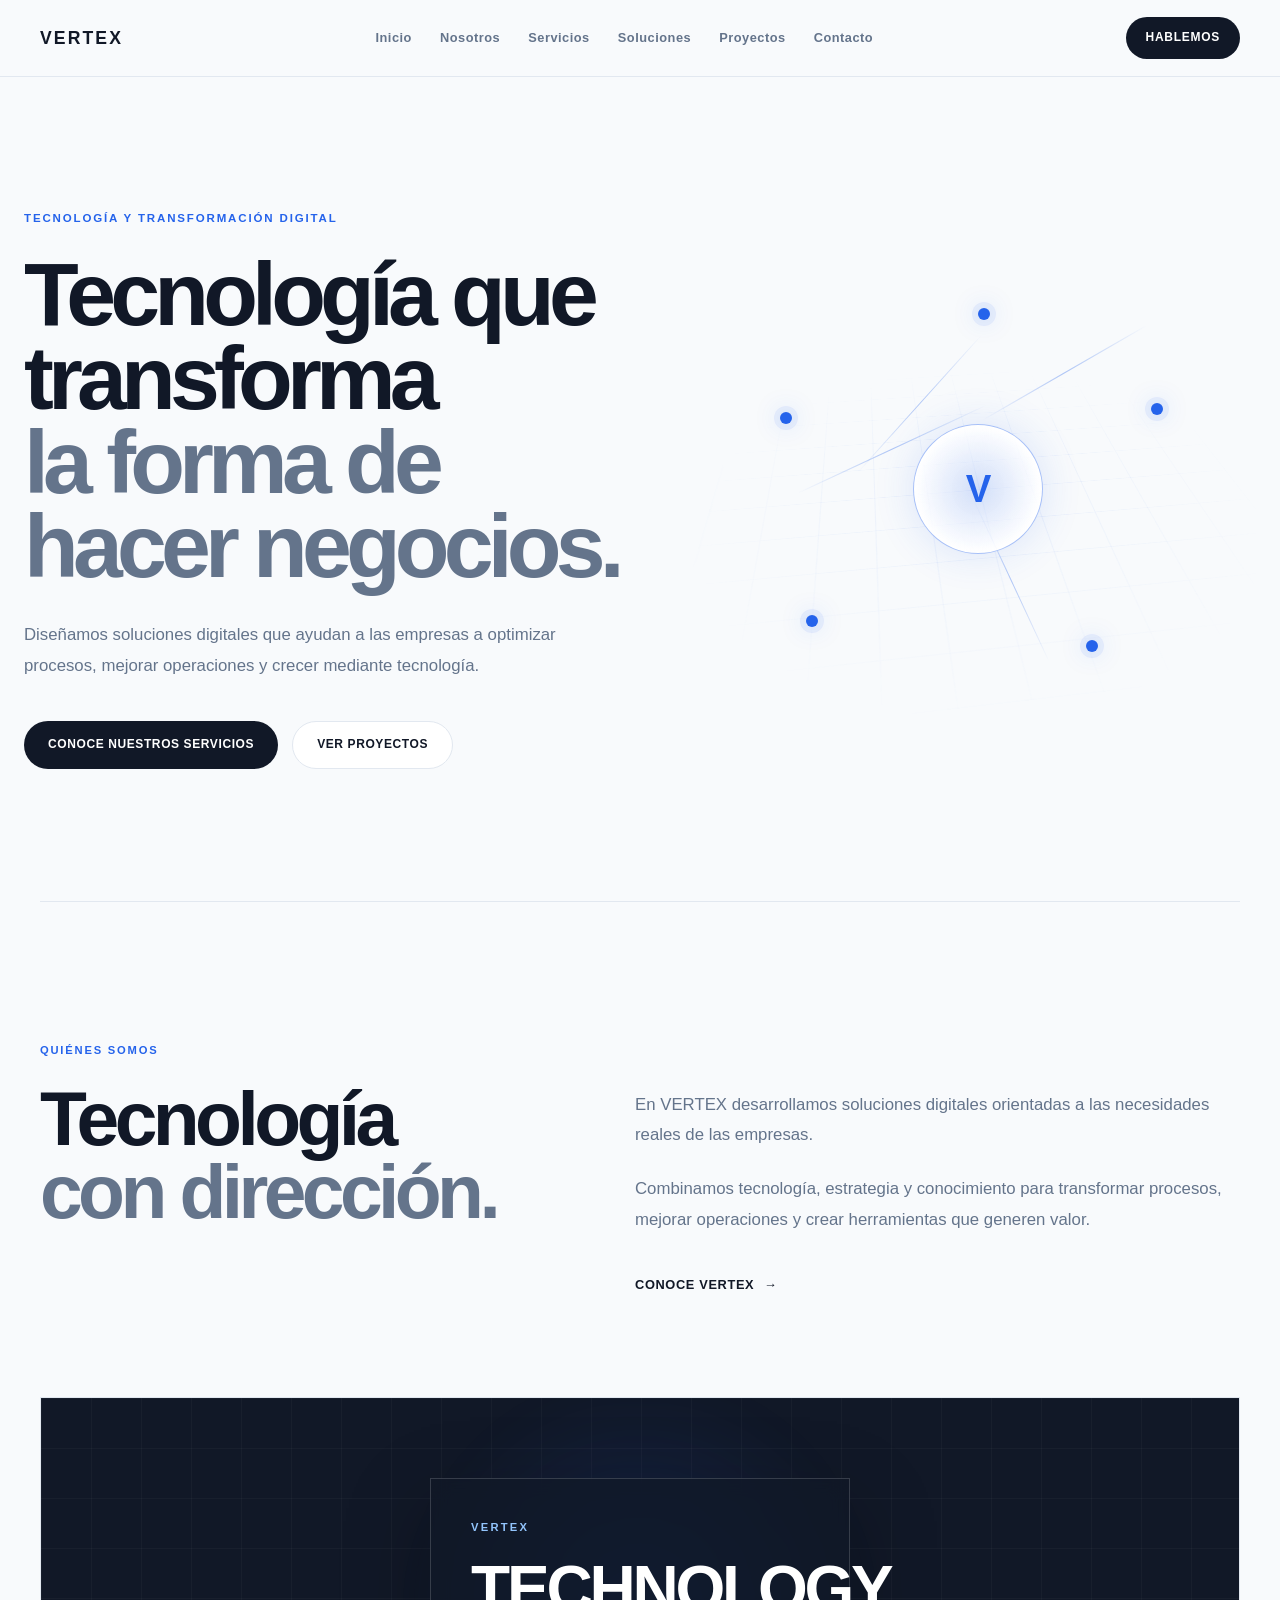
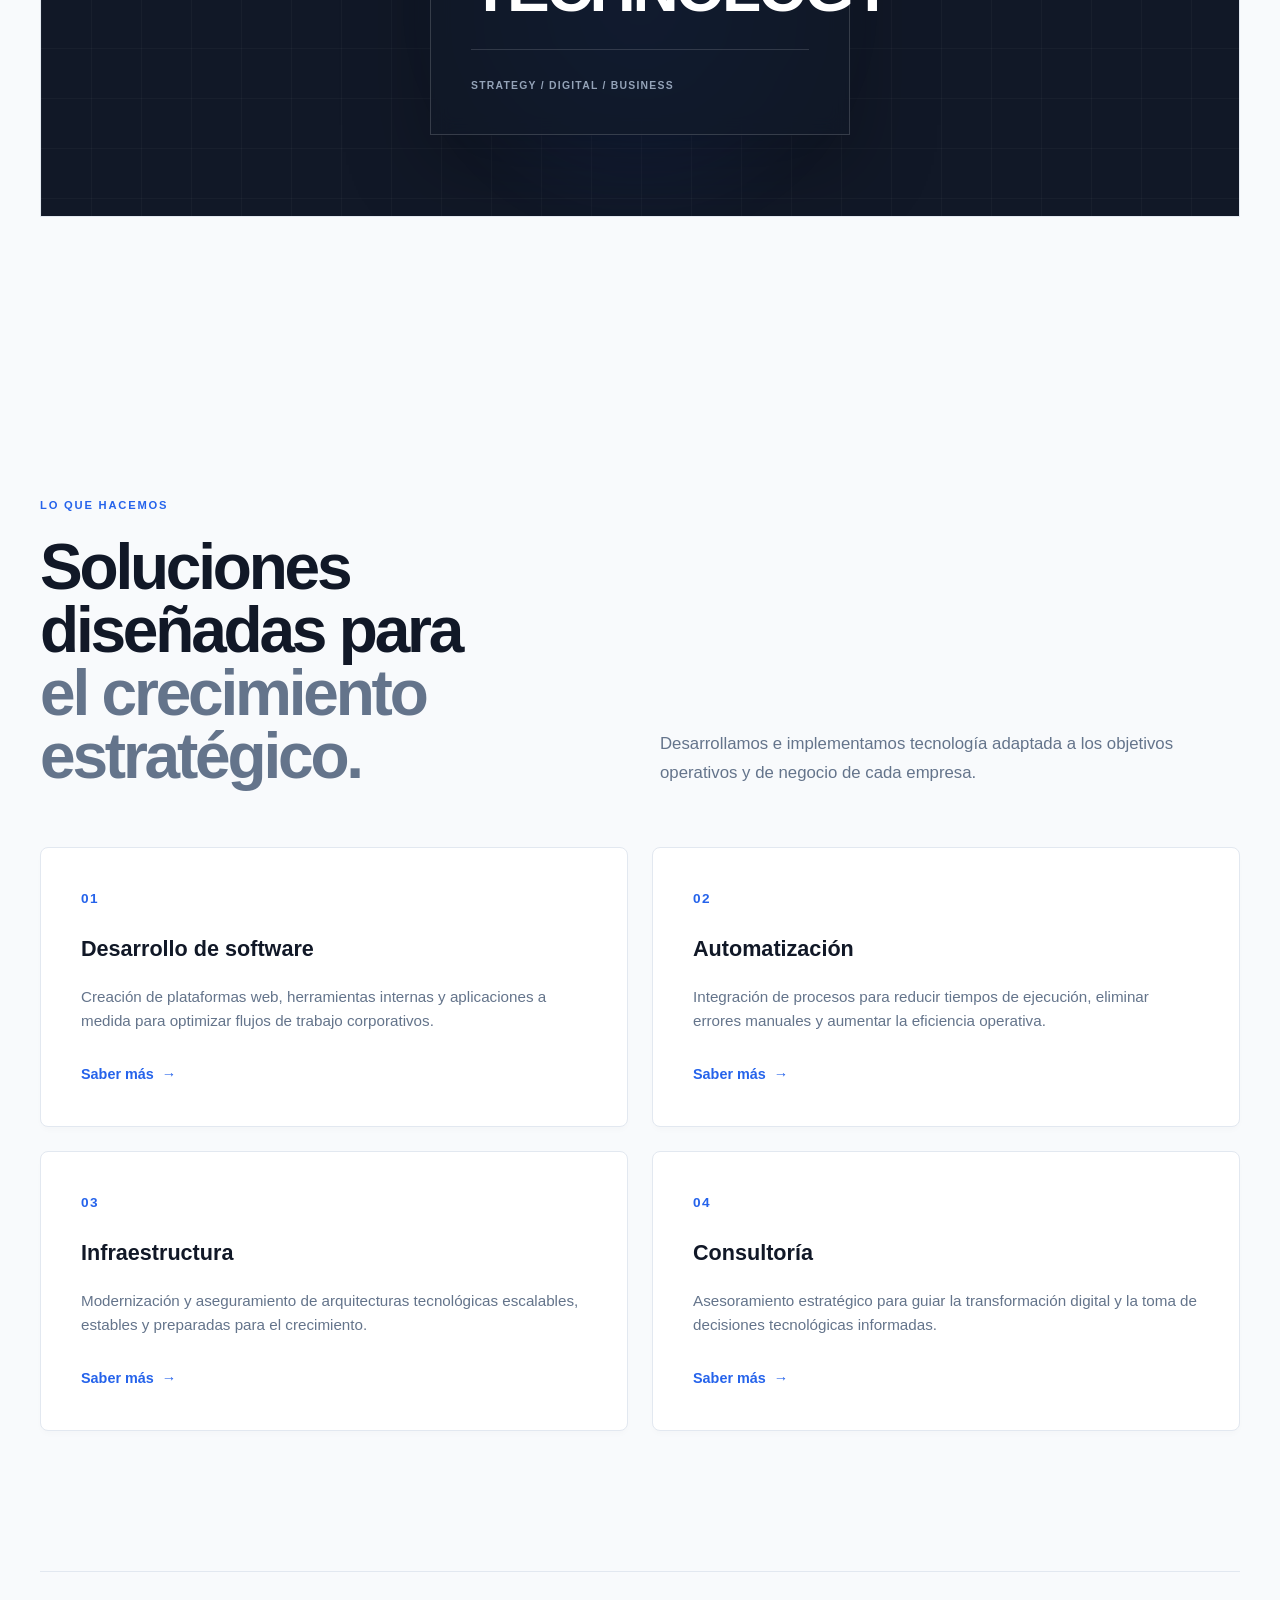
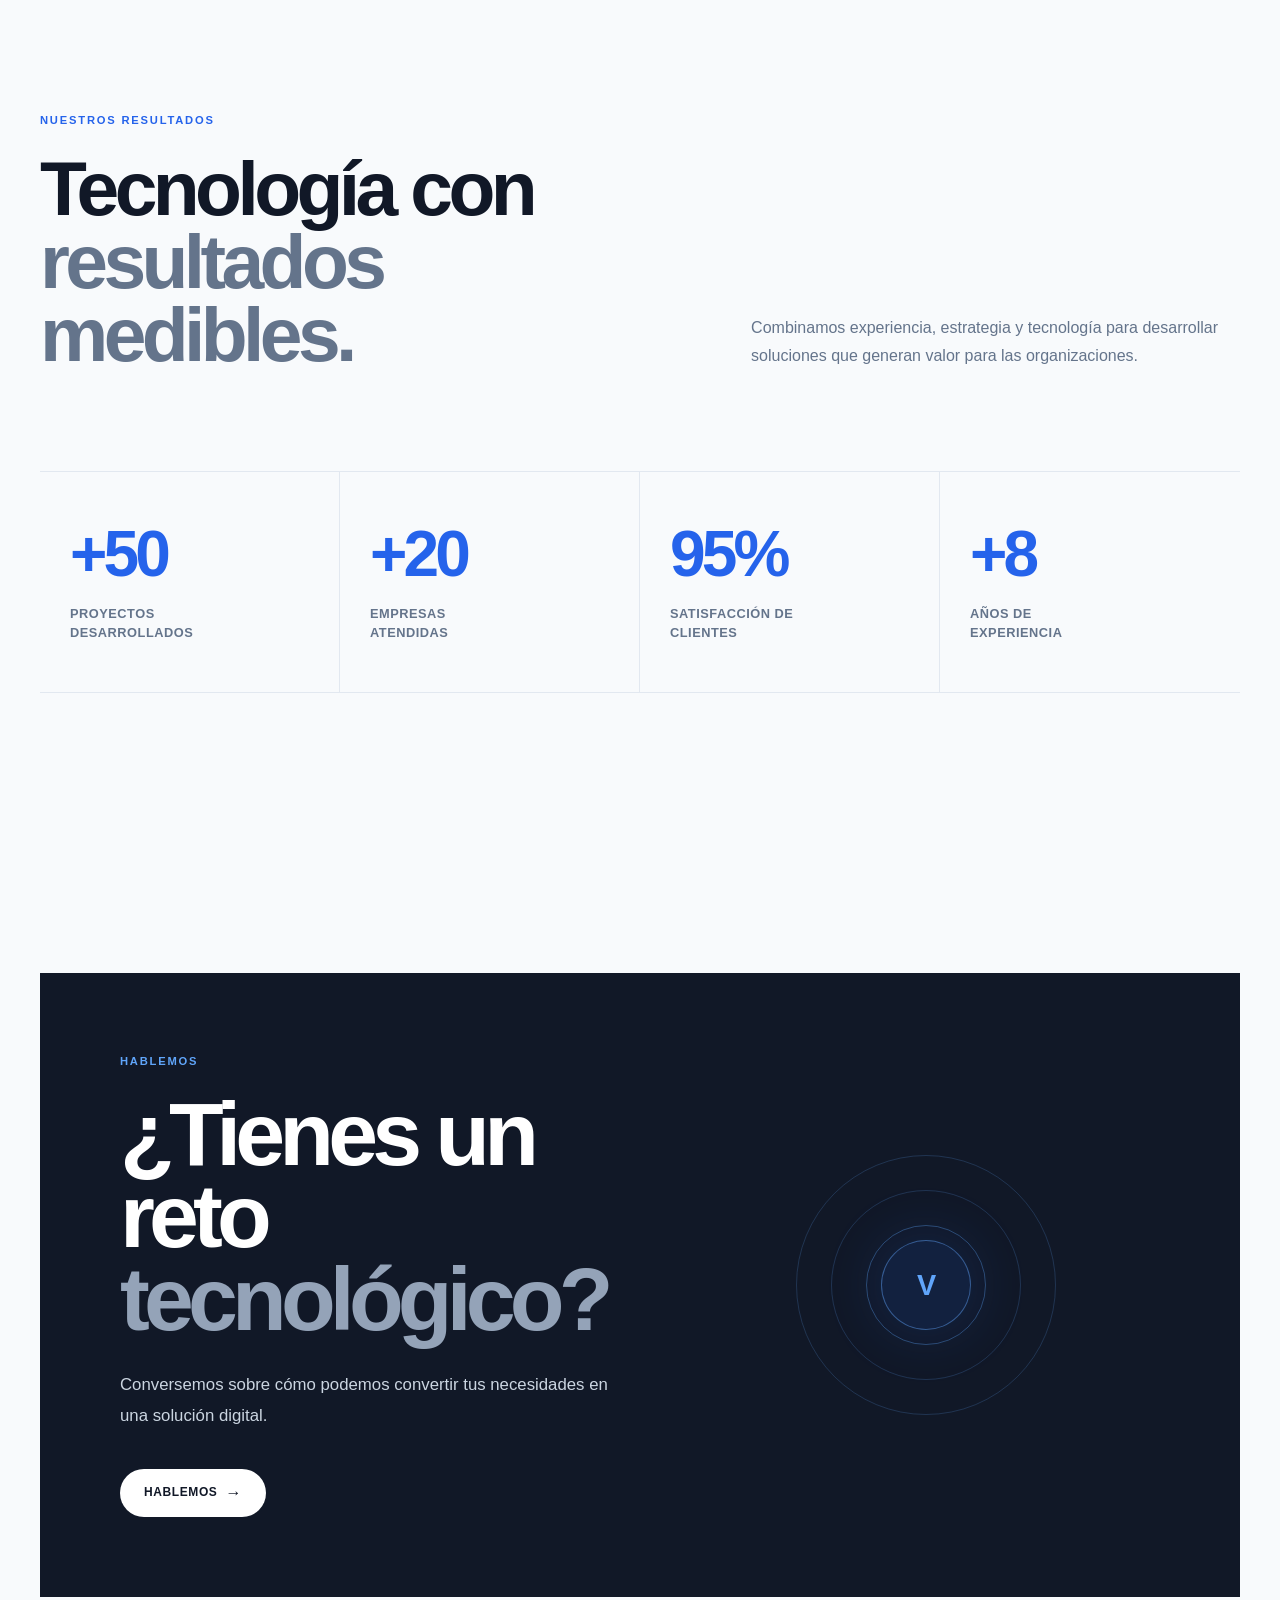
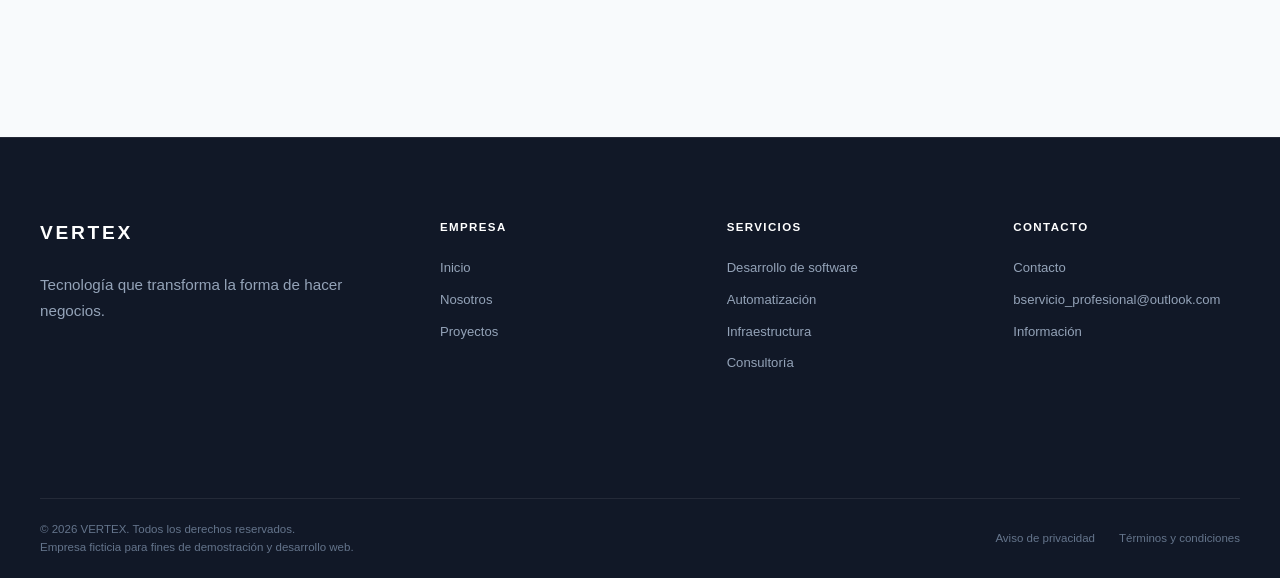
<file: index.html>
<!DOCTYPE html>
<html lang="es">
<head>
    <meta charset="UTF-8">
    <meta name="viewport" content="width=device-width, initial-scale=1.0">
    <meta
        name="description"
        content="VERTEX desarrolla soluciones digitales para empresas mediante tecnología, automatización e infraestructura."
    >
    <title>VERTEX — Tecnología que transforma</title>
    <link rel="stylesheet" href="css/styles.css">
</head>
<body>
     <header class="header">
         <div class="header-container">
             <a href="index.html" class="logo">
                 VERTEX
             </a>
             <nav class="nav" aria-label="Navegación principal">
                 <a href="index.html">Inicio</a>
                 <a href="nosotros.html">Nosotros</a>
                 <a href="servicios.html">Servicios</a>
                 <a href="soluciones.html">Soluciones</a>
                 <a href="proyectos.html">Proyectos</a>
                 <a href="contacto.html">Contacto</a>
             </nav>
             <a href="contacto.html" class="header-cta">
                 Hablemos
             </a>
            <button class="menu-toggle" aria-label="Abrir menú" aria-expanded="false">☰</button>
         </div>
     </header>
     <main>
<!-- =====================================================
HERO
===================================================== -->
        <section class="hero">
            <div class="hero-content">
                <p class="hero-eyebrow">
                    TECNOLOGÍA Y TRANSFORMACIÓN DIGITAL
                </p>
                <h1>
                    Tecnología que transforma
                    <span>la forma de hacer negocios.</span>
                </h1>
                <p class="hero-description">
                    Diseñamos soluciones digitales que ayudan a las
                    empresas a optimizar procesos, mejorar operaciones
                    y crecer mediante tecnología.
                </p>
                <div class="hero-actions">
                    <a href="servicios.html" class="button button-primary">
                        Conoce nuestros servicios
                    </a>
                    <a href="proyectos.html" class="button button-secondary">
                        Ver proyectos
                    </a>
                </div>
            </div>
        <!-- =================================================
             HERO VISUAL
             ================================================= -->
            <div class="hero-visual" aria-hidden="true">
                <div class="hero-grid"></div>
                <div class="hero-network">
                    <div class="network-line line-one"></div>
                    <div class="network-line line-two"></div>
                    <div class="network-line line-three"></div>
                    <div class="network-line line-four"></div>
                    <div class="network-node node-one"></div>
                    <div class="network-node node-two"></div>
                    <div class="network-node node-three"></div>
                    <div class="network-node node-four"></div>
                    <div class="network-node node-five"></div>
                    <div class="network-core">
                        <span>V</span>
                    </div>
                </div>
            </div>
        </section>
<!-- =====================================================
ABOUT / QUIÉNES SOMOS
===================================================== -->
        <section class="about section">
            <div class="about-content">
                <div class="about-intro">
                    <p class="section-eyebrow">
                        QUIÉNES SOMOS
                    </p>
                    <h2>
                        Tecnología
                        <span>con dirección.</span>
                    </h2>
                </div>
                <div class="about-description">
                    <p>
                        En VERTEX desarrollamos soluciones digitales
                        orientadas a las necesidades reales de las empresas.
                    </p>
                     <p>
                        Combinamos tecnología, estrategia y conocimiento
                        para transformar procesos, mejorar operaciones
                        y crear herramientas que generen valor.
                    </p>
                    <a href="nosotros.html" class="text-link">
                        Conoce VERTEX
                        <span>→</span>
                    </a>
                </div>
            </div>
    <!-- Visual corporativo -->
            <div class="about-visual">
                <div class="about-visual-grid"></div>
                <div class="about-card">
                    <span class="about-card-label">
                        VERTEX
                    </span>
                    <strong>
                        TECHNOLOGY
                    </strong>
                    <span class="about-card-divider"></span>
                    <span class="about-card-small">
                        STRATEGY / DIGITAL / BUSINESS
                    </span>
                </div>
            </div>
        </section>
        <!-- =====================================================
             SERVICIOS DESTACADOS
             ===================================================== -->
        <section class="services section">
            <div class="services-header">
                <div>
                    <p class="section-eyebrow">
                        LO QUE HACEMOS
                    </p>
                    <h2>
                        Soluciones diseñadas para
                        <span>el crecimiento estratégico.</span>
                    </h2>
                </div>
                <p class="services-intro">
                    Desarrollamos e implementamos tecnología adaptada a los objetivos operativos y de negocio de cada empresa.
                </p>
            </div>
            <div class="services-grid">
                <article class="service-card">
                    <span class="service-number">01</span>
                    <h3>Desarrollo de software</h3>
                    <p>
                        Creación de plataformas web, herramientas internas y aplicaciones a medida para optimizar flujos de trabajo corporativos.
                    </p>
                    <a href="servicios.html" class="service-link">
                        Saber más <span>→</span>
                    </a>
                </article>
                <article class="service-card">
                    <span class="service-number">02</span>
                    <h3>Automatización</h3>
                    <p>
                        Integración de procesos para reducir tiempos de ejecución, eliminar errores manuales y aumentar la eficiencia operativa.
                    </p>
                    <a href="servicios.html" class="service-link">
                        Saber más <span>→</span>
                    </a>
                </article>
                <article class="service-card">
                    <span class="service-number">03</span>
                    <h3>Infraestructura</h3>
                    <p>
                        Modernización y aseguramiento de arquitecturas tecnológicas escalables, estables y preparadas para el crecimiento.
                    </p>
                    <a href="servicios.html" class="service-link">
                        Saber más <span>→</span>
                    </a>
                </article>
                <article class="service-card">
                    <span class="service-number">04</span>
                    <h3>Consultoría</h3>
                    <p>
                        Asesoramiento estratégico para guiar la transformación digital y la toma de decisiones tecnológicas informadas.
                    </p>
                    <a href="servicios.html" class="service-link">
                        Saber más <span>→</span>
                    </a>
                </article>
            </div>
        </section>
<!-- =====================================================
ESTADÍSTICAS
===================================================== -->
        <section class="stats section">
            <div class="stats-header">
                <div>
                    <p class="section-eyebrow">
                        NUESTROS RESULTADOS
                    </p>
                    <h2>
                        Tecnología con
                        <span>resultados medibles.</span>
                    </h2>
                </div>
                <p class="stats-intro">
                    Combinamos experiencia, estrategia y tecnología
                    para desarrollar soluciones que generan valor
                    para las organizaciones.
                </p>
            </div>
            <div class="stats-grid">
                <div class="stat-item">
                    <strong class="stat-number">
                        +50
                    </strong>
                    <span class="stat-label">
                        Proyectos desarrollados
                    </span>
                </div>
                <div class="stat-item">
                    <strong class="stat-number">
                        +20
                    </strong>
                    <span class="stat-label">
                        Empresas atendidas
                    </span>
                </div>
                <div class="stat-item">
                    <strong class="stat-number">
                        95%
                    </strong>
                    <span class="stat-label">
                        Satisfacción de clientes
                    </span>
                </div>
                <div class="stat-item">
                    <strong class="stat-number">
                        +8
                    </strong>
                    <span class="stat-label">
                        Años de experiencia
                    </span>
                </div>
            </div>
        </section>
<!-- =====================================================
CTA
===================================================== -->
        <section class="cta section">
            <div class="cta-container">
                <div class="cta-content">
                    <p class="section-eyebrow">
                        HABLEMOS
                    </p>
                    <h2>
                        ¿Tienes un reto
                        <span>tecnológico?</span>
                    </h2>
                    <p class="cta-description">
                        Conversemos sobre cómo podemos convertir
                        tus necesidades en una solución digital.
                    </p>
                    <a href="contacto.html" class="button cta-button">
                        Hablemos
                        <span>→</span>
                    </a>
                </div>
                <div class="cta-visual" aria-hidden="true">
                    <div class="cta-circle circle-one"></div>
                    <div class="cta-circle circle-two"></div>
                    <div class="cta-circle circle-three"></div>
                    <div class="cta-core">
                        <span>V</span>
                    </div>
                </div>
            </div>
        </section>
    </main>
<!-- =====================================================
FOOTER
===================================================== -->
    <footer class="footer">
        <div class="footer-container">
            <div class="footer-main">
                <div class="footer-brand">
                    <a href="index.html" class="footer-logo">
                        VERTEX
                    </a>
                    <p>
                        Tecnología que transforma
                        la forma de hacer negocios.
                    </p>
                </div>
                <div class="footer-column">
                    <h3>
                        Empresa
                    </h3>
                    <a href="index.html">
                        Inicio
                    </a>
                    <a href="nosotros.html">
                        Nosotros
                    </a>
                    <a href="proyectos.html">
                        Proyectos
                    </a>
                </div>
                <div class="footer-column">
                    <h3>
                        Servicios
                    </h3>
                    <a href="servicios.html">
                        Desarrollo de software
                    </a>
                    <a href="servicios.html">
                        Automatización
                    </a>
                    <a href="servicios.html">
                        Infraestructura
                    </a>
                    <a href="servicios.html">
                        Consultoría
                    </a>
                </div>
                <div class="footer-column">
                    <h3>
                        Contacto
                    </h3>
                    <a href="contacto.html">
                        Contacto
                    </a>
                    <a href="mailto:bservicio_profesional@outlook.com">
                        bservicio_profesional@outlook.com
                    </a>
                    <a href="contacto.html">
                        Información
                    </a>
                </div>
            </div>
            <div class="footer-bottom">
                <p>
                    © 2026 VERTEX. Todos los derechos reservados.<br>
                    Empresa ficticia para fines de demostración y desarrollo web.
                </p>
                <div class="footer-legal">
                    <a href="#">
                        Aviso de privacidad
                    </a>
                    <a href="#">
                        Términos y condiciones
                    </a>
                </div>
            </div>
        </div>
    </footer>
    <script src="js/script.js"></script>
</body>
</html>
</file>
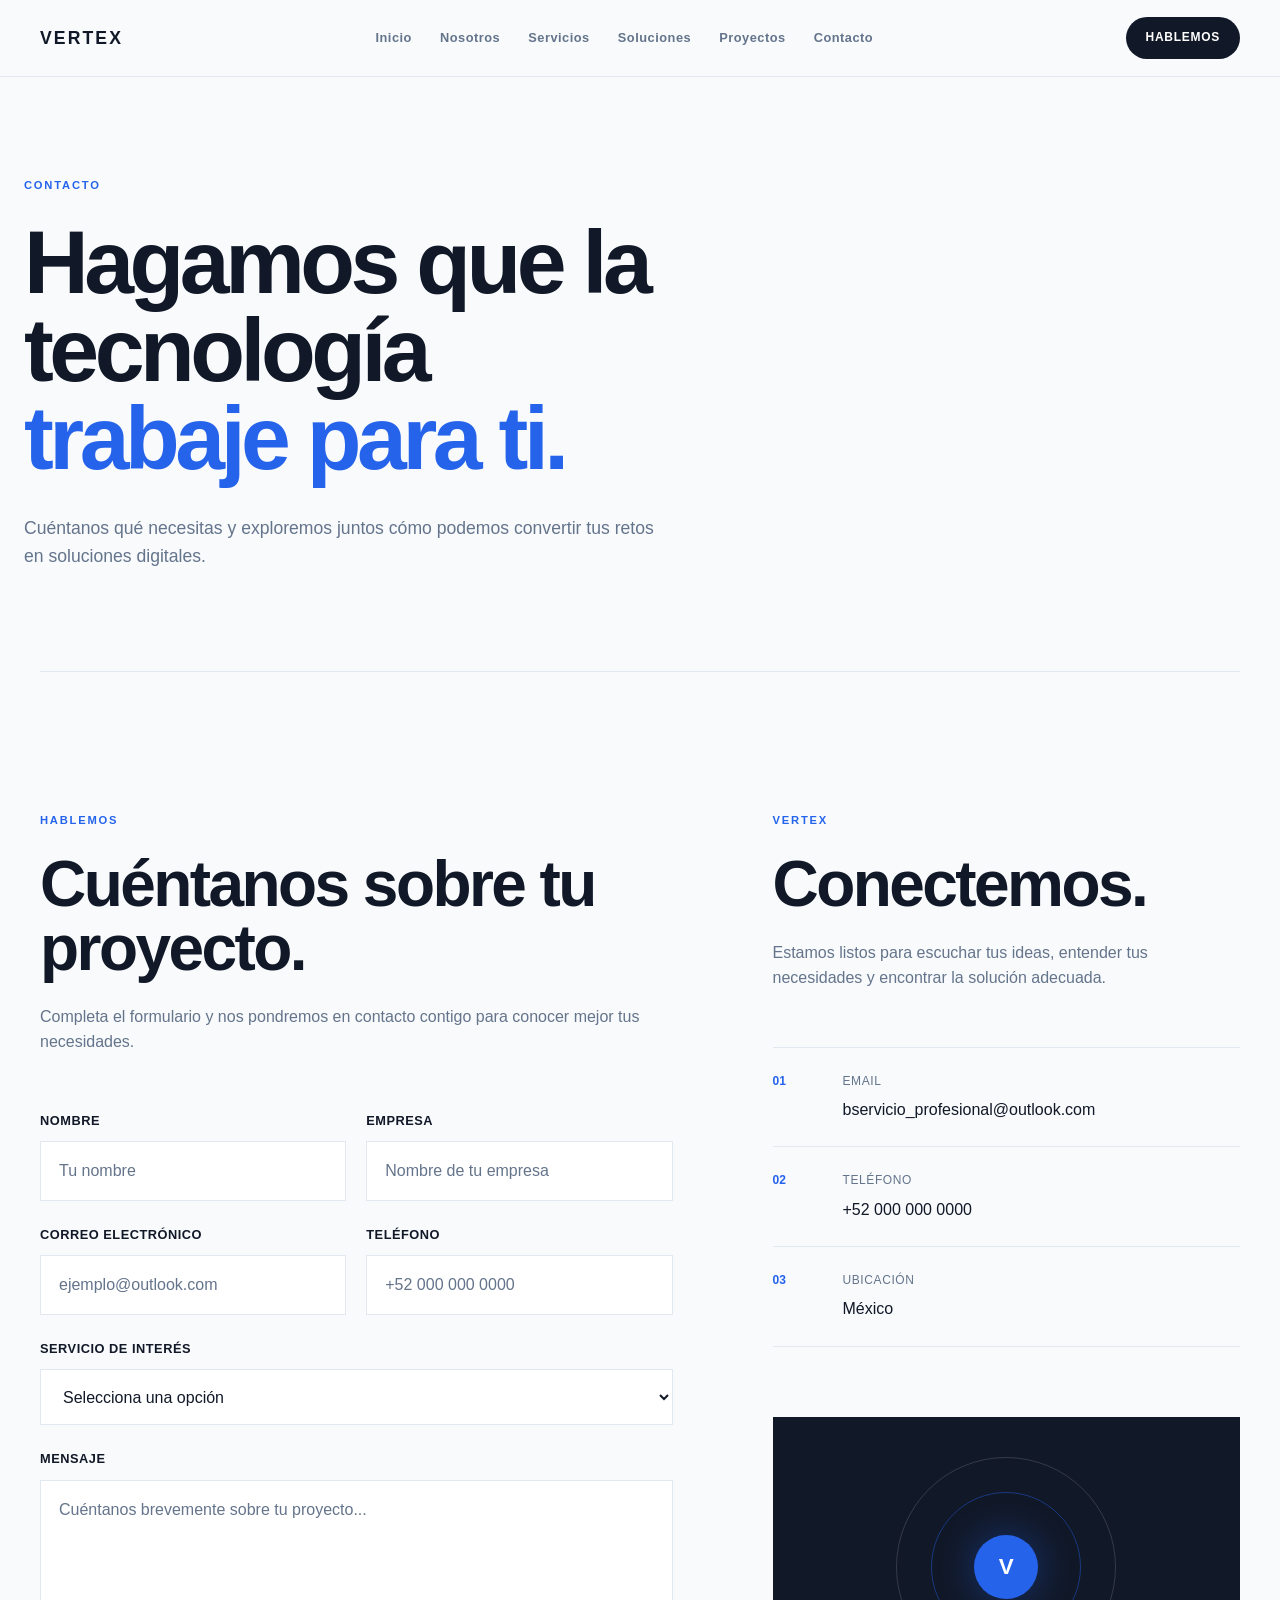
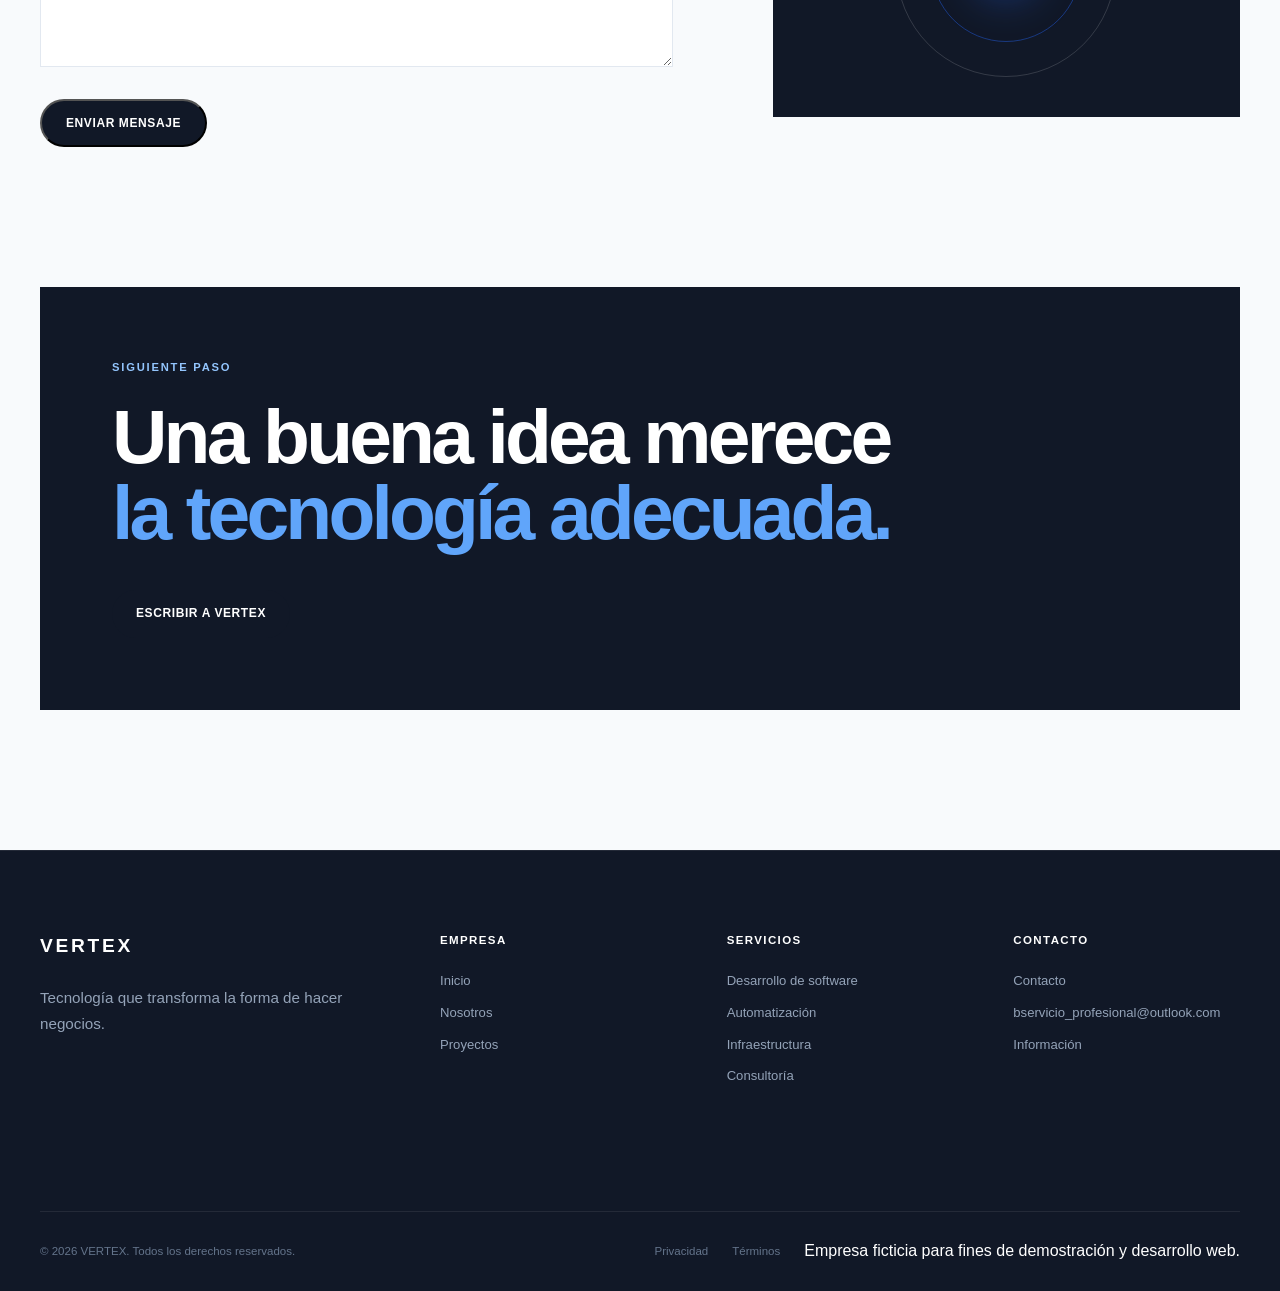
<file: contacto.html>
<!DOCTYPE html>
<html lang="es">
<head>
    <meta charset="UTF-8">
    <meta name="viewport" content="width=device-width, initial-scale=1.0">
    <title>Contacto | VERTEX</title>
    <meta
        name="description"
        content="Ponte en contacto con VERTEX y descubre cómo podemos ayudarte a transformar tu empresa mediante tecnología."
    >
    <link rel="stylesheet" href="css/styles.css">
</head>
<body>
<!-- =====================================================
HEADER
===================================================== -->
    <header class="header">
        <div class="header-container">
            <a href="index.html" class="logo">VERTEX</a>
            <nav class="nav" aria-label="Navegación principal">
                <a href="index.html">Inicio</a>
                <a href="nosotros.html">Nosotros</a>
                <a href="servicios.html">Servicios</a>
                <a href="soluciones.html">Soluciones</a>
                <a href="proyectos.html">Proyectos</a>
                <a href="contacto.html">Contacto</a>
            </nav>
            <a href="contacto.html" class="header-cta">Hablemos</a>
            <button
                class="menu-toggle"
                aria-label="Abrir menú"
                aria-expanded="false"
            >
                ☰
            </button>
        </div>
    </header>
    <main>
<!-- =================================================
HERO
================================================= -->
        <section class="contact-hero">
            <div class="contact-hero-content">
                <p class="section-eyebrow">
                    CONTACTO
                </p>
                <h1>
                    Hagamos que la tecnología
                    <span>trabaje para ti.</span>
                </h1>
                <p>
                    Cuéntanos qué necesitas y exploremos juntos
                    cómo podemos convertir tus retos en soluciones
                    digitales.
                </p>
            </div>
        </section>
<!-- =================================================
CONTACTO PRINCIPAL
================================================= -->
        <section class="section contact-main">
            <div class="contact-grid">
                <!-- FORMULARIO -->
                <div class="contact-form-container">
                    <div class="contact-form-header">
                        <p class="section-eyebrow">
                            HABLEMOS
                        </p>
                        <h2>
                            Cuéntanos sobre tu proyecto.
                        </h2>
                        <p>
                            Completa el formulario y nos pondremos
                            en contacto contigo para conocer mejor
                            tus necesidades.
                        </p>
                    </div>
                    <form class="contact-form">
                        <div class="form-row">
                            <div class="form-group">
                                <label for="name">
                                    Nombre
                                </label>
                                <input
                                    type="text"
                                    id="name"
                                    name="name"
                                    placeholder="Tu nombre"
                                    required
                                >
                            </div>
                            <div class="form-group">
                                <label for="company">
                                    Empresa
                                </label>
                                <input
                                    type="text"
                                    id="company"
                                    name="company"
                                    placeholder="Nombre de tu empresa"
                                >
                            </div>
                        </div>
                        <div class="form-row">
                            <div class="form-group">
                                <label for="email">
                                    Correo electrónico
                                </label>
                                <input
                                    type="email"
                                    id="email"
                                    name="email"
                                    placeholder="ejemplo@outlook.com"
                                    required
                                >
                            </div>
                            <div class="form-group">
                                <label for="phone">
                                    Teléfono
                                </label>
                                <input
                                    type="tel"
                                    id="phone"
                                    name="phone"
                                    placeholder="+52 000 000 0000"
                                >
                            </div>
                        </div>
                        <div class="form-group">
                            <label for="service">
                                Servicio de interés
                            </label>
                            <select
                                id="service"
                                name="service"
                            >
                                <option value="">
                                    Selecciona una opción
                                </option>
                                <option value="software">
                                    Desarrollo de software
                                </option>
                                <option value="automation">
                                    Automatización de procesos
                                </option>
                                <option value="infrastructure">
                                    Infraestructura tecnológica
                                </option>
                                <option value="consulting">
                                    Consultoría digital
                                </option>
                            </select>
                        </div>
                        <div class="form-group">
                            <label for="message">
                                Mensaje
                            </label>
                            <textarea
                                id="message"
                                name="message"
                                rows="6"
                                placeholder="Cuéntanos brevemente sobre tu proyecto..."
                                required
                            ></textarea>
                        </div>
                        <button
                            type="submit"
                            class="button button-primary form-submit"
                        >
                            Enviar mensaje
                        </button>
                    </form>
                </div>
                <!-- INFORMACIÓN -->
                <aside class="contact-info">
                    <div class="contact-info-header">
                        <p class="section-eyebrow">
                            VERTEX
                        </p>
                        <h2>
                            Conectemos.
                        </h2>
                        <p>
                            Estamos listos para escuchar tus ideas,
                            entender tus necesidades y encontrar
                            la solución adecuada.
                        </p>
                    </div>
                    <div class="contact-details">
                        <div class="contact-detail">
                            <span class="contact-detail-number">
                                01
                            </span>
                            <div>
                                <span class="contact-detail-label">
                                    Email
                                </span>
                                <a href="mailto:bservicio_profesional@outlook.com">
                                    bservicio_profesional@outlook.com
                                </a>
                            </div>
                        </div>
                        <div class="contact-detail">
                            <span class="contact-detail-number">
                                02
                            </span>
                            <div>
                                <span class="contact-detail-label">
                                    Teléfono
                                </span>
                                <a href="tel:+520000000000">
                                    +52 000 000 0000
                                </a>
                            </div>
                        </div>
                        <div class="contact-detail">
                            <span class="contact-detail-number">
                                03
                            </span>
                            <div>
                                <span class="contact-detail-label">
                                    Ubicación
                                </span>
                                <span>
                                    México
                                </span>
                            </div>
                        </div>
                    </div>
                    <!-- VISUAL -->
                    <div class="contact-visual">
                        <div class="contact-orbit orbit-one"></div>
                        <div class="contact-orbit orbit-two"></div>
                        <div class="contact-core">
                            V
                        </div>
                    </div>
                </aside>
            </div>
        </section>
<!-- =================================================
CTA
================================================= -->
        <section class="contact-cta">
            <div class="contact-cta-container">
                <div class="contact-cta-content">
                    <p class="section-eyebrow">
                        SIGUIENTE PASO
                    </p>
                    <h2>
                        Una buena idea merece
                        <span>la tecnología adecuada.</span>
                    </h2>
                    <a
                        href="mailto:bservicio_profesional@outlook.com"
                        class="button button-primary"
                    >
                        Escribir a VERTEX
                    </a>
                </div>
            </div>
        </section>
    </main>
<!-- =====================================================
FOOTER
===================================================== -->
    <footer class="footer">
        <div class="footer-container">
            <div class="footer-main">
                <div class="footer-brand">
                    <a href="index.html" class="footer-logo">
                        VERTEX
                    </a>
                    <p>
                        Tecnología que transforma la forma
                        de hacer negocios.
                    </p>
                </div>
                <div class="footer-column">
                    <h3>Empresa</h3>
                    <a href="index.html">Inicio</a>
                    <a href="nosotros.html">Nosotros</a>
                    <a href="proyectos.html">Proyectos</a>
                </div>
                <div class="footer-column">
                    <h3>Servicios</h3>
                    <a href="servicios.html">
                        Desarrollo de software
                    </a>
                    <a href="servicios.html">
                        Automatización
                    </a>
                    <a href="servicios.html">
                        Infraestructura
                    </a>
                    <a href="servicios.html">
                        Consultoría
                    </a>
                </div>
                <div class="footer-column">
                    <h3>Contacto</h3>
                    <a href="contacto.html">
                        Contacto
                    </a>
                    <a href="mailto:bservicio_profesional@outlook.com">
                        bservicio_profesional@outlook.com
                    </a>
                    <a href="contacto.html">
                        Información
                    </a>
                </div>
            </div>
            <div class="footer-bottom">
                <p>
                    © 2026 VERTEX. Todos los derechos reservados.
                </p>
                <div class="footer-legal">
                    <a href="#">
                        Privacidad
                    </a>
                    <a href="#">
                        Términos
                    </a>
                    <span>
                        Empresa ficticia para fines de
                        demostración y desarrollo web.
                    </span>
                </div>
            </div>
        </div>
    </footer>
    <script src="js/script.js"></script>
</body>
</html>
</file>
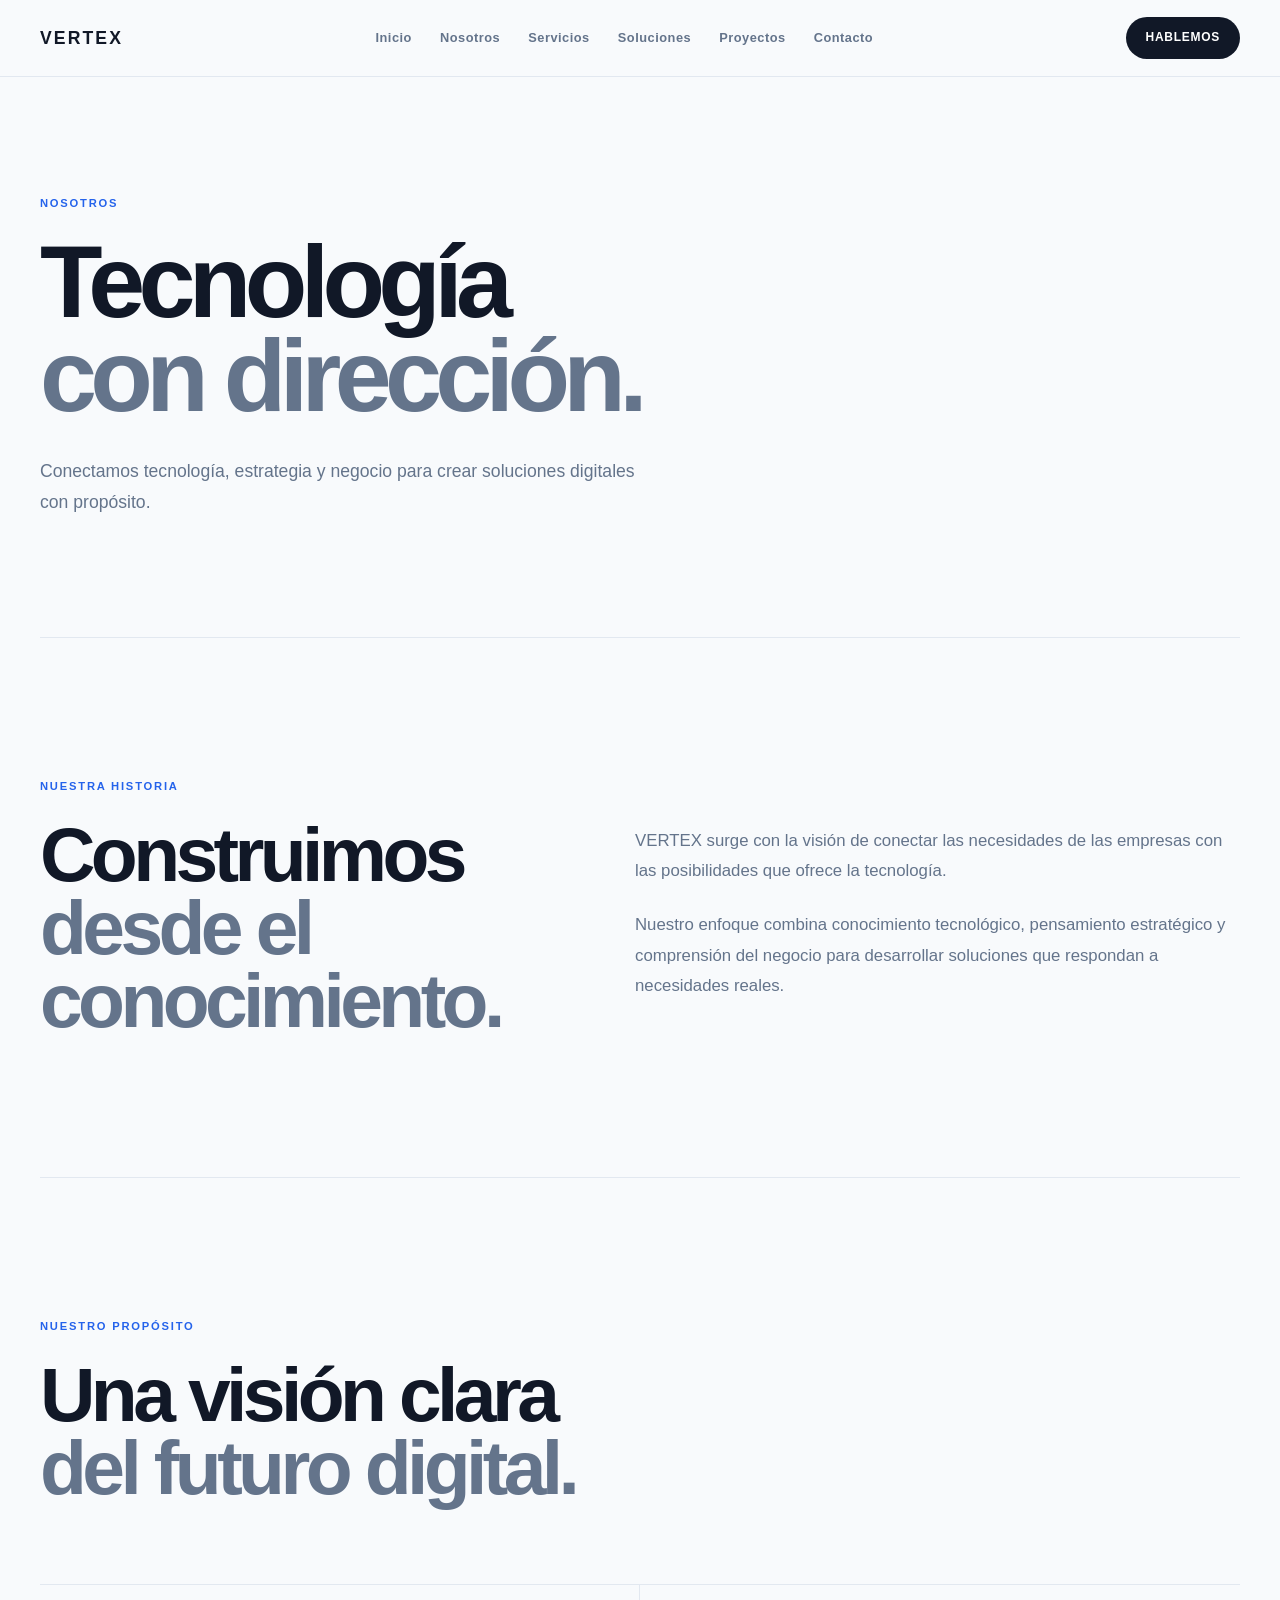
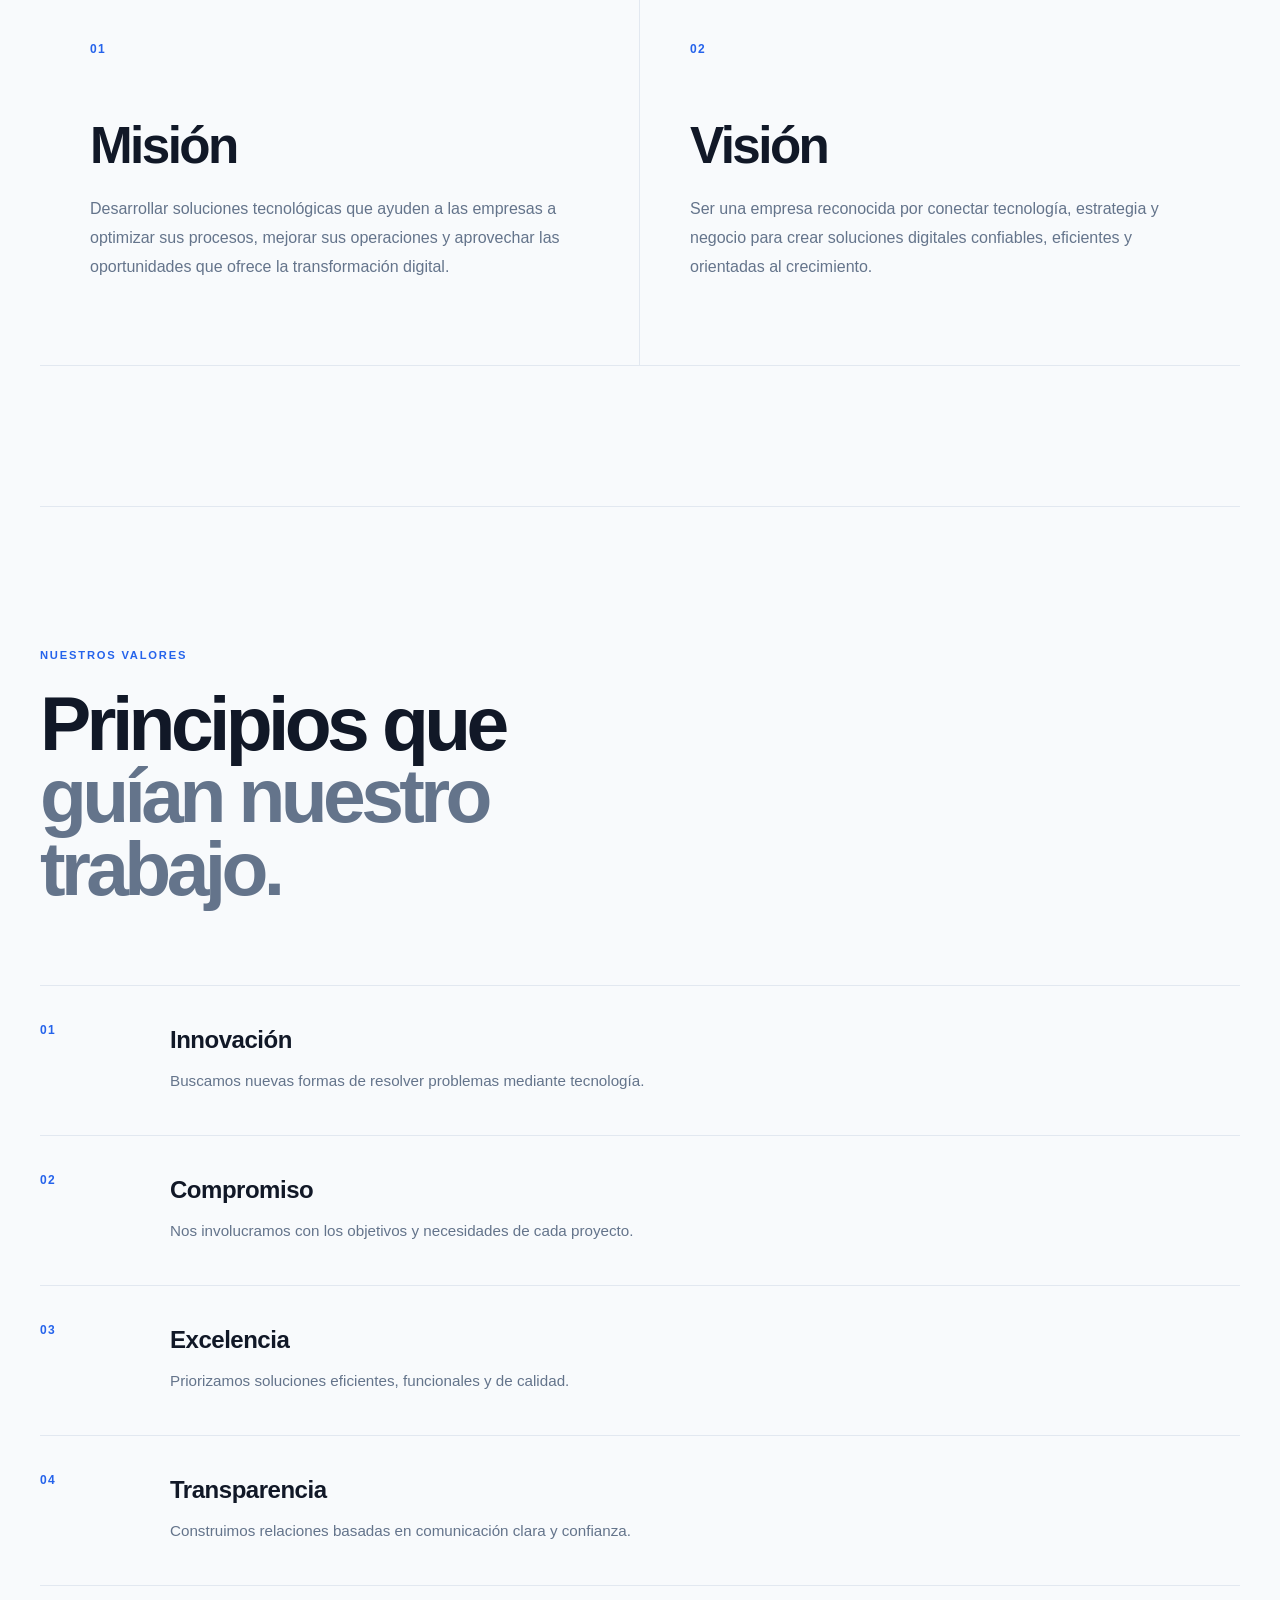
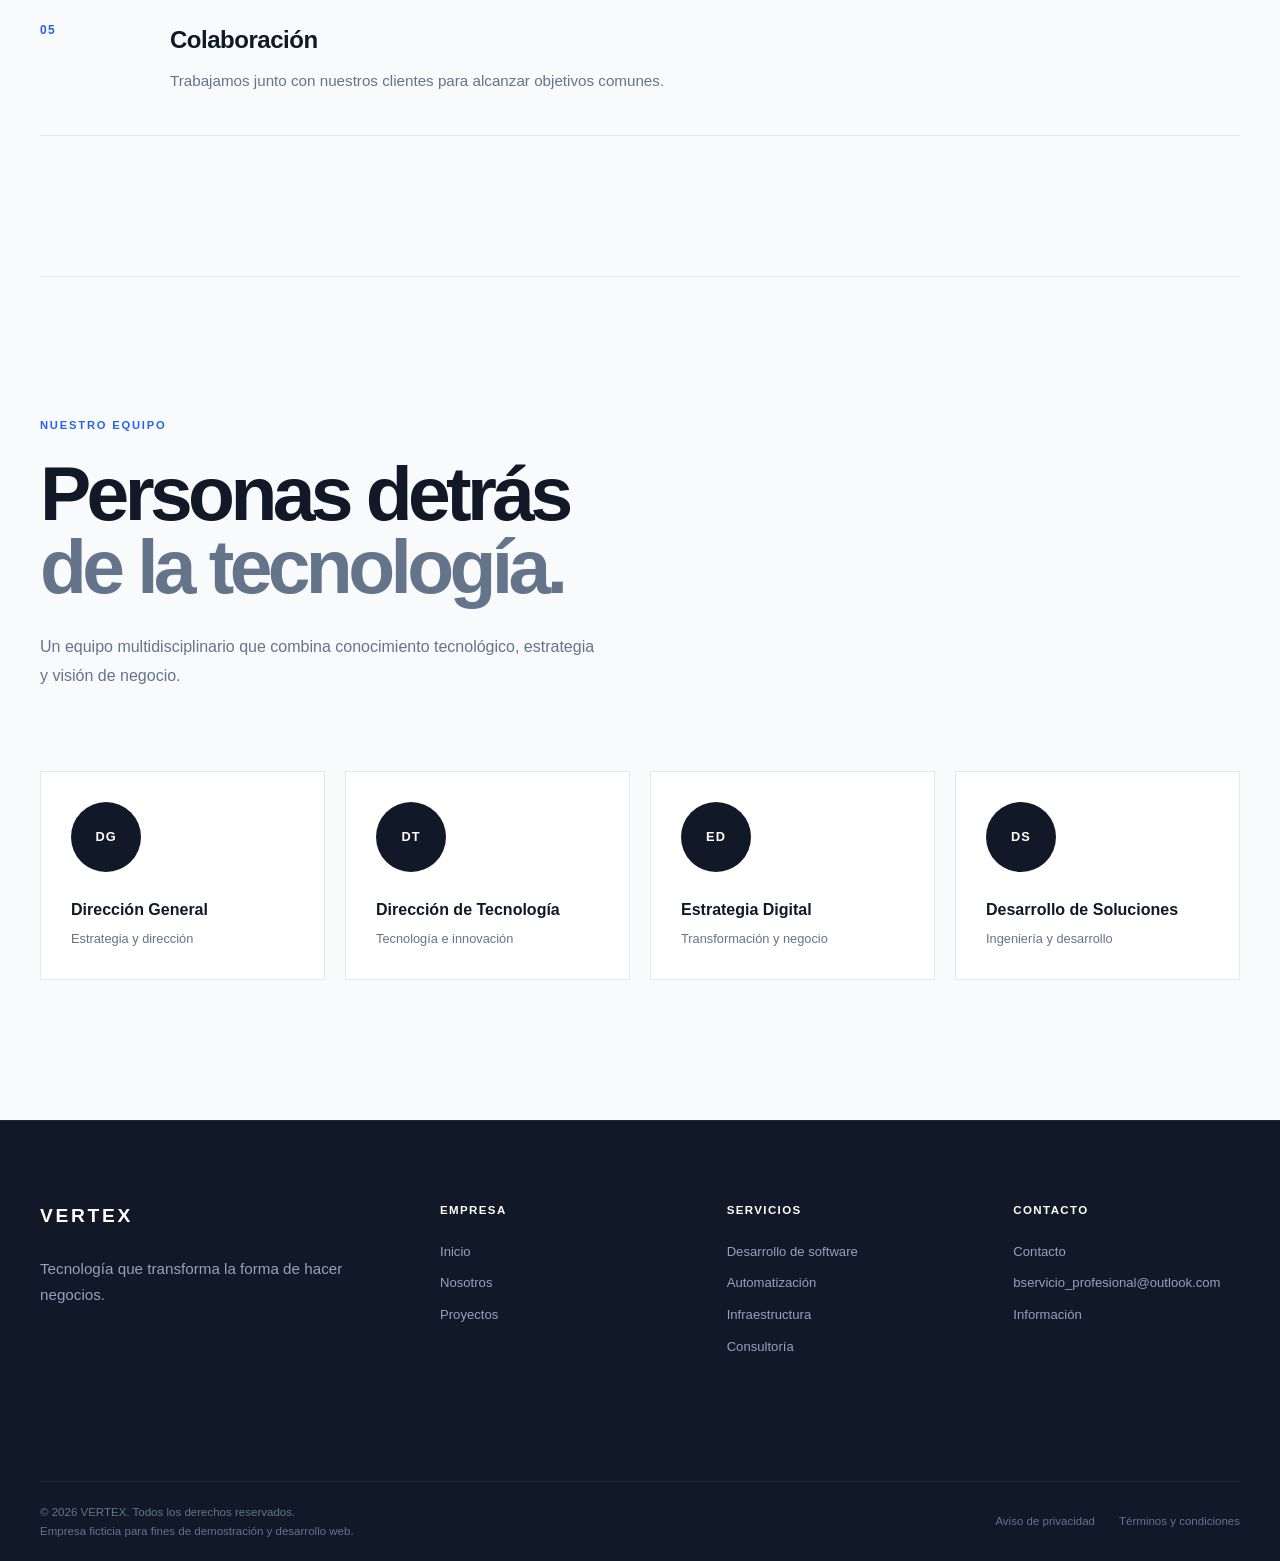
<file: nosotros.html>
<!DOCTYPE html>
<html lang="es">
<head>
    <meta charset="UTF-8">
    <meta
        name="viewport"
        content="width=device-width, initial-scale=1.0"
    >
    <meta
        name="description"
        content="Conoce VERTEX, nuestra historia, misión, visión, valores y equipo."
    >
    <title>Nosotros — VERTEX</title>
    <link
        rel="stylesheet"
        href="css/styles.css"
    >
</head>
<body>
    <header class="header">
         <div class="header-container">
             <a href="index.html" class="logo">
                 VERTEX
             </a>
             <nav class="nav" aria-label="Navegación principal">
                 <a href="index.html">Inicio</a>
                 <a href="nosotros.html">Nosotros</a>
                 <a href="servicios.html">Servicios</a>
                 <a href="soluciones.html">Soluciones</a>
                 <a href="proyectos.html">Proyectos</a>
                 <a href="contacto.html">Contacto</a>
             </nav>
             <a href="contacto.html" class="header-cta">
                 Hablemos
             </a>
            <button class="menu-toggle" aria-label="Abrir menú" aria-expanded="false">☰</button>
         </div>
     </header>
<main>
    <!-- =====================================================
         NOSOTROS — HERO
         ===================================================== -->
    <section class="page-hero">
        <div class="page-hero-content">
            <p class="section-eyebrow">
                NOSOTROS
            </p>
            <h1>
                Tecnología
                <span>con dirección.</span>
            </h1>
            <p>
                Conectamos tecnología, estrategia y negocio
                para crear soluciones digitales con propósito.
            </p>
        </div>
    </section>
    <!-- =====================================================
         HISTORIA
         ===================================================== -->
    <section class="about-history section">
        <div class="about-history-content">
            <div>
                <p class="section-eyebrow">
                    NUESTRA HISTORIA
                </p>
                <h2>
                    Construimos
                    <span>desde el conocimiento.</span>
                </h2>
            </div>
            <div class="about-history-text">
                <p>
                    VERTEX surge con la visión de conectar
                    las necesidades de las empresas con
                    las posibilidades que ofrece la tecnología.
                </p>
                <p>
                    Nuestro enfoque combina conocimiento
                    tecnológico, pensamiento estratégico y
                    comprensión del negocio para desarrollar
                    soluciones que respondan a necesidades reales.
                </p>
            </div>
        </div>
    </section>
<!-- =====================================================
MISIÓN Y VISIÓN
===================================================== -->
    <section class="mission-vision section">
        <div class="mission-vision-header">
            <p class="section-eyebrow">
                NUESTRO PROPÓSITO
            </p>
            <h2>
                Una visión clara
                <span>del futuro digital.</span>
            </h2>
        </div>
        <div class="mission-vision-grid">
            <article class="mission-card">
                <span class="mission-vision-number">
                    01
                </span>
                <h3>
                    Misión
                </h3>
                <p>
                    Desarrollar soluciones tecnológicas que
                    ayuden a las empresas a optimizar sus
                    procesos, mejorar sus operaciones y
                    aprovechar las oportunidades que ofrece
                    la transformación digital.
                </p>
            </article>
            <article class="mission-card">
                <span class="mission-vision-number">
                    02
                </span>
                <h3>
                    Visión
                </h3>
                <p>
                    Ser una empresa reconocida por conectar
                    tecnología, estrategia y negocio para
                    crear soluciones digitales confiables,
                    eficientes y orientadas al crecimiento.
                </p>
            </article>
        </div>
    </section>
<!-- =====================================================
VALORES
===================================================== -->
    <section class="values section">
        <div class="values-header">
            <p class="section-eyebrow">
                NUESTROS VALORES
            </p>
            <h2>
                Principios que
                <span>guían nuestro trabajo.</span>
            </h2>
        </div>
        <div class="values-list">
            <article class="value-item">
                <span>01</span>
                <div>
                    <h3>
                        Innovación
                    </h3>
                    <p>
                        Buscamos nuevas formas de resolver
                        problemas mediante tecnología.
                    </p>
                </div>
            </article>
            <article class="value-item">
                <span>02</span>
                <div>
                    <h3>
                        Compromiso
                    </h3>
                    <p>
                        Nos involucramos con los objetivos
                        y necesidades de cada proyecto.
                    </p>
                </div>
            </article>
            <article class="value-item">
                <span>03</span>
                <div>
                    <h3>
                        Excelencia
                    </h3>
                    <p>
                        Priorizamos soluciones eficientes,
                        funcionales y de calidad.
                    </p>
                </div> 
            </article>
            <article class="value-item">
                <span>04</span>
                <div>
                    <h3>
                        Transparencia
                    </h3>
                    <p>
                        Construimos relaciones basadas en
                        comunicación clara y confianza.
                    </p>
                </div>
            </article>
            <article class="value-item">
                <span>05</span>
                <div>
                    <h3>
                        Colaboración
                    </h3>
                    <p>
                        Trabajamos junto con nuestros clientes
                        para alcanzar objetivos comunes.
                    </p>
                </div>
            </article>
        </div>
    </section>
<!-- =====================================================
EQUIPO
===================================================== -->
    <section class="team section">
        <div class="team-header">
            <p class="section-eyebrow">
                NUESTRO EQUIPO
            </p>
            <h2>
                Personas detrás
                <span>de la tecnología.</span>
            </h2>
            <p>
                Un equipo multidisciplinario que combina
                conocimiento tecnológico, estrategia y
                visión de negocio.
            </p>
        </div>
        <div class="team-grid">
            <article class="team-member">
                <div class="team-avatar">
                    <span>DG</span>
                </div>
                <h3>
                    Dirección General
                </h3>
                <p>
                    Estrategia y dirección
                </p>
            </article>
            <article class="team-member">
                <div class="team-avatar">
                    <span>DT</span>
                </div>
                <h3>
                    Dirección de Tecnología
                </h3>
                <p>
                    Tecnología e innovación
                </p>
            </article>
            <article class="team-member">
                <div class="team-avatar">
                    <span>ED</span>
                </div>
                <h3>
                    Estrategia Digital
                </h3>
                <p>
                    Transformación y negocio
                </p>
            </article>
            <article class="team-member">
                 <div class="team-avatar">
                     <span>DS</span>
                </div>
                <h3>
                    Desarrollo de Soluciones
                </h3>
                <p>
                    Ingeniería y desarrollo
                </p>
            </article>
        </div>
    </section>
</main>
    <footer class="footer">
        <div class="footer-container">
            <div class="footer-main">
                <div class="footer-brand">
                    <a href="index.html" class="footer-logo">
                        VERTEX
                    </a>
                    <p>
                        Tecnología que transforma
                        la forma de hacer negocios.
                    </p>
                </div>
                <div class="footer-column">
                    <h3>
                        Empresa
                    </h3>
                    <a href="index.html">
                        Inicio
                    </a>
                    <a href="nosotros.html">
                        Nosotros
                    </a>
                    <a href="proyectos.html">
                        Proyectos
                    </a>
                </div>
                <div class="footer-column">
                    <h3>
                        Servicios
                    </h3>
                    <a href="servicios.html">
                        Desarrollo de software
                    </a>
                    <a href="servicios.html">
                        Automatización
                    </a>
                    <a href="servicios.html">
                        Infraestructura
                    </a>
                    <a href="servicios.html">
                        Consultoría
                    </a>
                </div>
                <div class="footer-column">
                    <h3>
                        Contacto
                    </h3>
                    <a href="contacto.html">
                        Contacto
                    </a>
                    <a href="mailto:bservicio_profesional@outlook.com">
                        bservicio_profesional@outlook.com
                    </a>
                    <a href="contacto.html">
                        Información
                    </a>
                </div>
            </div>
            <div class="footer-bottom">
                <p>
                    © 2026 VERTEX. Todos los derechos reservados.<br>
                    Empresa ficticia para fines de demostración y desarrollo web.
                </p>
                <div class="footer-legal">
                    <a href="#">
                        Aviso de privacidad
                    </a>
                    <a href="#">
                        Términos y condiciones
                    </a>
                </div>
            </div>
        </div>
    </footer>
<script src="js/script.js"></script>
</body>
</html>
</file>
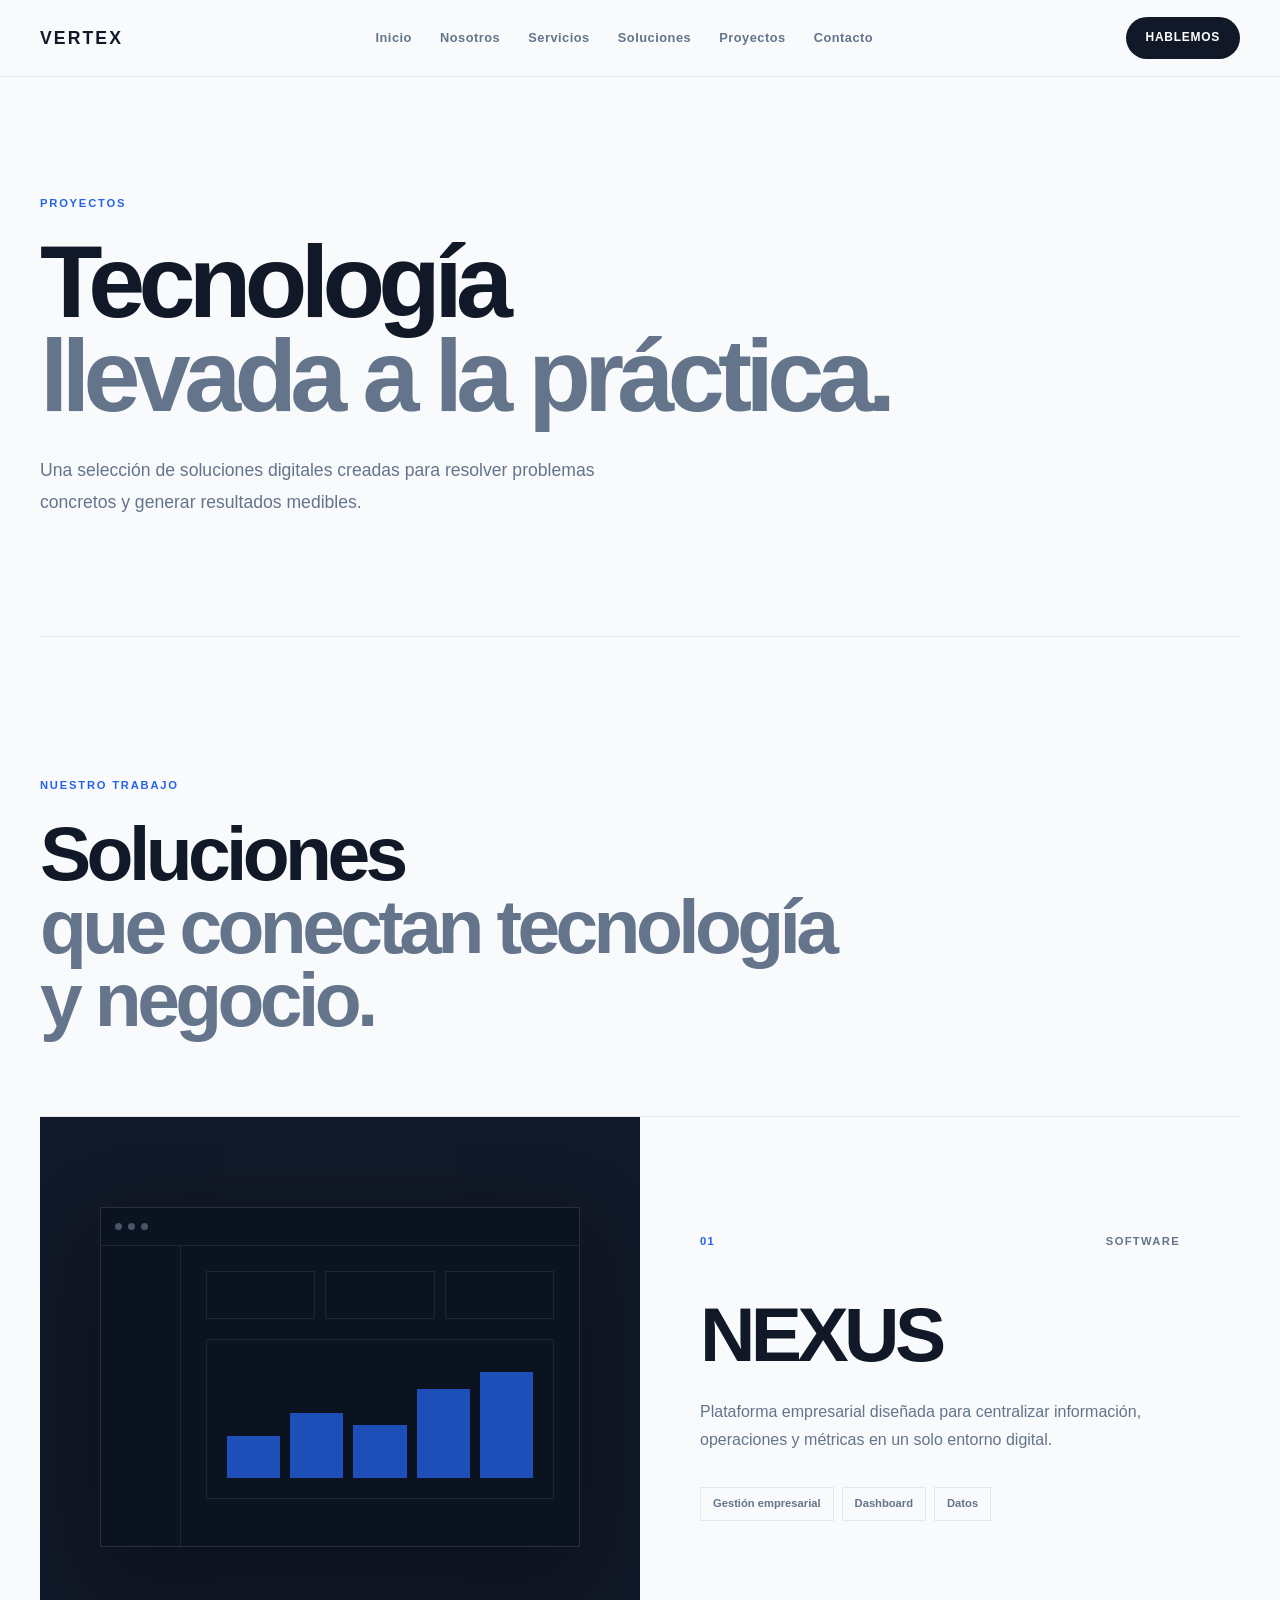
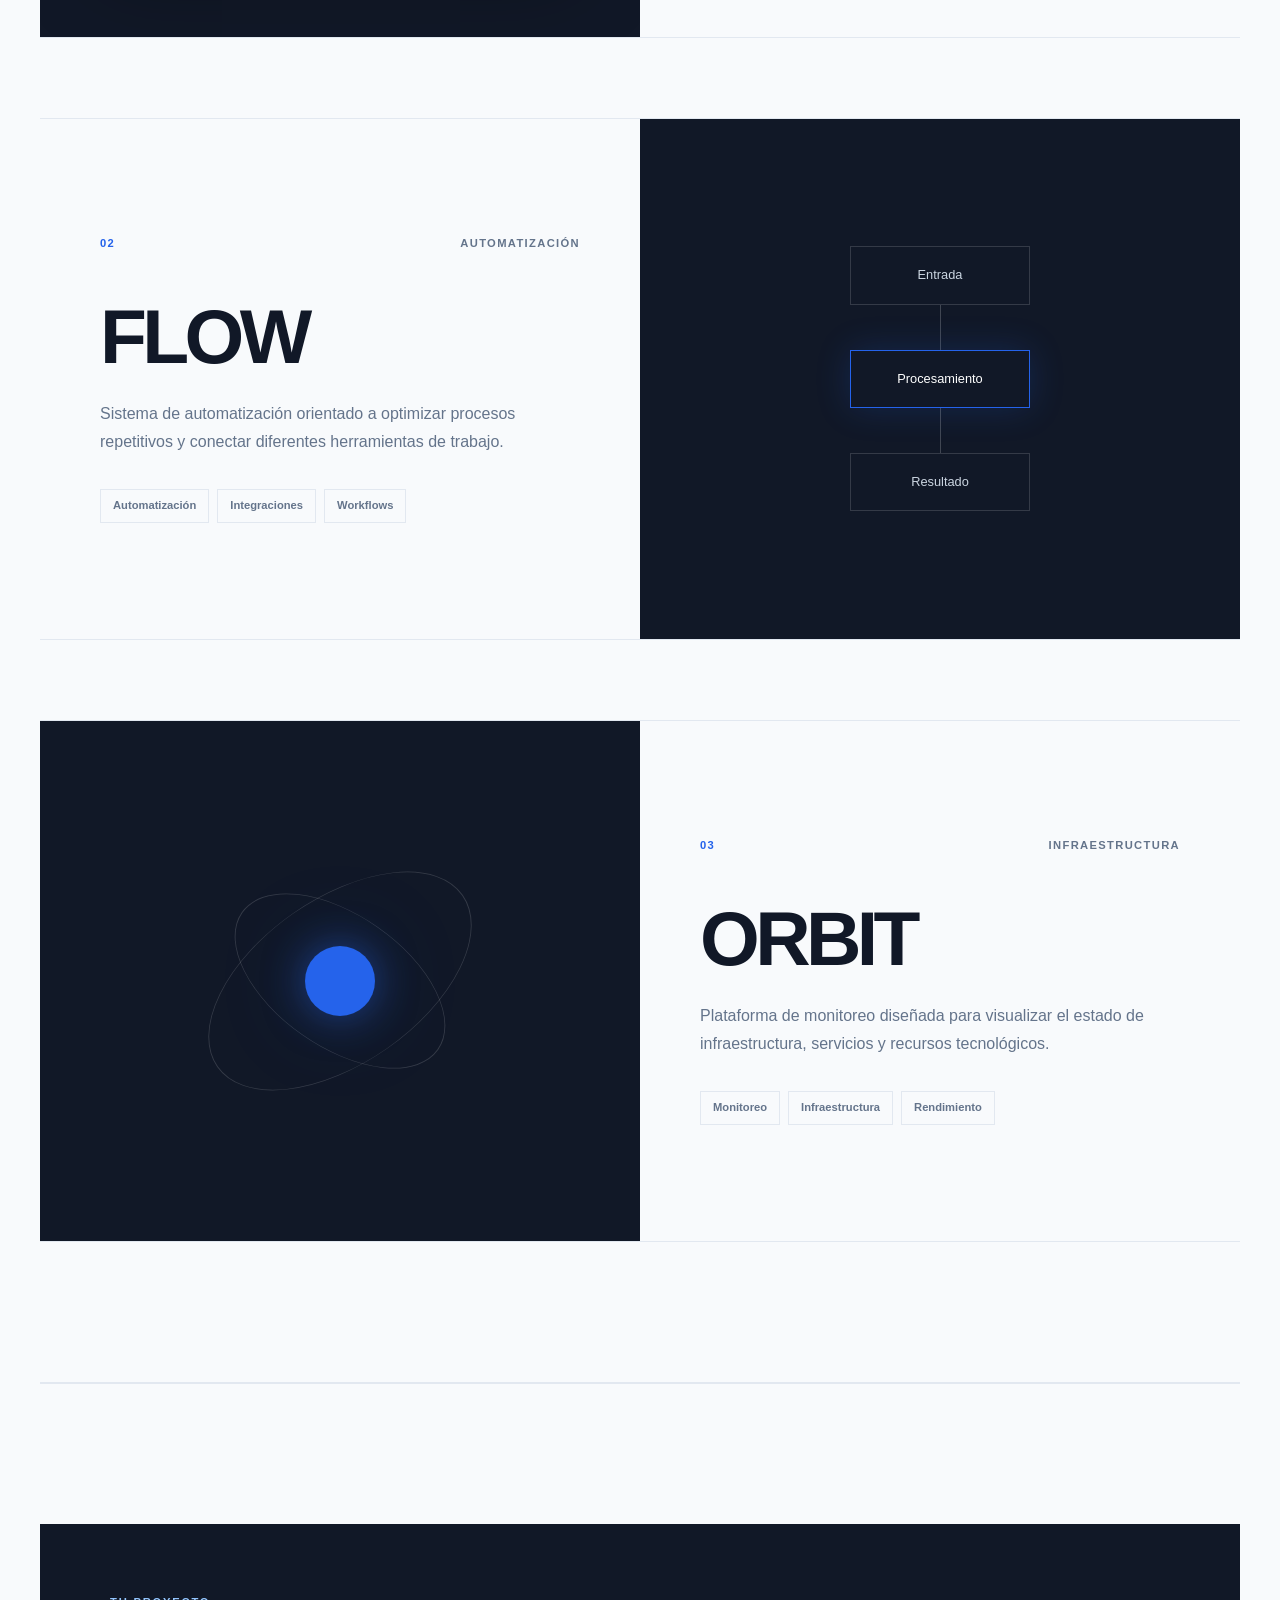
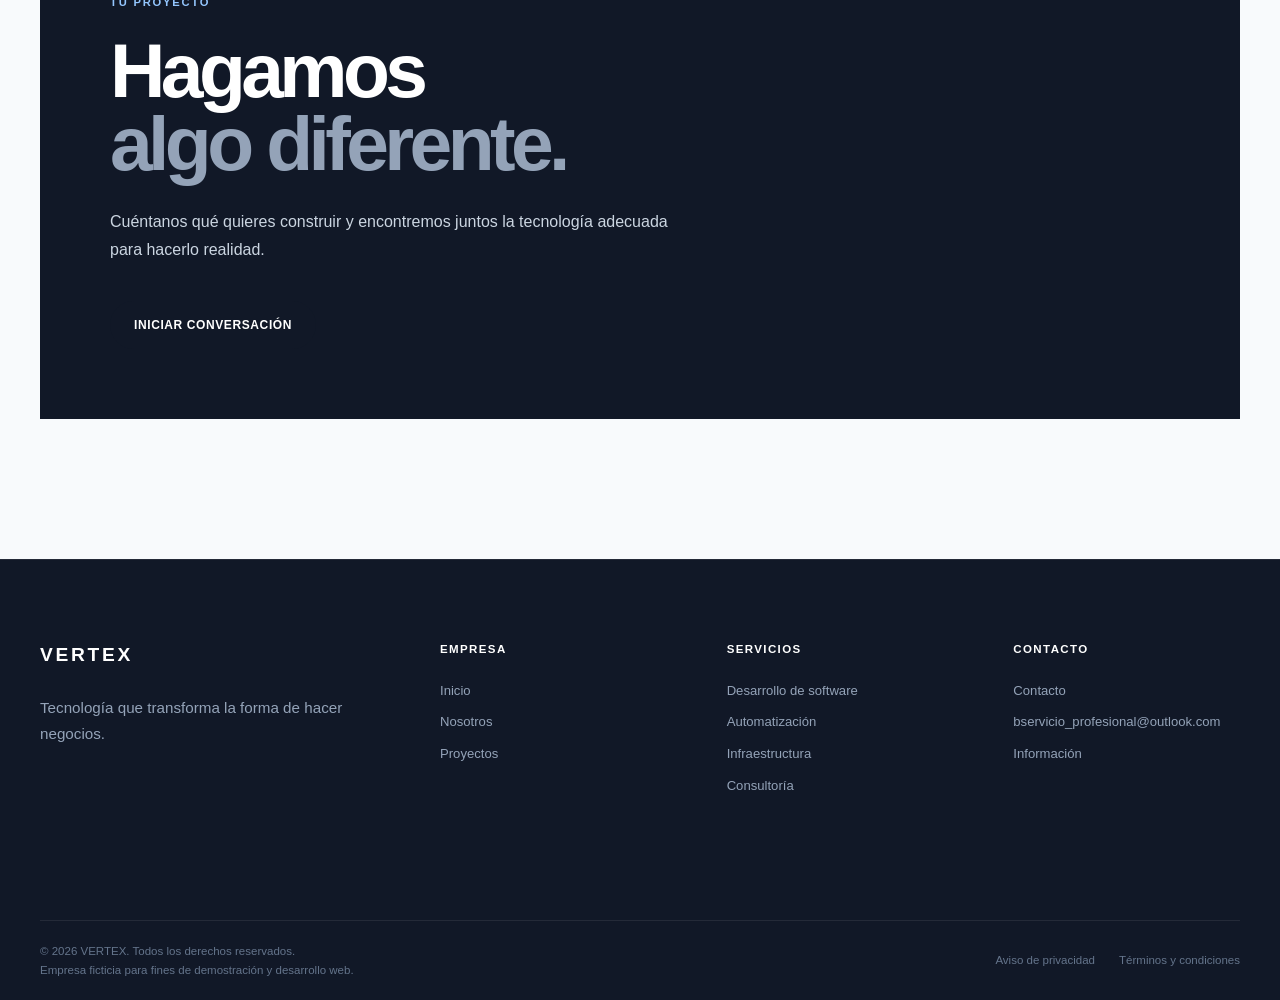
<file: proyectos.html>
<!DOCTYPE html>
<html lang="es">
<head>
    <meta charset="UTF-8">
    <meta
        name="viewport"
        content="width=device-width, initial-scale=1.0"
    >
    <meta
        name="description"
        content="Conoce los proyectos y soluciones desarrollados por VERTEX para transformar procesos y operaciones mediante tecnología."
    >
    <title>Proyectos — VERTEX</title>
    <link
        rel="stylesheet"
        href="css/styles.css"
    >
</head>
<body>
<!-- =====================================================
HEADER
===================================================== -->
    <header class="header">
        <div class="header-container">
            <a href="index.html" class="logo">
                VERTEX
            </a>
            <nav class="nav" aria-label="Navegación principal">
                <a href="index.html">Inicio</a>
                <a href="nosotros.html">Nosotros</a>
                <a href="servicios.html">Servicios</a>
                <a href="soluciones.html">Soluciones</a>
                <a href="proyectos.html">Proyectos</a>
                <a href="contacto.html">Contacto</a>
            </nav>
            <a href="contacto.html" class="header-cta">
                Hablemos
            </a>
            <button
                class="menu-toggle"
                aria-label="Abrir menú"
                aria-expanded="false"
            >
                ☰
            </button>
        </div>
    </header>
    <main>
<!-- =====================================================
PROYECTOS — HERO
===================================================== -->
        <section class="page-hero projects-hero">
            <div class="page-hero-content">
                <p class="section-eyebrow">
                    PROYECTOS
                </p>
                <h1>
                    Tecnología
                    <span>llevada a la práctica.</span>
                </h1>
                <p>
                    Una selección de soluciones digitales creadas
                    para resolver problemas concretos y generar
                    resultados medibles.
                </p>
            </div>
        </section>
<!-- =====================================================
PROYECTOS
===================================================== -->
        <section class="projects-list section">
            <div class="projects-list-header">
                <p class="section-eyebrow">
                    NUESTRO TRABAJO
                </p>
                <h2>
                    Soluciones
                    <span>que conectan tecnología y negocio.</span>
                </h2>
            </div>
<!-- =================================================
PROYECTO 01 — NEXUS
================================================= -->
            <article class="project-card project-card-featured">
                <div class="project-card-visual">
                    <div class="project-interface">
                        <div class="interface-header">
                            <span></span>
                            <span></span>
                            <span></span>
                        </div>
                        <div class="interface-body">
                            <div class="interface-sidebar"></div>
                            <div class="interface-content">
                                <div class="interface-stat-row">
                                    <span></span>
                                    <span></span>
                                    <span></span>
                                </div>
                                <div class="interface-chart">
                                    <div></div>
                                    <div></div>
                                    <div></div>
                                    <div></div>
                                    <div></div>
                                </div>
                            </div>
                        </div>
                    </div>
                </div>
                <div class="project-card-content">
                    <div class="project-card-meta">
                        <span>
                            01
                        </span>
                        <span>
                            SOFTWARE
                        </span>
                    </div>
                    <h3>
                        NEXUS
                    </h3>
                    <p>
                        Plataforma empresarial diseñada para
                        centralizar información, operaciones y
                        métricas en un solo entorno digital.
                    </p>
                    <div class="project-tags">
                        <span>Gestión empresarial</span>
                        <span>Dashboard</span>
                        <span>Datos</span>
                    </div>
                </div>
            </article>
<!-- =================================================
PROYECTO 02 — FLOW
================================================= -->
            <article class="project-card">
                <div class="project-card-content">
                    <div class="project-card-meta">
                        <span>
                            02
                        </span>
                        <span>
                            AUTOMATIZACIÓN
                        </span>
                    </div>
                    <h3>
                        FLOW
                    </h3>
                    <p>
                        Sistema de automatización orientado a
                        optimizar procesos repetitivos y conectar
                        diferentes herramientas de trabajo.
                    </p>
                    <div class="project-tags">
                        <span>Automatización</span>
                        <span>Integraciones</span>
                        <span>Workflows</span>
                    </div>
                </div>
                <div class="project-card-visual">
                    <div class="flow-visual">
                        <div class="flow-node">
                            Entrada
                        </div>
                        <div class="flow-line"></div>
                        <div class="flow-node flow-node-active">
                            Procesamiento
                        </div>
                        <div class="flow-line"></div>
                        <div class="flow-node">
                            Resultado
                        </div>
                    </div>
                </div>
            </article>
<!-- =================================================
PROYECTO 03 — ORBIT
================================================= -->
            <article class="project-card">
                <div class="project-card-visual">
                    <div class="orbit-visual">
                        <div class="orbit-ring orbit-ring-one"></div>
                        <div class="orbit-ring orbit-ring-two"></div>
                        <div class="orbit-core"></div>
                    </div>
                </div>
                <div class="project-card-content">
                    <div class="project-card-meta">
                        <span>
                            03
                        </span>
                        <span>
                            INFRAESTRUCTURA
                        </span>
                    </div>
                    <h3>
                        ORBIT
                    </h3>
                    <p>
                        Plataforma de monitoreo diseñada para
                        visualizar el estado de infraestructura,
                        servicios y recursos tecnológicos.
                    </p>
                    <div class="project-tags">
                        <span>Monitoreo</span>
                        <span>Infraestructura</span>
                        <span>Rendimiento</span>
                    </div>
                </div>
            </article>
        </section>
<!-- =====================================================
CTA
===================================================== -->
        <section class="projects-cta section">
            <div class="projects-cta-container">
                <div class="projects-cta-content">
                    <p class="section-eyebrow">
                        TU PROYECTO
                    </p>
                    <h2>
                        Hagamos
                        <span>algo diferente.</span>
                    </h2>
                    <p>
                        Cuéntanos qué quieres construir y
                        encontremos juntos la tecnología adecuada
                        para hacerlo realidad.
                    </p>
                    <a
                        href="contacto.html"
                        class="button button-primary"
                    >
                        Iniciar conversación
                    </a>
                </div>
            </div>
        </section>
    </main>
<!-- =====================================================
FOOTER
===================================================== -->
    <footer class="footer">
        <div class="footer-container">
            <div class="footer-main">
                <div class="footer-brand">
                    <a
                        href="index.html"
                        class="footer-logo"
                    >
                        VERTEX
                    </a>
                    <p>
                        Tecnología que transforma
                        la forma de hacer negocios.
                    </p>
                </div>
                <div class="footer-column">
                    <h3>
                        Empresa
                    </h3>
                    <a href="index.html">
                        Inicio
                    </a>
                    <a href="nosotros.html">
                        Nosotros
                    </a>
                    <a href="proyectos.html">
                        Proyectos
                    </a>
                </div>
                <div class="footer-column">
                    <h3>
                        Servicios
                    </h3>
                    <a href="servicios.html">
                        Desarrollo de software
                    </a>
                    <a href="servicios.html">
                        Automatización
                    </a>
                    <a href="servicios.html">
                        Infraestructura
                    </a>
                    <a href="servicios.html">
                        Consultoría
                    </a>
                </div>
                <div class="footer-column">
                    <h3>
                        Contacto
                    </h3>
                    <a href="contacto.html">
                        Contacto
                    </a>
                    <a href="mailto:bservicio_profesional@outlook.com">
                        bservicio_profesional@outlook.com
                    </a>
                    <a href="contacto.html">
                        Información
                    </a>
                </div>
            </div>
            <div class="footer-bottom">
                <p>
                    © 2026 VERTEX. Todos los derechos reservados.<br>
                    Empresa ficticia para fines de demostración
                    y desarrollo web.
                </p>
                <div class="footer-legal">
                    <a href="#">
                        Aviso de privacidad
                    </a>
                    <a href="#">
                        Términos y condiciones
                    </a>
                </div>
            </div>
        </div>
    </footer>
    <script src="js/script.js"></script>
</body>
</html>
</file>
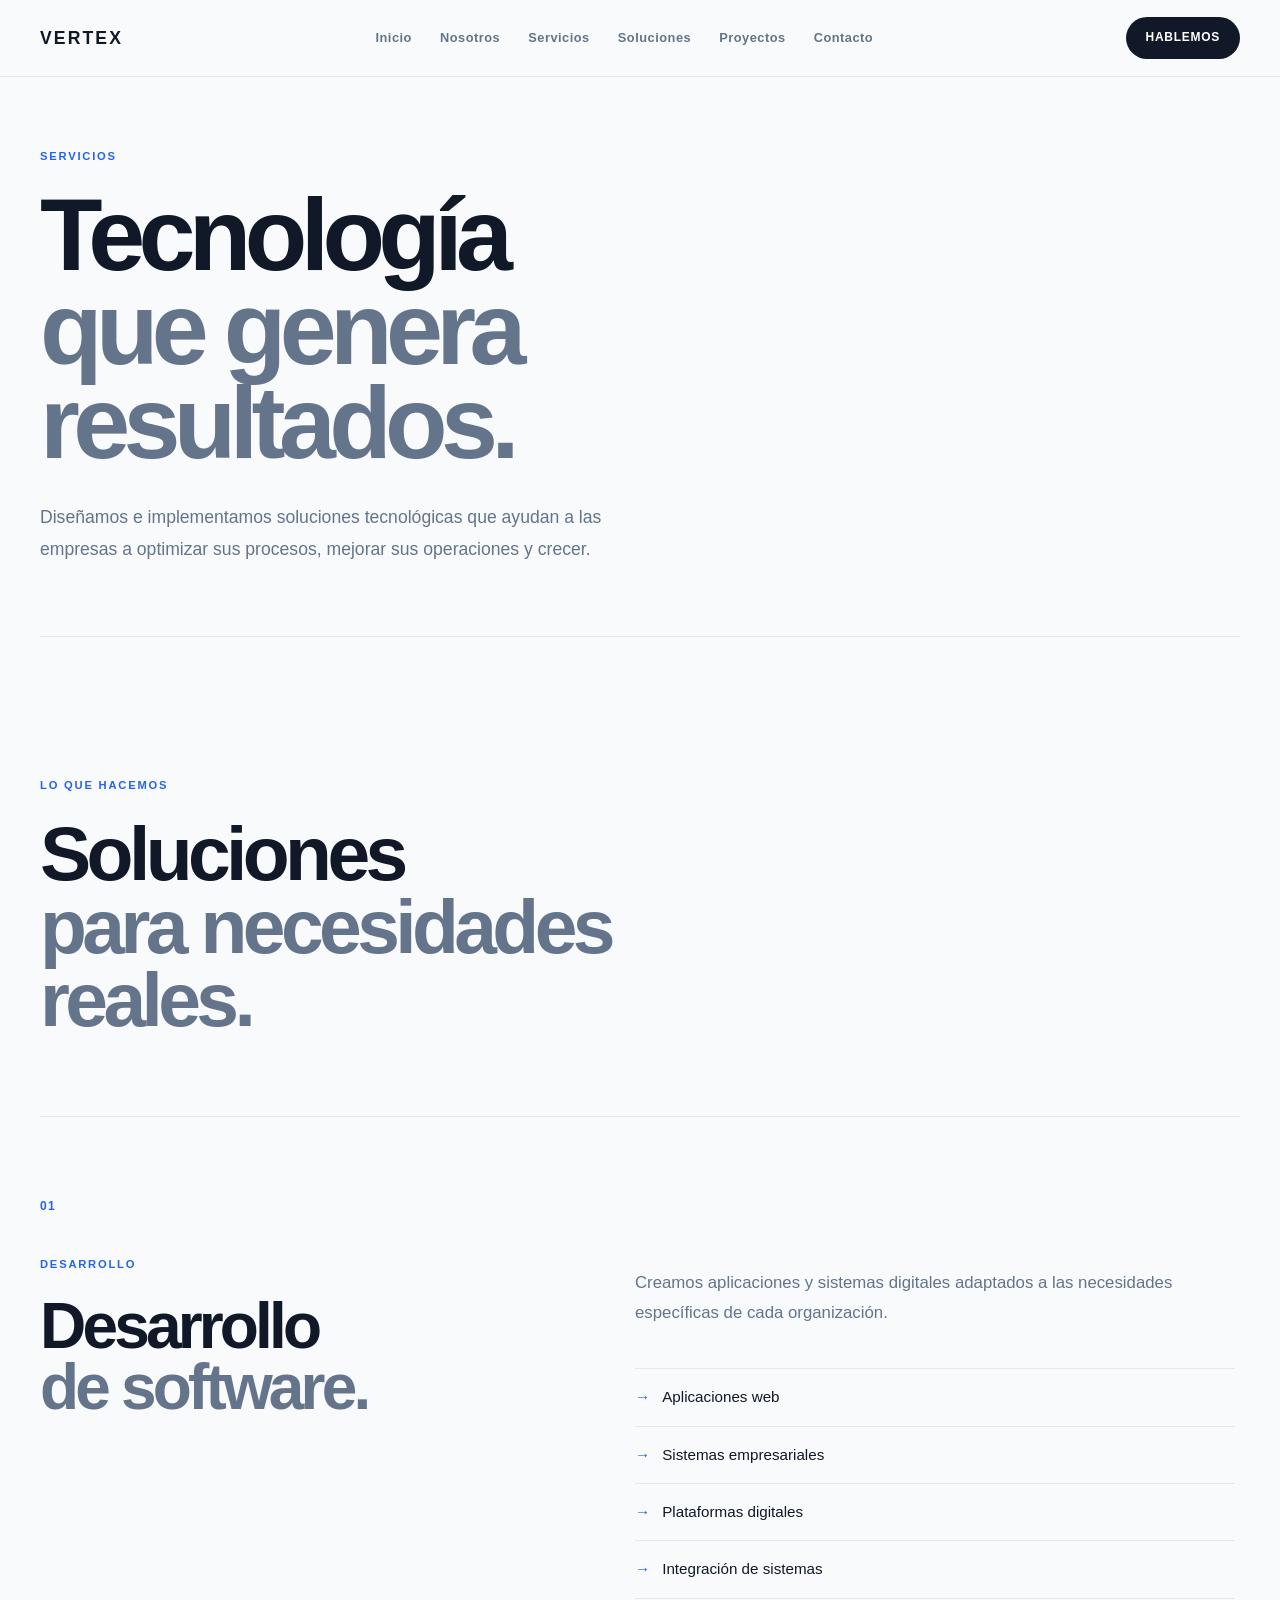
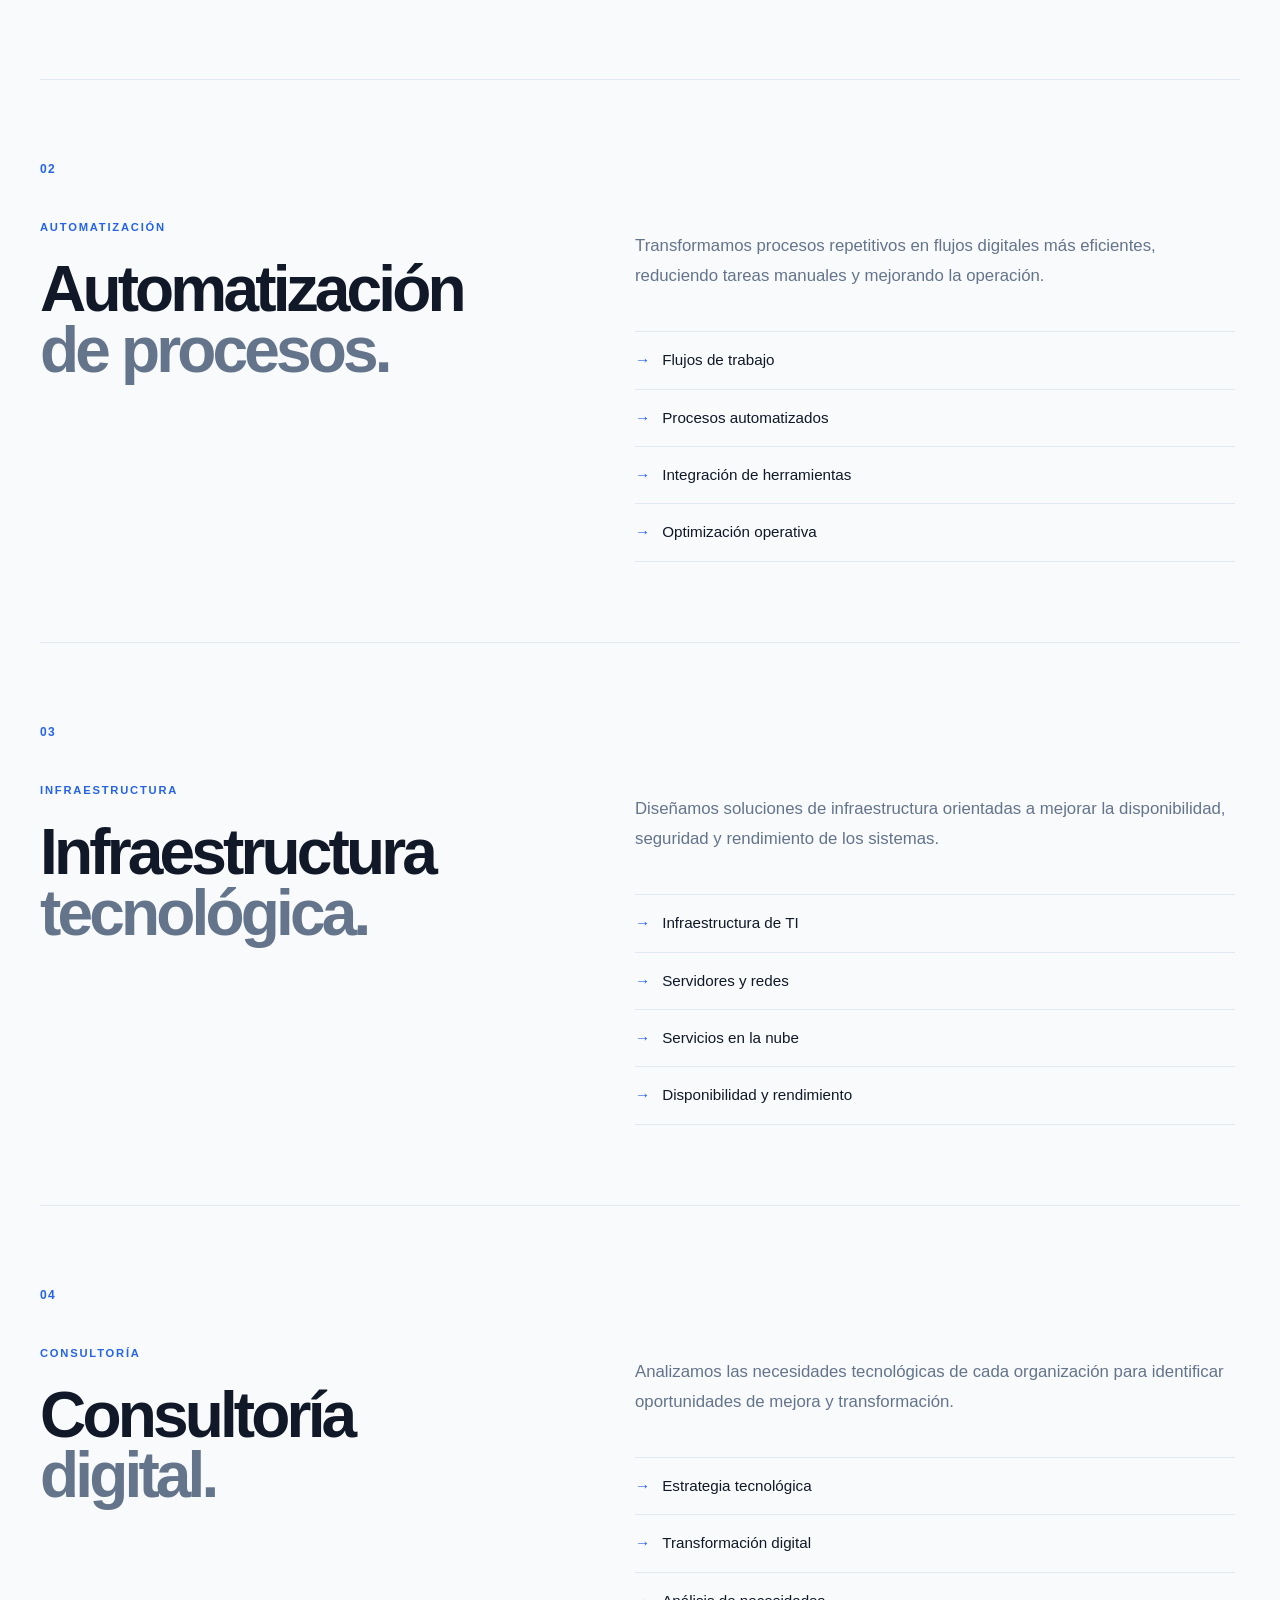
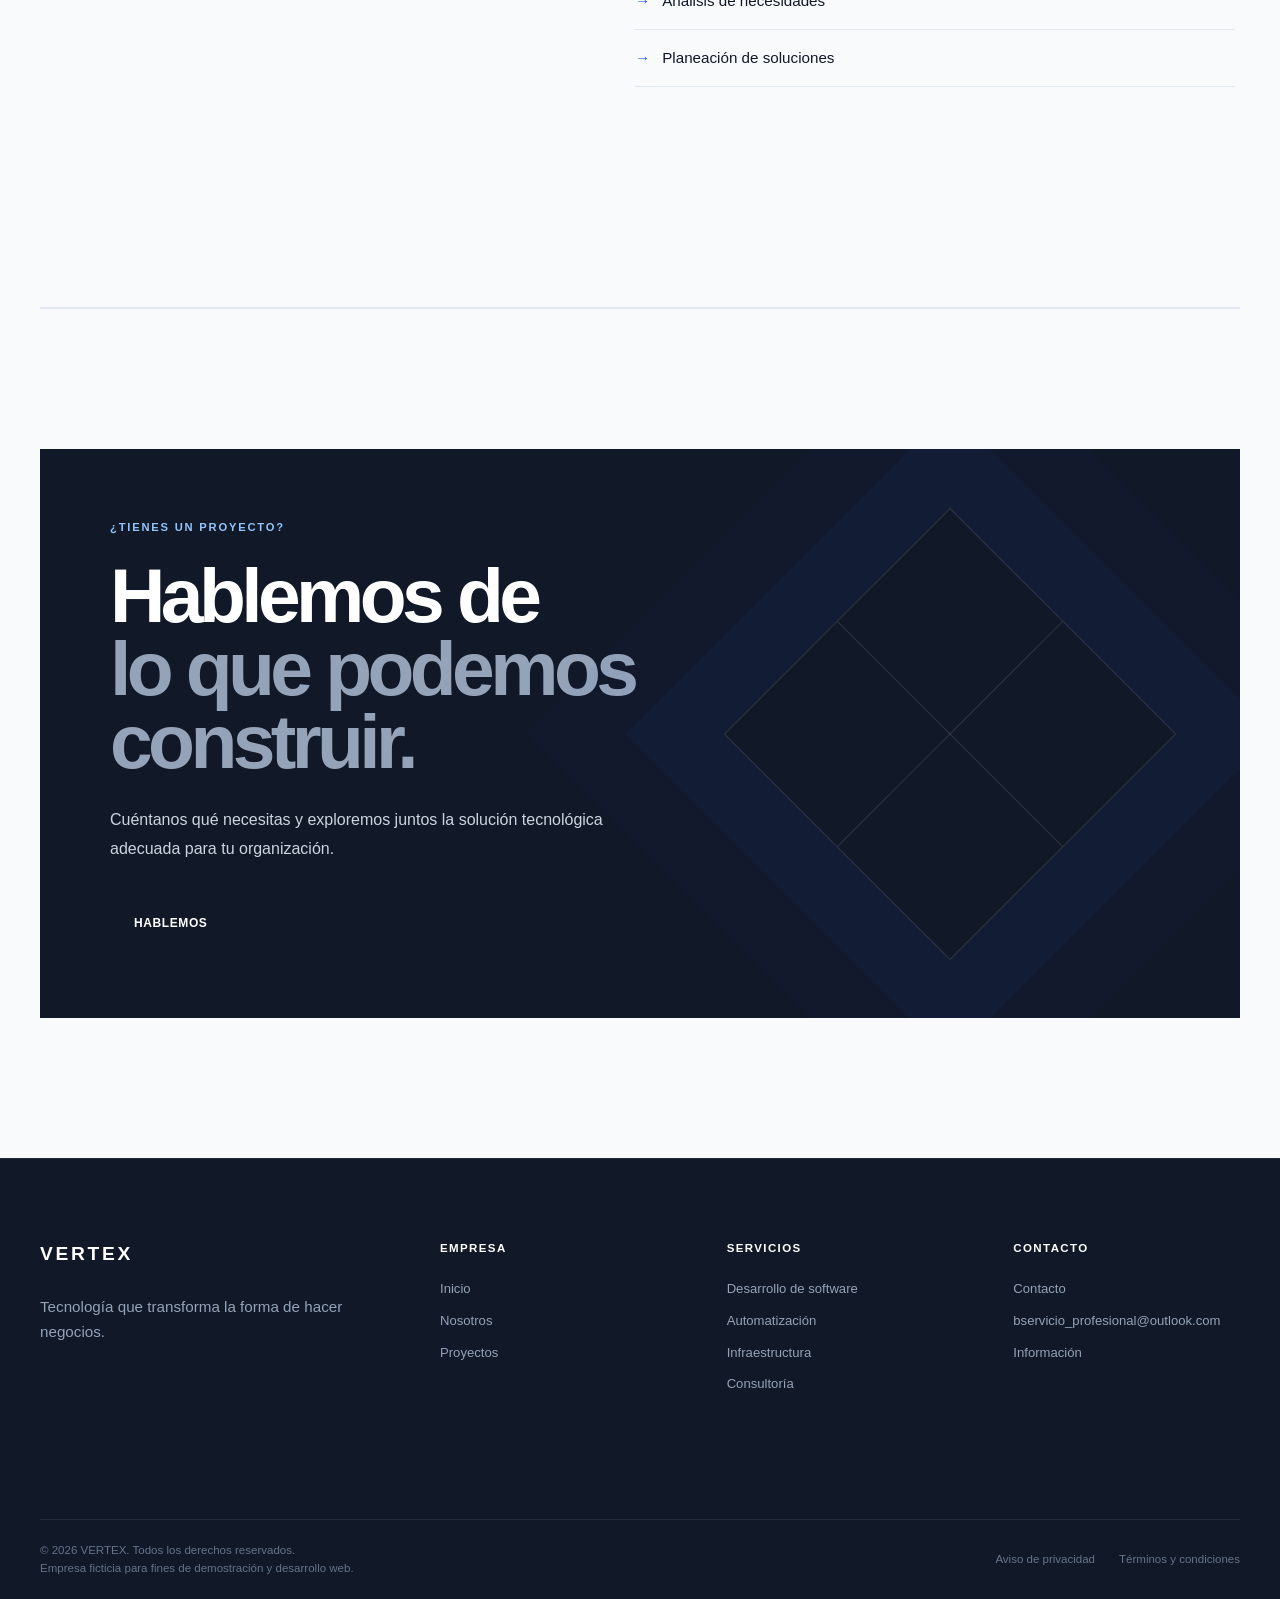
<file: servicios.html>
<!DOCTYPE html>
<html lang="es">
<head>
    <meta charset="UTF-8">
    <meta
        name="viewport"
        content="width=device-width, initial-scale=1.0"
    >
    <meta
        name="description"
        content="Conoce los servicios de VERTEX: desarrollo de software, automatización, infraestructura tecnológica y consultoría digital."
    >
    <title>Servicios — VERTEX</title>
    <link
        rel="stylesheet"
        href="css/styles.css"
    >
</head>
<body>
<!-- =====================================================
HEADER
===================================================== -->
    <header class="header">
        <div class="header-container">
            <a href="index.html" class="logo">
                VERTEX
            </a>
            <nav class="nav" aria-label="Navegación principal">
                <a href="index.html">Inicio</a>
                <a href="nosotros.html">Nosotros</a>
                <a href="servicios.html">Servicios</a>
                <a href="soluciones.html">Soluciones</a>
                <a href="proyectos.html">Proyectos</a>
                <a href="contacto.html">Contacto</a>
            </nav>
            <a href="contacto.html" class="header-cta">
                Hablemos
            </a>
            <button
                class="menu-toggle"
                aria-label="Abrir menú"
                aria-expanded="false"
            >
                ☰
            </button>
        </div>
    </header>
    <main>
<!-- =====================================================
SERVICIOS — HERO
===================================================== -->
        <section class="page-hero services-hero">
            <div class="page-hero-content">
                <p class="section-eyebrow">
                    SERVICIOS
                </p>
                <h1>
                    Tecnología
                    <span>que genera resultados.</span>
                </h1>
                <p>
                    Diseñamos e implementamos soluciones tecnológicas
                    que ayudan a las empresas a optimizar sus procesos,
                    mejorar sus operaciones y crecer.
                </p>
            </div>
        </section>
<!-- =====================================================
SERVICIOS
===================================================== -->
        <section class="services-list section">
            <div class="services-list-header">
                <p class="section-eyebrow">
                    LO QUE HACEMOS
                </p>
                <h2>
                    Soluciones
                    <span>para necesidades reales.</span>
                </h2>
            </div>
<!-- =================================================
DESARROLLO DE SOFTWARE
================================================= -->
            <article class="service-detail">
                <div class="service-detail-number">
                    01
                </div>
                <div class="service-detail-content">
                    <div class="service-detail-heading">
                        <p class="section-eyebrow">
                            DESARROLLO
                        </p>
                        <h3>
                            Desarrollo
                            <span>de software.</span>
                        </h3>
                    </div>
                    <div class="service-detail-description">
                        <p>
                            Creamos aplicaciones y sistemas digitales
                            adaptados a las necesidades específicas
                            de cada organización.
                        </p>
                        <ul class="service-features">
                            <li>Aplicaciones web</li>
                            <li>Sistemas empresariales</li>
                            <li>Plataformas digitales</li>
                            <li>Integración de sistemas</li>
                        </ul>
                    </div>
                </div>
            </article>
<!-- =================================================
AUTOMATIZACIÓN
================================================= -->
            <article class="service-detail">
                <div class="service-detail-number">
                    02
                </div>
                <div class="service-detail-content">
                    <div class="service-detail-heading">
                        <p class="section-eyebrow">
                            AUTOMATIZACIÓN
                        </p>
                        <h3>
                            Automatización
                            <span>de procesos.</span>
                        </h3>
                    </div>
                    <div class="service-detail-description">
                        <p>
                            Transformamos procesos repetitivos en
                            flujos digitales más eficientes, reduciendo
                            tareas manuales y mejorando la operación.
                        </p>
                        <ul class="service-features">
                            <li>Flujos de trabajo</li>
                            <li>Procesos automatizados</li>
                            <li>Integración de herramientas</li>
                            <li>Optimización operativa</li>
                        </ul>
                    </div>
                </div>
            </article>
<!-- =================================================
INFRAESTRUCTURA
================================================= -->
            <article class="service-detail">
                <div class="service-detail-number">
                    03
                </div>
                <div class="service-detail-content">
                    <div class="service-detail-heading">
                        <p class="section-eyebrow">
                            INFRAESTRUCTURA
                        </p>
                        <h3>
                            Infraestructura
                            <span>tecnológica.</span>
                        </h3>
                    </div>
                    <div class="service-detail-description">
                        <p>
                            Diseñamos soluciones de infraestructura
                            orientadas a mejorar la disponibilidad,
                            seguridad y rendimiento de los sistemas.
                        </p>
                        <ul class="service-features">
                            <li>Infraestructura de TI</li>
                            <li>Servidores y redes</li>
                            <li>Servicios en la nube</li>
                            <li>Disponibilidad y rendimiento</li>
                        </ul>
                    </div>
                </div>
            </article>
<!-- =================================================
CONSULTORÍA
================================================= -->
            <article class="service-detail">
                <div class="service-detail-number">
                    04
                </div>
                <div class="service-detail-content">
                    <div class="service-detail-heading">
                        <p class="section-eyebrow">
                            CONSULTORÍA
                        </p>
                        <h3>
                            Consultoría
                            <span>digital.</span>
                        </h3>
                    </div>
                    <div class="service-detail-description">
                        <p>
                            Analizamos las necesidades tecnológicas
                            de cada organización para identificar
                            oportunidades de mejora y transformación.
                        </p>
                        <ul class="service-features">
                            <li>Estrategia tecnológica</li>
                            <li>Transformación digital</li>
                            <li>Análisis de necesidades</li>
                            <li>Planeación de soluciones</li>
                        </ul>
                    </div>
                </div>
            </article>
        </section>
<!-- =====================================================
CTA
===================================================== -->
        <section class="services-cta section">
            <div class="services-cta-container">
                <div class="services-cta-content">
                    <p class="section-eyebrow">
                        ¿TIENES UN PROYECTO?
                    </p>
                    <h2>
                        Hablemos de
                        <span>lo que podemos construir.</span>
                    </h2>
                    <p>
                        Cuéntanos qué necesitas y exploremos
                        juntos la solución tecnológica adecuada
                        para tu organización.
                    </p>
                    <a
                        href="contacto.html"
                        class="button button-primary"
                    >
                        Hablemos
                    </a>
                </div>
                <div
                    class="services-cta-visual"
                    aria-hidden="true"
                >
                    <div class="services-cta-grid"></div>
                </div>
            </div>
        </section>
    </main>
<!-- =====================================================
FOOTER
===================================================== -->
    <footer class="footer">
        <div class="footer-container">
            <div class="footer-main">
                <div class="footer-brand">
                    <a
                        href="index.html"
                        class="footer-logo"
                    >
                        VERTEX
                    </a>
                    <p>
                        Tecnología que transforma
                        la forma de hacer negocios.
                    </p>
                </div>
                <div class="footer-column">
                    <h3>
                        Empresa
                    </h3>
                    <a href="index.html">
                        Inicio
                    </a>
                    <a href="nosotros.html">
                        Nosotros
                    </a>
                    <a href="proyectos.html">
                        Proyectos
                    </a>
                </div>
                <div class="footer-column">
                    <h3>
                        Servicios
                    </h3>
                    <a href="servicios.html">
                        Desarrollo de software
                    </a>
                    <a href="servicios.html">
                        Automatización
                    </a>
                    <a href="servicios.html">
                        Infraestructura
                    </a>
                    <a href="servicios.html">
                        Consultoría
                    </a>
                </div>
                <div class="footer-column">
                    <h3>
                        Contacto
                    </h3>
                    <a href="contacto.html">
                        Contacto
                    </a>
                    <a href="mailto:bservicio_profesional@outlook.com">
                        bservicio_profesional@outlook.com
                    </a>
                    <a href="contacto.html">
                        Información
                    </a>
                </div>
            </div>
            <div class="footer-bottom">
                <p>
                    © 2026 VERTEX. Todos los derechos reservados.<br>
                    Empresa ficticia para fines de demostración
                    y desarrollo web.
                </p>
                <div class="footer-legal">
                    <a href="#">
                        Aviso de privacidad
                    </a>
                    <a href="#">
                        Términos y condiciones
                    </a>
                </div>
            </div>
        </div>
    </footer>
    <script src="js/script.js"></script>
</body>
</html>
</file>
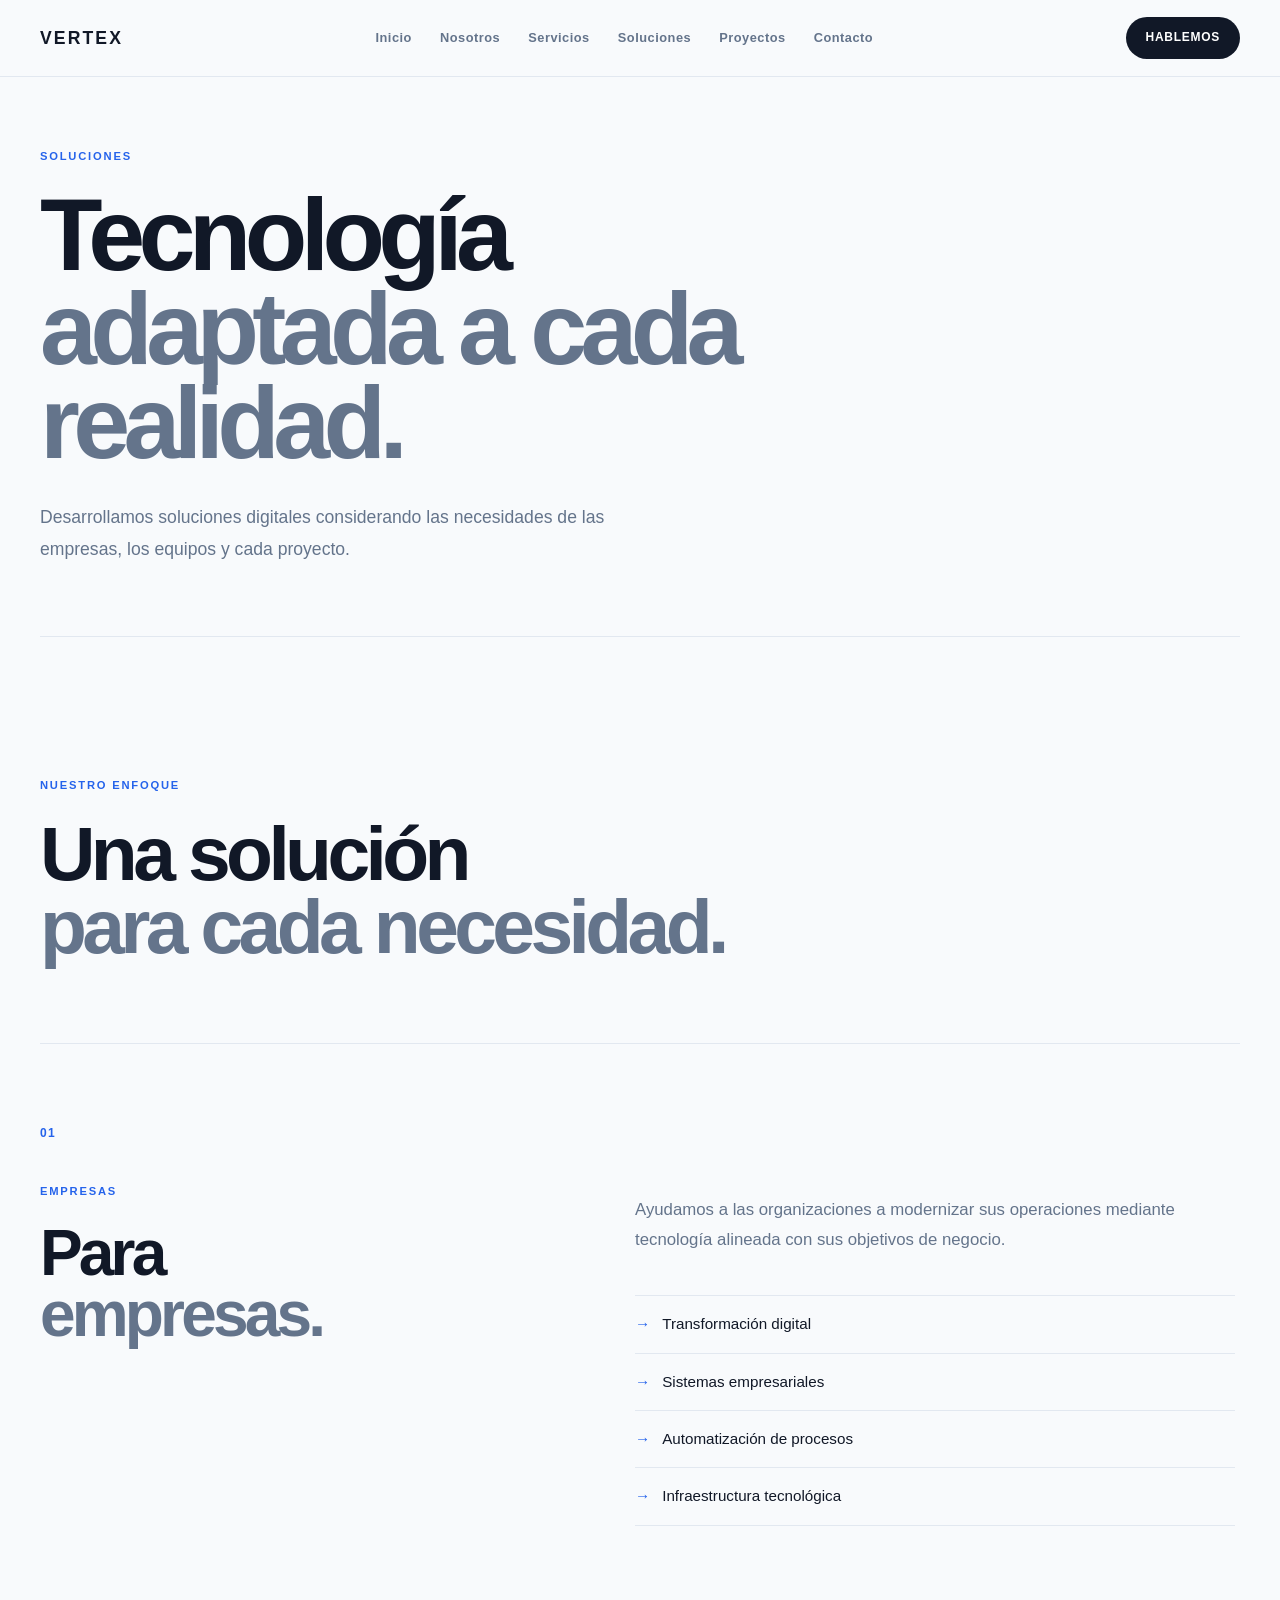
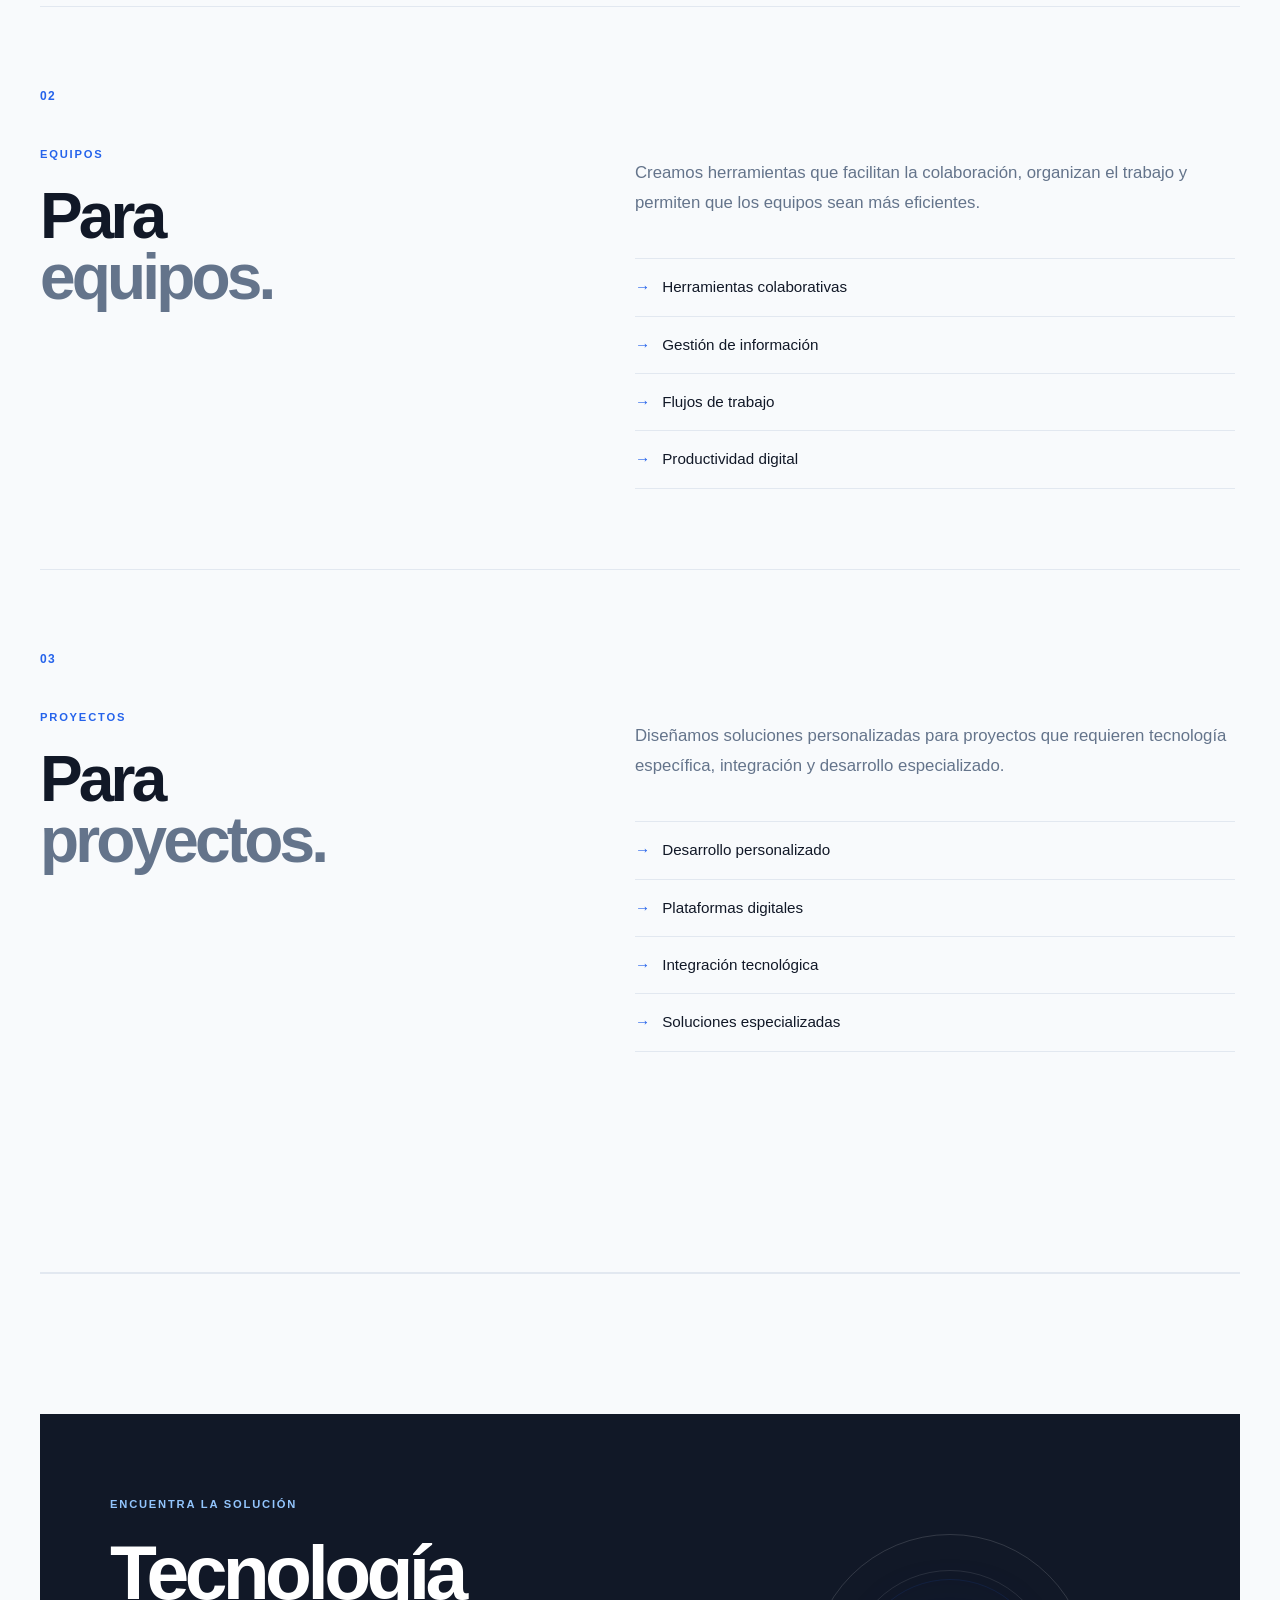
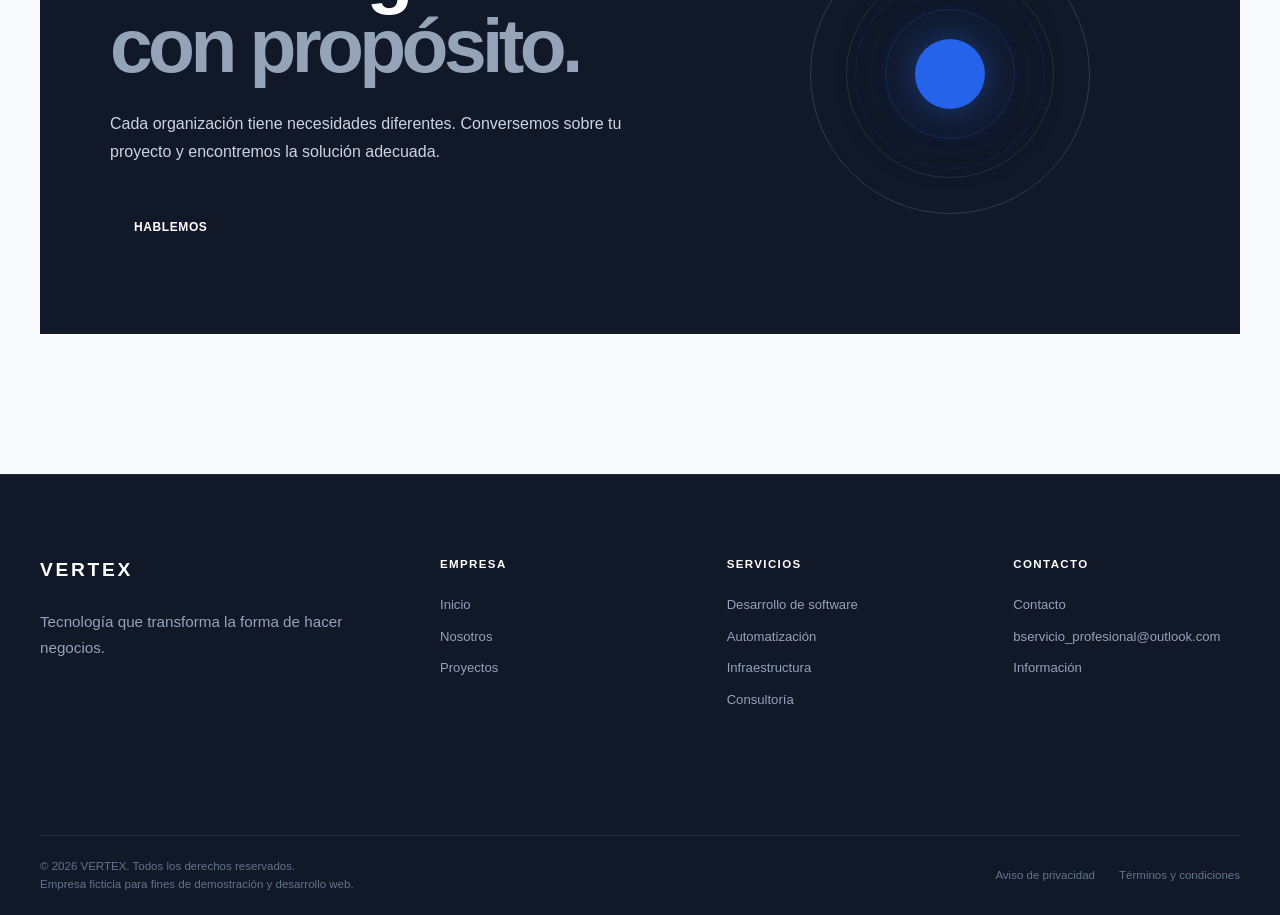
<file: soluciones.html>
<!DOCTYPE html>
<html lang="es">
<head>
    <meta charset="UTF-8">
    <meta
        name="viewport"
        content="width=device-width, initial-scale=1.0"
    >
    <meta
        name="description"
        content="Descubre las soluciones digitales de VERTEX para empresas, equipos y proyectos."
    >
    <title>Soluciones — VERTEX</title>
    <link
        rel="stylesheet"
        href="css/styles.css"
    >
</head>
<body>
<!-- =====================================================
HEADER
===================================================== -->
    <header class="header">
        <div class="header-container">
            <a href="index.html" class="logo">
                VERTEX
            </a>
            <nav class="nav" aria-label="Navegación principal">
                <a href="index.html">Inicio</a>
                <a href="nosotros.html">Nosotros</a>
                <a href="servicios.html">Servicios</a>
                <a href="soluciones.html">Soluciones</a>
                <a href="proyectos.html">Proyectos</a>
                <a href="contacto.html">Contacto</a>
            </nav>
            <a href="contacto.html" class="header-cta">
                Hablemos
            </a>
            <button
                class="menu-toggle"
                aria-label="Abrir menú"
                aria-expanded="false"
            >
                ☰
            </button>
        </div>
    </header>
    <main>
<!-- =====================================================
SOLUCIONES — HERO
===================================================== -->
        <section class="page-hero solutions-hero">
            <div class="page-hero-content">
                <p class="section-eyebrow">
                    SOLUCIONES
                </p>
                <h1>
                    Tecnología
                    <span>adaptada a cada realidad.</span>
                </h1>
                <p>
                    Desarrollamos soluciones digitales considerando
                    las necesidades de las empresas, los equipos
                    y cada proyecto.
                </p>
            </div>
        </section>
<!-- =====================================================
SOLUCIONES
===================================================== -->
        <section class="solutions-list section">
            <div class="solutions-list-header">
                <p class="section-eyebrow">
                    NUESTRO ENFOQUE
                </p>
                <h2>
                    Una solución
                    <span>para cada necesidad.</span>
                </h2>
            </div>
<!-- =================================================
PARA EMPRESAS
================================================= -->
            <article class="solution-detail">
                <div class="solution-detail-number">
                    01
                </div>
                <div class="solution-detail-content">
                    <div class="solution-detail-heading">
                        <p class="section-eyebrow">
                            EMPRESAS
                        </p>
                        <h3>
                            Para
                            <span>empresas.</span>
                        </h3>
                    </div>
                    <div class="solution-detail-description">
                        <p>
                            Ayudamos a las organizaciones a modernizar
                            sus operaciones mediante tecnología alineada
                            con sus objetivos de negocio.
                        </p>
                        <ul class="solution-features">
                            <li>Transformación digital</li>
                            <li>Sistemas empresariales</li>
                            <li>Automatización de procesos</li>
                            <li>Infraestructura tecnológica</li>
                        </ul>
                    </div>
                </div>
            </article>
<!-- =================================================
PARA EQUIPOS
================================================= -->
            <article class="solution-detail">
                <div class="solution-detail-number">
                    02
                </div>
                <div class="solution-detail-content">
                    <div class="solution-detail-heading">
                        <p class="section-eyebrow">
                            EQUIPOS
                        </p>
                        <h3>
                            Para
                            <span>equipos.</span>
                        </h3>
                    </div>
                    <div class="solution-detail-description">
                        <p>
                            Creamos herramientas que facilitan la
                            colaboración, organizan el trabajo y
                            permiten que los equipos sean más eficientes.
                        </p>
                        <ul class="solution-features">
                            <li>Herramientas colaborativas</li>
                            <li>Gestión de información</li>
                            <li>Flujos de trabajo</li>
                            <li>Productividad digital</li>
                        </ul>
                    </div>
                </div>
            </article>
<!-- =================================================
PARA PROYECTOS
================================================= -->
            <article class="solution-detail">
                <div class="solution-detail-number">
                    03
                </div>
                <div class="solution-detail-content">
                    <div class="solution-detail-heading">
                        <p class="section-eyebrow">
                            PROYECTOS
                        </p>
                        <h3>
                            Para
                            <span>proyectos.</span>
                        </h3>
                    </div>
                    <div class="solution-detail-description">
                        <p>
                            Diseñamos soluciones personalizadas para
                            proyectos que requieren tecnología específica,
                            integración y desarrollo especializado.
                        </p>
                        <ul class="solution-features">
                            <li>Desarrollo personalizado</li>
                            <li>Plataformas digitales</li>
                            <li>Integración tecnológica</li>
                            <li>Soluciones especializadas</li>
                        </ul>
                    </div>
                </div>
            </article>
        </section>
<!-- =====================================================
CTA
===================================================== -->
        <section class="solutions-cta section">
            <div class="solutions-cta-container">
                <div class="solutions-cta-content">
                    <p class="section-eyebrow">
                        ENCUENTRA LA SOLUCIÓN
                    </p>
                    <h2>
                        Tecnología
                        <span>con propósito.</span>
                    </h2>
                    <p>
                        Cada organización tiene necesidades diferentes.
                        Conversemos sobre tu proyecto y encontremos
                        la solución adecuada.
                    </p>
                    <a
                        href="contacto.html"
                        class="button button-primary"
                    >
                        Hablemos
                    </a>
                </div>
                <div
                    class="solutions-cta-visual"
                    aria-hidden="true"
                >
                    <div class="solutions-cta-orbit"></div>
                    <div class="solutions-cta-core"></div>
                </div>
            </div>
        </section>
    </main>
<!-- =====================================================
FOOTER
===================================================== -->
    <footer class="footer">
        <div class="footer-container">
            <div class="footer-main">
                <div class="footer-brand">
                    <a
                        href="index.html"
                        class="footer-logo"
                    >
                        VERTEX
                    </a>
                    <p>
                        Tecnología que transforma
                        la forma de hacer negocios.
                    </p>
                </div>
                <div class="footer-column">
                    <h3>
                        Empresa
                    </h3>
                    <a href="index.html">
                        Inicio
                    </a>
                    <a href="nosotros.html">
                        Nosotros
                    </a>
                    <a href="proyectos.html">
                        Proyectos
                    </a>
                </div>
                <div class="footer-column">
                    <h3>
                        Servicios
                    </h3>
                    <a href="servicios.html">
                        Desarrollo de software
                    </a>
                    <a href="servicios.html">
                        Automatización
                    </a>
                    <a href="servicios.html">
                        Infraestructura
                    </a>
                    <a href="servicios.html">
                        Consultoría
                    </a>
                </div>
                <div class="footer-column">
                    <h3>
                        Contacto
                    </h3>
                    <a href="contacto.html">
                        Contacto
                    </a>
                    <a href="mailto:bservicio_profesional@outlook.com">
                        bservicio_profesional@outlook.com
                    </a>
                    <a href="contacto.html">
                        Información
                    </a>
                </div>
            </div>
            <div class="footer-bottom">
                <p>
                    © 2026 VERTEX. Todos los derechos reservados.<br>
                    Empresa ficticia para fines de demostración
                    y desarrollo web.
                </p>
                <div class="footer-legal">
                    <a href="#">
                        Aviso de privacidad
                    </a>
                    <a href="#">
                        Términos y condiciones
                    </a>
                </div>
            </div>
        </div>
    </footer>
    <script src="js/script.js"></script>
</body>
</html>
</file>
<file: css/styles.css>
/* =========================================================
   VERTEX — STYLESHEET
   ========================================================= */
/* ---------------------------------------------------------
   1. VARIABLES
   --------------------------------------------------------- */
:root {
    --color-primary: #2563eb;
    --color-dark: #111827;
    --color-background: #f8fafc;
    --color-surface: #ffffff;
    --color-text: #111827;
    --color-muted: #64748b;
    --color-border: #e2e8f0;
    --max-width: 1200px;
}
/* ---------------------------------------------------------
   2. RESET
   --------------------------------------------------------- */
* {
    margin: 0;
    padding: 0;
    box-sizing: border-box;
}
/* ---------------------------------------------------------
   3. BASE
   --------------------------------------------------------- */
html {
    scroll-behavior: smooth;
}
body {
    background: var(--color-background);
    color: var(--color-text);
    font-family: Arial, Helvetica, sans-serif;
    line-height: 1.6;
    overflow-x: hidden;
}
a {
    color: inherit;
    text-decoration: none;
}
img {
    display: block;
    max-width: 100%;
}
/* ---------------------------------------------------------
   4. HEADER
   --------------------------------------------------------- */
.header {
    position: sticky;
    top: 0;
    z-index: 1000;
    width: 100%;
    background: rgba(248, 250, 252, 0.9);
    backdrop-filter: blur(14px);
    -webkit-backdrop-filter: blur(14px);
    border-bottom: 1px solid var(--color-border);
}
.header-container {
    width: min(100% - 48px, var(--max-width));
    min-height: 76px;
    margin: 0 auto;
    display: flex;
    align-items: center;
    justify-content: space-between;
    gap: 40px;
}
.logo {
    font-size: 1.1rem;
    font-weight: 800;
    letter-spacing: 0.12em;
}
.nav {
    display: flex;
    align-items: center;
    gap: 28px;
}
.nav a {
    position: relative;
    color: var(--color-muted);
    font-size: 0.8rem;
    font-weight: 600;
    letter-spacing: 0.04em;
    transition:
        color 0.3s ease,
        transform 0.3s ease;
}
.nav a:hover {
    color: var(--color-text);
    transform: translateY(-1px);
}
.header-cta {
    display: inline-flex;
    align-items: center;
    justify-content: center;
    min-height: 42px;
    padding: 0 20px;
    background: var(--color-dark);
    color: #ffffff;
    border-radius: 999px;
    font-size: 0.75rem;
    font-weight: 700;
    letter-spacing: 0.06em;
    text-transform: uppercase;
    transition:
        background 0.3s ease,
        transform 0.3s ease,
        box-shadow 0.3s ease;
}
.header-cta:hover {
    background: var(--color-primary);
    transform: translateY(-2px);
    box-shadow: 0 10px 25px rgba(37, 99, 235, 0.2);
}
/* ---------------------------------------------------------
   5. HERO
   --------------------------------------------------------- */
.hero {
    position: relative;
    width: min(100% - 48px, 1400px);
    min-height: calc(100vh - 76px);
    margin: 0 auto;
    display: grid;
    grid-template-columns: 1.05fr 0.95fr;
    align-items: center;
    gap: 60px;
    padding: 80px 0;
    overflow: hidden;
}
.hero-content {
    position: relative;
    z-index: 2;
    max-width: 720px;
}
.hero-eyebrow {
    margin-bottom: 24px;
    color: var(--color-primary);
    font-size: 0.72rem;
    font-weight: 700;
    letter-spacing: 0.16em;
}
.hero h1 {
    max-width: 800px;
    font-size: clamp(3.4rem, 7vw, 7rem);
    line-height: 0.94;
    letter-spacing: -0.065em;
    font-weight: 800;
}
.hero h1 span {
    display: block;
    color: var(--color-muted);
}
.hero-description {
    max-width: 580px;
    margin-top: 32px;
    color: var(--color-muted);
    font-size: 1.05rem;
    line-height: 1.8;
}
.hero-actions {
    display: flex;
    flex-wrap: wrap;
    gap: 14px;
    margin-top: 40px;
}
.button {
    display: inline-flex;
    align-items: center;
    justify-content: center;
    min-height: 48px;
    padding: 0 24px;
    border-radius: 999px;
    font-size: 0.75rem;
    font-weight: 700;
    letter-spacing: 0.05em;
    text-transform: uppercase;
    transition:
        transform 0.3s ease,
        background 0.3s ease,
        color 0.3s ease,
        border-color 0.3s ease,
        box-shadow 0.3s ease;
}
.button:hover {
    transform: translateY(-3px);
}
.button-primary {
    background: var(--color-dark);
    color: #ffffff;
}
.button-primary:hover {
    background: var(--color-primary);
    box-shadow:
        0 15px 35px rgba(37, 99, 235, 0.22);
}
.button-secondary {
    border: 1px solid var(--color-border);
    background: var(--color-surface);
    color: var(--color-text);
}
.button-secondary:hover {
    border-color: var(--color-primary);
    color: var(--color-primary);
}
/* ---------------------------------------------------------
   6. HERO VISUAL
   --------------------------------------------------------- */
.hero-visual {
    position: relative;
    min-height: 560px;
    display: flex;
    align-items: center;
    justify-content: center;
}
.hero-grid {
    position: absolute;
    width: 520px;
    height: 520px;
    border: 1px solid rgba(37, 99, 235, 0.12);
    background-image:
        linear-gradient(
            rgba(37, 99, 235, 0.07) 1px,
            transparent 1px
        ),
        linear-gradient(
            90deg,
            rgba(37, 99, 235, 0.07) 1px,
            transparent 1px
        );
    background-size: 52px 52px;
    transform: perspective(700px) rotateX(55deg) rotateZ(-8deg);
    mask-image: radial-gradient(
        circle,
        black 20%,
        transparent 75%
    );
    opacity: 0.8;
    -webkit-mask-image: radial-gradient(circle, black 20%, transparent 75%);
}
.hero-network {
    position: relative;
    width: 430px;
    height: 430px;
    border-radius: 50%;
}
.network-core {
    position: absolute;
    top: 50%;
    left: 50%;
    width: 130px;
    height: 130px;
    transform: translate(-50%, -50%);
    display: flex;
    align-items: center;
    justify-content: center;
    border: 1px solid rgba(37, 99, 235, 0.4);
    border-radius: 50%;
    background:
        radial-gradient(
            circle,
            rgba(37, 99, 235, 0.18),
            rgba(255, 255, 255, 0.95) 70%
        );
    box-shadow:
        0 0 40px rgba(37, 99, 235, 0.15);
    z-index: 3;
}
.network-core span {
    color: var(--color-primary);
    font-size: 2.4rem;
    font-weight: 800;
    letter-spacing: -0.05em;
}
.network-node {
    position: absolute;
    width: 12px;
    height: 12px;
    border-radius: 50%;
    background: var(--color-primary);
    box-shadow:
        0 0 0 6px rgba(37, 99, 235, 0.08),
        0 0 25px rgba(37, 99, 235, 0.35);
    z-index: 3;
}
.node-one {
    top: 8%;
    left: 50%;
}
.node-two {
    top: 30%;
    right: 7%;
}
.node-three {
    bottom: 12%;
    right: 22%;
}
.node-four {
    bottom: 18%;
    left: 10%;
}
.node-five {
    top: 32%;
    left: 4%;
}
.network-line {
    position: absolute;
    height: 1px;
    background: linear-gradient(
        90deg,
        transparent,
        rgba(37, 99, 235, 0.35),
        transparent
    );
    transform-origin: left center;
    z-index: 1;
}
.line-one {
    width: 185px;
    top: 14%;
    left: 51%;
    transform: rotate(132deg);
}
.line-two {
    width: 190px;
    top: 34%;
    left: 51%;
    transform: rotate(-30deg);
}
.line-three {
    width: 180px;
    top: 52%;
    left: 49%;
    transform: rotate(65deg);
}
.line-four {
    width: 210px;
    top: 51%;
    left: 8%;
    transform: rotate(-25deg);
}
.network-core {
    animation: corePulse 4s ease-in-out infinite;
}
.network-node {
    animation: nodePulse 3s ease-in-out infinite;
}
.node-two {
    animation-delay: 0.5s;
}
.node-three {
    animation-delay: 1s;
}
.node-four {
    animation-delay: 1.5s;
}
.node-five {
    animation-delay: 2s;
}
@keyframes corePulse {
    0%,
    100% {
        box-shadow:
            0 0 40px rgba(37, 99, 235, 0.15);
    }
    50% {
        box-shadow:
            0 0 65px rgba(37, 99, 235, 0.25);
    }
}
@keyframes nodePulse {
    0%,
    100% {
        transform: scale(1);
    }
    50% {
        transform: scale(1.35);
    }
}
/* ---------------------------------------------------------
   7. GENERAL SECTIONS
   --------------------------------------------------------- */
.section {
    width: min(100% - 48px, var(--max-width));
    margin: 0 auto;
    padding: 140px 0;
}
.section-eyebrow {
    margin-bottom: 22px;
    color: var(--color-primary);
    font-size: 0.7rem;
    font-weight: 700;
    letter-spacing: 0.16em;
}
/* ---------------------------------------------------------
   8. ABOUT
   --------------------------------------------------------- */
.about {
    border-top: 1px solid var(--color-border);
}
.about-content {
    display: grid;
    grid-template-columns: 0.9fr 1.1fr;
    gap: 100px;
    align-items: start;
}
.about-intro h2 {
    max-width: 500px;
    font-size: clamp(3rem, 6vw, 6rem);
    line-height: 0.95;
    letter-spacing: -0.06em;
    font-weight: 800;
}
.about-intro h2 span {
    display: block;
    color: var(--color-muted);
}
.about-description {
    max-width: 620px;
    padding-top: 48px;
}
.about-description p {
    margin-bottom: 24px;
    color: var(--color-muted);
    font-size: 1.05rem;
    line-height: 1.8;
}
.text-link {
    display: inline-flex;
    align-items: center;
    gap: 10px;
    margin-top: 16px;
    color: var(--color-text);
    font-size: 0.8rem;
    font-weight: 700;
    letter-spacing: 0.05em;
    text-transform: uppercase;
    transition:
        color 0.3s ease,
        gap 0.3s ease;
}
.text-link:hover {
    color: var(--color-primary);
    gap: 16px;
}
/* ---------------------------------------------------------
   9. ABOUT VISUAL
   --------------------------------------------------------- */
.about-visual {
    position: relative;
    min-height: 420px;
    margin-top: 100px;
    display: flex;
    align-items: center;
    justify-content: center;
    overflow: hidden;
    border: 1px solid var(--color-border);
    background: var(--color-dark);
}
.about-visual-grid {
    position: absolute;
    inset: 0;
    background-image:
        linear-gradient(
            rgba(255, 255, 255, 0.045) 1px,
            transparent 1px
        ),
        linear-gradient(
            90deg,
            rgba(255, 255, 255, 0.045) 1px,
            transparent 1px
        );
    background-size: 50px 50px;
    opacity: 0.7;
}
.about-visual::before {
    content: "";
    position: absolute;
    width: 450px;
    height: 450px;
    left: 50%;
    top: 50%;
    transform: translate(-50%, -50%);
    border-radius: 50%;
    background: radial-gradient(
        circle,
        rgba(37, 99, 235, 0.18),
        transparent 70%
    );
    filter: blur(20px);
}
.about-card {
    position: relative;
    z-index: 2;
    width: min(70%, 420px);
    min-height: 250px;
    padding: 40px;
    display: flex;
    flex-direction: column;
    justify-content: center;
    border: 1px solid rgba(255, 255, 255, 0.16);
    background: rgba(17, 24, 39, 0.75);
    backdrop-filter: blur(10px);
    box-shadow:
        0 30px 80px rgba(0, 0, 0, 0.25);
}
.about-card-label {
    color: #93c5fd;
    font-size: 0.7rem;
    font-weight: 700;
    letter-spacing: 0.2em;
}
.about-card strong {
    margin-top: 20px;
    color: #ffffff;
    font-size: clamp(2rem, 5vw, 4rem);
    line-height: 1;
    letter-spacing: -0.05em;
}
.about-card-divider {
    width: 100%;
    height: 1px;
    margin: 28px 0;
    background: rgba(255, 255, 255, 0.14);
}
.about-card-small {
    color: #94a3b8;
    font-size: 0.65rem;
    font-weight: 600;
    letter-spacing: 0.12em;
}
/* =========================================================
   10. SERVICES
   ========================================================= */
.services-header {
    display: grid;
    grid-template-columns: 1fr 1fr;
    gap: 40px;
    align-items: end;
    margin-bottom: 60px;
}
.services-header h2 {
    font-size: clamp(2.4rem, 5vw, 4.5rem);
    line-height: 0.98;
    letter-spacing: -0.05em;
    font-weight: 800;
}
.services-header h2 span {
    display: block;
    color: var(--color-muted);
}
.services-intro {
    color: var(--color-muted);
    font-size: 1.05rem;
    line-height: 1.7;
}
.services-grid {
    display: grid;
    grid-template-columns: repeat(2, 1fr);
    gap: 24px;
}
.service-card {
    min-height: 280px;
    padding: 40px;
    display: flex;
    flex-direction: column;
    justify-content: space-between;
    background: var(--color-surface);
    border: 1px solid var(--color-border);
    border-radius: 8px;
    box-shadow: 0 4px 6px -1px rgba(0, 0, 0, 0.02);
    transition:
        transform 0.3s ease,
        border-color 0.3s ease,
        box-shadow 0.3s ease;
}
.service-card:hover {
    transform: translateY(-6px);
    border-color: var(--color-primary);
    box-shadow: 0 20px 25px -5px rgba(37, 99, 235, 0.12);
}
.service-number {
    margin-bottom: 16px;
    color: var(--color-primary);
    font-size: 0.85rem;
    font-weight: 700;
    letter-spacing: 0.1em;
}
.service-card h3 {
    margin-bottom: 12px;
    color: var(--color-dark);
    font-size: 1.35rem;
}
.service-card p {
    margin-bottom: 24px;
    color: var(--color-muted);
    font-size: 0.95rem;
    line-height: 1.6;
}
.service-link {
    display: inline-flex;
    align-items: center;
    gap: 8px;
    color: var(--color-primary);
    font-size: 0.9rem;
    font-weight: 600;
    transition: gap 0.2s ease;
}
.service-card:hover .service-link {
    gap: 12px;
}
/* ---------------------------------------------------------
   11. STATISTICS
   --------------------------------------------------------- */
.stats {
    border-top: 1px solid var(--color-border);
}
.stats-header {
    display: grid;
    grid-template-columns: 1fr 0.8fr;
    gap: 100px;
    align-items: end;
}
.stats-header h2 {
    max-width: 600px;
    font-size: clamp(3rem, 6vw, 5.5rem);
    line-height: 0.95;
    letter-spacing: -0.06em;
    font-weight: 800;
}
.stats-header h2 span {
    display: block;
    color: var(--color-muted);
}
.stats-intro {
    max-width: 480px;
    color: var(--color-muted);
    font-size: 1rem;
    line-height: 1.8;
}
.stats-grid {
    display: grid;
    grid-template-columns: repeat(4, 1fr);
    margin-top: 100px;
    border-top: 1px solid var(--color-border);
    border-bottom: 1px solid var(--color-border);
}
.stat-item {
    min-height: 220px;
    padding: 40px 30px;
    display: flex;
    flex-direction: column;
    justify-content: center;
    border-right: 1px solid var(--color-border);
}
.stat-item:last-child {
    border-right: none;
}
.stat-number {
    color: var(--color-primary);
    font-size: clamp(3rem, 5vw, 5rem);
    line-height: 1;
    letter-spacing: -0.06em;
    font-weight: 800;
}
.stat-label {
    max-width: 150px;
    margin-top: 18px;
    color: var(--color-muted);
    font-size: 0.8rem;
    font-weight: 600;
    line-height: 1.5;
    letter-spacing: 0.04em;
    text-transform: uppercase;
}
/* ---------------------------------------------------------
   12. CTA
   --------------------------------------------------------- */
.cta {
    padding-bottom: 140px;
}
.cta-container {
    position: relative;
    min-height: 520px;
    padding: 80px;
    display: grid;
    grid-template-columns: 1.1fr 0.9fr;
    align-items: center;
    overflow: hidden;
    background: var(--color-dark);
    color: #ffffff;
}
.cta-content {
    position: relative;
    z-index: 2;
    max-width: 700px;
}
.cta-content .section-eyebrow {
    color: #60a5fa;
}
.cta-content h2 {
    max-width: 700px;
    font-size: clamp(3.5rem, 7vw, 6.5rem);
    line-height: 0.92;
    letter-spacing: -0.065em;
    font-weight: 800;
}
.cta-content h2 span {
    display: block;
    color: #94a3b8;
}
.cta-description {
    max-width: 520px;
    margin-top: 30px;
    color: #cbd5e1;
    font-size: 1.05rem;
    line-height: 1.8;
}
.cta-button {
    margin-top: 38px;
    background: #ffffff;
    color: var(--color-dark);
}
.cta-button:hover {
    background: var(--color-primary);
    color: #ffffff;
    box-shadow:
        0 15px 40px rgba(37, 99, 235, 0.3);
}
.cta-button span {
    margin-left: 8px;
    font-size: 1rem;
    transition: transform 0.3s ease;
}
.cta-button:hover span {
    transform: translateX(4px);
}
/* ---------------------------------------------------------
   CTA VISUAL
   --------------------------------------------------------- */
.cta-visual {
    position: relative;
    min-height: 360px;
    display: flex;
    align-items: center;
    justify-content: center;
}
.cta-circle {
    position: absolute;
    border: 1px solid rgba(96, 165, 250, 0.2);
    border-radius: 50%;
}
.circle-one {
    width: 260px;
    height: 260px;
}
.circle-two {
    width: 190px;
    height: 190px;
}
.circle-three {
    width: 120px;
    height: 120px;
    border-color: rgba(96, 165, 250, 0.35);
}
.cta-core {
    position: relative;
    z-index: 2;
    width: 90px;
    height: 90px;
    display: flex;
    align-items: center;
    justify-content: center;
    border: 1px solid rgba(96, 165, 250, 0.45);
    border-radius: 50%;
    background: rgba(37, 99, 235, 0.12);
    box-shadow:
        0 0 60px rgba(37, 99, 235, 0.2);
}
.cta-core span {
    color: #60a5fa;
    font-size: 1.8rem;
    font-weight: 800;
    letter-spacing: -0.05em;
}
/* ---------------------------------------------------------
   15. NOSOTROS — PAGE HERO
   --------------------------------------------------------- */
.page-hero {
    width: min(100% - 48px, var(--max-width));
    min-height: 560px;
    margin: 0 auto;
    display: flex;
    align-items: center;
}
.page-hero-content {
    max-width: 850px;
}
.page-hero-content h1 {
    font-size: clamp(4rem, 8vw, 7rem);
    line-height: 0.92;
    letter-spacing: -0.065em;
    font-weight: 800;
}
.page-hero-content h1 span {
    display: block;
    color: var(--color-muted);
}
.page-hero-content > p:last-child {
    max-width: 600px;
    margin-top: 32px;
    color: var(--color-muted);
    font-size: 1.1rem;
    line-height: 1.8;
}
/* ---------------------------------------------------------
   16. NOSOTROS — HISTORIA
   --------------------------------------------------------- */
.about-history {
    border-top: 1px solid var(--color-border);
}
.about-history-content {
    display: grid;
    grid-template-columns: 0.9fr 1.1fr;
    gap: 100px;
}
.about-history-content h2 {
    max-width: 500px;
    font-size: clamp(3rem, 6vw, 5.5rem);
    line-height: 0.95;
    letter-spacing: -0.06em;
    font-weight: 800;
}
.about-history-content h2 span {
    display: block;
    color: var(--color-muted);
}
.about-history-text {
    padding-top: 48px;
    max-width: 620px;
}
.about-history-text p {
    margin-bottom: 24px;
    color: var(--color-muted);
    font-size: 1.05rem;
    line-height: 1.8;
}
/* ---------------------------------------------------------
   17. NOSOTROS — MISIÓN Y VISIÓN
   --------------------------------------------------------- */
.mission-vision {
    border-top: 1px solid var(--color-border);
}
.mission-vision-header {
    max-width: 700px;
}
.mission-vision-header h2 {
    font-size: clamp(3rem, 6vw, 5.5rem);
    line-height: 0.95;
    letter-spacing: -0.06em;
    font-weight: 800;
}
.mission-vision-header h2 span {
    display: block;
    color: var(--color-muted);
}
.mission-vision-grid {
    display: grid;
    grid-template-columns: repeat(2, 1fr);
    margin-top: 80px;
    border-top: 1px solid var(--color-border);
    border-bottom: 1px solid var(--color-border);
}
.mission-card {
    min-height: 380px;
    padding: 50px;
    position: relative;
}
.mission-card:first-child {
    border-right: 1px solid var(--color-border);
}
.mission-vision-number {
    color: var(--color-primary);
    font-size: 0.75rem;
    font-weight: 700;
    letter-spacing: 0.12em;
}
.mission-card h3 {
    margin-top: 60px;
    font-size: clamp(2rem, 4vw, 3.5rem);
    line-height: 1;
    letter-spacing: -0.05em;
}
.mission-card p {
    max-width: 520px;
    margin-top: 24px;
    color: var(--color-muted);
    font-size: 1rem;
    line-height: 1.8;
}
/* ---------------------------------------------------------
   18. NOSOTROS — VALORES
   --------------------------------------------------------- */
.values {
    border-top: 1px solid var(--color-border);
}
.values-header {
    max-width: 700px;
}
.values-header h2 {
    font-size: clamp(3rem, 6vw, 5.5rem);
    line-height: 0.95;
    letter-spacing: -0.06em;
    font-weight: 800;
}
.values-header h2 span {
    display: block;
    color: var(--color-muted);
}
.values-list {
    margin-top: 80px;
    border-top: 1px solid var(--color-border);
}
.value-item {
    min-height: 150px;
    padding: 35px 0;
    display: grid;
    grid-template-columns: 100px 1fr;
    gap: 30px;
    align-items: start;
    border-bottom: 1px solid var(--color-border);
}
.value-item > span {
    color: var(--color-primary);
    font-size: 0.75rem;
    font-weight: 700;
    letter-spacing: 0.12em;
}
.value-item h3 {
    font-size: 1.5rem;
    letter-spacing: -0.02em;
}
.value-item p {
    max-width: 600px;
    margin-top: 8px;
    color: var(--color-muted);
    font-size: 0.95rem;
    line-height: 1.7;
}
/* ---------------------------------------------------------
   19. NOSOTROS — EQUIPO
   --------------------------------------------------------- */
.team {
    border-top: 1px solid var(--color-border);
}
.team-header {
    max-width: 750px;
}
.team-header h2 {
    font-size: clamp(3rem, 6vw, 5.5rem);
    line-height: 0.95;
    letter-spacing: -0.06em;
    font-weight: 800;
}
.team-header h2 span {
    display: block;
    color: var(--color-muted);
}
.team-header > p:last-child {
    max-width: 560px;
    margin-top: 30px;
    color: var(--color-muted);
    font-size: 1rem;
    line-height: 1.8;
}
.team-grid {
    display: grid;
    grid-template-columns: repeat(4, 1fr);
    gap: 20px;
    margin-top: 80px;
}
.team-member {
    padding: 30px;
    border: 1px solid var(--color-border);
    background: var(--color-surface);
    transition:
        transform 0.3s ease,
        border-color 0.3s ease,
        box-shadow 0.3s ease;
}
.team-member:hover {
    transform: translateY(-6px);
    border-color: rgba(37, 99, 235, 0.3);
    box-shadow:
        0 20px 45px rgba(15, 23, 42, 0.08);
}
.team-avatar {
    width: 70px;
    height: 70px;
    display: flex;
    align-items: center;
    justify-content: center;
    border-radius: 50%;
    background: var(--color-dark);
    color: #ffffff;
    font-size: 0.8rem;
    font-weight: 700;
    letter-spacing: 0.08em;
}
.team-member h3 {
    margin-top: 28px;
    font-size: 1rem;
    line-height: 1.3;
}
.team-member p {
    margin-top: 8px;
    color: var(--color-muted);
    font-size: 0.8rem;
}
/* =========================================================
   20. SERVICIOS
   ========================================================= */
/* ---------------------------------------------------------
   Hero de Servicios
   --------------------------------------------------------- */
.services-hero {
    border-bottom: 1px solid var(--color-border);
}
.services-hero .page-hero-content {
    max-width: 900px;
}
/* ---------------------------------------------------------
   Encabezado de Servicios
   --------------------------------------------------------- */
.services-list {
    border-bottom: 1px solid var(--color-border);
}
.services-list-header {
    max-width: 750px;
}
.services-list-header h2 {
    font-size: clamp(3rem, 6vw, 5.5rem);
    line-height: 0.95;
    letter-spacing: -0.06em;
    font-weight: 800;
}
.services-list-header h2 span {
    display: block;
    color: var(--color-muted);
}
/* ---------------------------------------------------------
   Bloques individuales de servicio
   --------------------------------------------------------- */
.service-detail {
    padding: 80px 0;
    border-top: 1px solid var(--color-border);
}
.service-detail:first-of-type {
    margin-top: 80px;
}
.service-detail-number {
    color: var(--color-primary);
    font-size: 0.75rem;
    font-weight: 700;
    letter-spacing: 0.12em;
}
.service-detail-content {
    display: grid;
    grid-template-columns: 0.9fr 1.1fr;
    gap: 100px;
    margin-top: 40px;
}
.service-detail-heading h3 {
    max-width: 600px;
    font-size: clamp(2.8rem, 5vw, 5rem);
    line-height: 0.95;
    letter-spacing: -0.06em;
    font-weight: 800;
}
.service-detail-heading h3 span {
    display: block;
    color: var(--color-muted);
}
.service-detail-description {
    max-width: 600px;
    padding-top: 12px;
}
.service-detail-description > p {
    color: var(--color-muted);
    font-size: 1.05rem;
    line-height: 1.8;
}
/* ---------------------------------------------------------
   Características del servicio
   --------------------------------------------------------- */
.service-features {
    margin-top: 40px;
    padding: 0;
    list-style: none;
    border-top: 1px solid var(--color-border);
}
.service-features li {
    padding: 16px 0;
    border-bottom: 1px solid var(--color-border);
    font-size: 0.95rem;
    font-weight: 500;
}
.service-features li::before {
    content: "→";
    display: inline-block;
    margin-right: 12px;
    color: var(--color-primary);
    font-weight: 700;
}
/* ---------------------------------------------------------
   CTA de Servicios
   --------------------------------------------------------- */
.services-cta {
    border-top: 1px solid var(--color-border);
}
.services-cta-container {
    display: grid;
    grid-template-columns: 1.1fr 0.9fr;
    gap: 80px;
    min-height: 520px;
    padding: 70px;
    background: var(--color-dark);
    color: #ffffff;
    overflow: hidden;
}
.services-cta-content {
    align-self: center;
    max-width: 650px;
}
.services-cta-content .section-eyebrow {
    color: #93c5fd;
}
.services-cta-content h2 {
    margin-top: 18px;
    font-size: clamp(3rem, 6vw, 5.5rem);
    line-height: 0.95;
    letter-spacing: -0.06em;
    font-weight: 800;
}
.services-cta-content h2 span {
    display: block;
    color: #94a3b8;
}
.services-cta-content > p:not(.section-eyebrow) {
    max-width: 520px;
    margin-top: 28px;
    color: #cbd5e1;
    font-size: 1rem;
    line-height: 1.8;
}
.services-cta-content .button {
    margin-top: 36px;
}
/* ---------------------------------------------------------
   Visual del CTA
   --------------------------------------------------------- */
.services-cta-visual {
    position: relative;
    min-height: 360px;
    display: flex;
    align-items: center;
    justify-content: center;
}
.services-cta-grid {
    width: 320px;
    height: 320px;
    position: relative;
    border: 1px solid rgba(255, 255, 255, 0.12);
    transform: rotate(45deg);
}
.services-cta-grid::before,
.services-cta-grid::after {
    content: "";
    position: absolute;
    inset: 50%;
    background: rgba(255, 255, 255, 0.12);
}
.services-cta-grid::before {
    width: 1px;
    height: 100%;
    transform: translate(-50%, -50%);
}
.services-cta-grid::after {
    width: 100%;
    height: 1px;
    transform: translate(-50%, -50%);
}
.services-cta-grid {
    box-shadow:
        0 0 0 70px rgba(37, 99, 235, 0.04),
        0 0 0 140px rgba(37, 99, 235, 0.025);
}
/* =========================================================
   21. SOLUCIONES
   ========================================================= */
/* ---------------------------------------------------------
   Hero
   --------------------------------------------------------- */
.solutions-hero {
    border-bottom: 1px solid var(--color-border);
}
/* ---------------------------------------------------------
   Encabezado
   --------------------------------------------------------- */
.solutions-list {
    border-bottom: 1px solid var(--color-border);
}
.solutions-list-header {
    max-width: 750px;
}
.solutions-list-header h2 {
    font-size: clamp(3rem, 6vw, 5.5rem);
    line-height: 0.95;
    letter-spacing: -0.06em;
    font-weight: 800;
}
.solutions-list-header h2 span {
    display: block;
    color: var(--color-muted);
}
/* ---------------------------------------------------------
   Soluciones individuales
   --------------------------------------------------------- */
.solution-detail {
    padding: 80px 0;
    border-top: 1px solid var(--color-border);
}
.solution-detail:first-of-type {
    margin-top: 80px;
}
.solution-detail-number {
    color: var(--color-primary);
    font-size: 0.75rem;
    font-weight: 700;
    letter-spacing: 0.12em;
}
.solution-detail-content {
    display: grid;
    grid-template-columns: 0.9fr 1.1fr;
    gap: 100px;
    margin-top: 40px;
}
.solution-detail-heading h3 {
    max-width: 600px;
    font-size: clamp(3rem, 5vw, 5rem);
    line-height: 0.95;
    letter-spacing: -0.06em;
    font-weight: 800;
}
.solution-detail-heading h3 span {
    display: block;
    color: var(--color-muted);
}
.solution-detail-description {
    max-width: 600px;
    padding-top: 12px;
}
.solution-detail-description > p {
    color: var(--color-muted);
    font-size: 1.05rem;
    line-height: 1.8;
}
/* ---------------------------------------------------------
   Características
   --------------------------------------------------------- */
.solution-features {
    margin-top: 40px;
    padding: 0;
    list-style: none;
    border-top: 1px solid var(--color-border);
}
.solution-features li {
    padding: 16px 0;
    border-bottom: 1px solid var(--color-border);
    font-size: 0.95rem;
    font-weight: 500;
}
.solution-features li::before {
    content: "→";
    display: inline-block;
    margin-right: 12px;
    color: var(--color-primary);
    font-weight: 700;
}
/* ---------------------------------------------------------
   CTA
   --------------------------------------------------------- */
.solutions-cta {
    border-top: 1px solid var(--color-border);
}
.solutions-cta-container {
    display: grid;
    grid-template-columns: 1.1fr 0.9fr;
    gap: 80px;
    min-height: 520px;
    padding: 70px;
    background: var(--color-dark);
    color: #ffffff;
    overflow: hidden;
}
.solutions-cta-content {
    align-self: center;
    max-width: 650px;
}
.solutions-cta-content .section-eyebrow {
    color: #93c5fd;
}
.solutions-cta-content h2 {
    margin-top: 18px;
    font-size: clamp(3rem, 6vw, 5.5rem);
    line-height: 0.95;
    letter-spacing: -0.06em;
    font-weight: 800;
}
.solutions-cta-content h2 span {
    display: block;
    color: #94a3b8;
}
.solutions-cta-content > p:not(.section-eyebrow) {
    max-width: 520px;
    margin-top: 28px;
    color: #cbd5e1;
    font-size: 1rem;
    line-height: 1.8;
}
.solutions-cta-content .button {
    margin-top: 36px;
}
/* ---------------------------------------------------------
   Visual CTA
   --------------------------------------------------------- */
.solutions-cta-visual {
    position: relative;
    min-height: 360px;
    display: flex;
    align-items: center;
    justify-content: center;
}
.solutions-cta-orbit {
    width: 280px;
    height: 280px;
    position: absolute;
    border: 1px solid rgba(255, 255, 255, 0.14);
    border-radius: 50%;
}
.solutions-cta-orbit::before {
    content: "";
    position: absolute;
    inset: 35px;
    border: 1px solid rgba(255, 255, 255, 0.1);
    border-radius: 50%;
}
.solutions-cta-core {
    width: 70px;
    height: 70px;
    position: relative;
    border-radius: 50%;
    background: var(--color-primary);
    box-shadow:
        0 0 40px rgba(37, 99, 235, 0.45),
        0 0 100px rgba(37, 99, 235, 0.18);
}
.solutions-cta-core::before,
.solutions-cta-core::after {
    content: "";
    position: absolute;
    inset: -30px;
    border: 1px solid rgba(37, 99, 235, 0.25);
    border-radius: 50%;
}
.solutions-cta-core::after {
    inset: -60px;
    border-color: rgba(37, 99, 235, 0.12);
}
/* =========================================================
   22. PROYECTOS
   ========================================================= */
/* ---------------------------------------------------------
   Hero
   --------------------------------------------------------- */
.projects-hero {
    border-bottom: 1px solid var(--color-border);
}
/* ---------------------------------------------------------
   Encabezado
   --------------------------------------------------------- */
.projects-list {
    border-bottom: 1px solid var(--color-border);
}
.projects-list-header {
    max-width: 800px;
}
.projects-list-header h2 {
    font-size: clamp(3rem, 6vw, 5.5rem);
    line-height: 0.95;
    letter-spacing: -0.06em;
    font-weight: 800;
}
.projects-list-header h2 span {
    display: block;
    color: var(--color-muted);
}
/* ---------------------------------------------------------
   Tarjetas de proyectos
   --------------------------------------------------------- */
.project-card {
    display: grid;
    grid-template-columns: 1fr 1fr;
    min-height: 520px;
    margin-top: 80px;
    border-top: 1px solid var(--color-border);
    border-bottom: 1px solid var(--color-border);
}
.project-card-featured {
    margin-top: 80px;
}
.project-card-content {
    padding: 60px;
    display: flex;
    flex-direction: column;
    justify-content: center;
}
.project-card-meta {
    display: flex;
    align-items: center;
    justify-content: space-between;
    gap: 20px;
    color: var(--color-muted);
    font-size: 0.7rem;
    font-weight: 700;
    letter-spacing: 0.12em;
}
.project-card-meta span:first-child {
    color: var(--color-primary);
}
.project-card-content h3 {
    margin-top: 50px;
    font-size: clamp(3rem, 6vw, 5.5rem);
    line-height: 0.9;
    letter-spacing: -0.06em;
    font-weight: 800;
}
.project-card-content > p {
    max-width: 500px;
    margin-top: 28px;
    color: var(--color-muted);
    font-size: 1rem;
    line-height: 1.8;
}
.project-tags {
    display: flex;
    flex-wrap: wrap;
    gap: 8px;
    margin-top: 32px;
}
.project-tags span {
    padding: 7px 12px;
    border: 1px solid var(--color-border);
    color: var(--color-muted);
    font-size: 0.7rem;
    font-weight: 600;
}
/* ---------------------------------------------------------
   Visuales
   --------------------------------------------------------- */
.project-card-visual {
    min-height: 520px;
    display: flex;
    align-items: center;
    justify-content: center;
    background: var(--color-dark);
    overflow: hidden;
}
/* ---------------------------------------------------------
   NEXUS
   --------------------------------------------------------- */
.project-interface {
    width: min(80%, 500px);
    border: 1px solid rgba(255, 255, 255, 0.12);
    background: #0b1220;
    box-shadow: 0 30px 80px rgba(0, 0, 0, 0.3);
}
.interface-header {
    height: 38px;
    display: flex;
    align-items: center;
    gap: 6px;
    padding: 0 14px;
    border-bottom: 1px solid rgba(255, 255, 255, 0.08);
}
.interface-header span {
    width: 7px;
    height: 7px;
    border-radius: 50%;
    background: #475569;
}
.interface-body {
    display: grid;
    grid-template-columns: 80px 1fr;
    min-height: 300px;
}
.interface-sidebar {
    border-right: 1px solid rgba(255, 255, 255, 0.08);
}
.interface-content {
    padding: 25px;
}
.interface-stat-row {
    display: grid;
    grid-template-columns: repeat(3, 1fr);
    gap: 10px;
}
.interface-stat-row span {
    height: 48px;
    border: 1px solid rgba(255, 255, 255, 0.08);
}
.interface-chart {
    height: 160px;
    margin-top: 20px;
    display: flex;
    align-items: end;
    gap: 10px;
    padding: 20px;
    border: 1px solid rgba(255, 255, 255, 0.08);
}
.interface-chart div {
    flex: 1;
    background: var(--color-primary);
    opacity: 0.75;
}
.interface-chart div:nth-child(1) {
    height: 35%;
}
.interface-chart div:nth-child(2) {
    height: 55%;
}
.interface-chart div:nth-child(3) {
    height: 45%;
}
.interface-chart div:nth-child(4) {
    height: 75%;
}
.interface-chart div:nth-child(5) {
    height: 90%;
}
/* ---------------------------------------------------------
   FLOW
   --------------------------------------------------------- */
.flow-visual {
    width: min(80%, 480px);
    display: flex;
    flex-direction: column;
    align-items: center;
}
.flow-node {
    width: 180px;
    padding: 18px;
    text-align: center;
    border: 1px solid rgba(255, 255, 255, 0.15);
    color: #cbd5e1;
    font-size: 0.8rem;
}
.flow-node-active {
    border-color: var(--color-primary);
    color: #ffffff;
    box-shadow: 0 0 35px rgba(37, 99, 235, 0.2);
}
.flow-line {
    width: 1px;
    height: 45px;
    background: rgba(255, 255, 255, 0.2);
}
/* ---------------------------------------------------------
   ORBIT
   --------------------------------------------------------- */
.orbit-visual {
    width: 330px;
    height: 330px;
    position: relative;
    display: flex;
    align-items: center;
    justify-content: center;
}
.orbit-ring {
    position: absolute;
    border: 1px solid rgba(255, 255, 255, 0.15);
    border-radius: 50%;
}
.orbit-ring-one {
    width: 240px;
    height: 240px;
    transform: rotate(35deg) scaleY(0.55);
}
.orbit-ring-two {
    width: 300px;
    height: 300px;
    transform: rotate(-35deg) scaleY(0.55);
}
.orbit-core {
    width: 70px;
    height: 70px;
    border-radius: 50%;
    background: var(--color-primary);
    box-shadow:
        0 0 40px rgba(37, 99, 235, 0.5),
        0 0 100px rgba(37, 99, 235, 0.2);
}
/* ---------------------------------------------------------
   CTA
   --------------------------------------------------------- */
.projects-cta {
    border-top: 1px solid var(--color-border);
}
.projects-cta-container {
    min-height: 460px;
    display: flex;
    align-items: center;
    padding: 70px;
    background: var(--color-dark);
    color: #ffffff;
}
.projects-cta-content {
    max-width: 750px;
}
.projects-cta-content .section-eyebrow {
    color: #93c5fd;
}
.projects-cta-content h2 {
    margin-top: 18px;
    font-size: clamp(3rem, 6vw, 5.5rem);
    line-height: 0.95;
    letter-spacing: -0.06em;
    font-weight: 800;
}
.projects-cta-content h2 span {
    display: block;
    color: #94a3b8;
}
.projects-cta-content > p:not(.section-eyebrow) {
    max-width: 560px;
    margin-top: 28px;
    color: #cbd5e1;
    line-height: 1.8;
}
.projects-cta-content .button {
    margin-top: 36px;
}
/* =========================================================
   23. CONTACTO
   ========================================================= */
/* ---------------------------------------------------------
   Hero
   --------------------------------------------------------- */
.contact-hero {
    width: min(100% - 48px, 1400px);
    min-height: calc(70vh - 76px);
    margin: 0 auto;
    display: flex;
    align-items: center;
    padding: 100px 0;
}
.contact-hero-content {
    max-width: 900px;
}
.contact-hero-content h1 {
    margin-top: 24px;
    font-size: clamp(3.5rem, 7vw, 6.5rem);
    line-height: 0.98;
    letter-spacing: -0.05em;
}
.contact-hero-content h1 span {
    display: block;
    color: var(--color-primary);
}
.contact-hero-content > p:last-child {
    max-width: 650px;
    margin-top: 32px;
    color: var(--color-muted);
    font-size: 1.1rem;
}
/* ---------------------------------------------------------
   Contacto principal
   --------------------------------------------------------- */
.contact-main {
    border-top: 1px solid var(--color-border);
}
.contact-grid {
    display: grid;
    grid-template-columns: 1.15fr 0.85fr;
    gap: 100px;
}
/* ---------------------------------------------------------
   Formulario
   --------------------------------------------------------- */
.contact-form-container {
    min-width: 0;
}
.contact-form-header h2 {
    max-width: 650px;
    margin-top: 20px;
    font-size: clamp(2.5rem, 5vw, 4.5rem);
    line-height: 1;
    letter-spacing: -0.04em;
}
.contact-form-header > p:last-child {
    max-width: 600px;
    margin-top: 24px;
    color: var(--color-muted);
}
.contact-form {
    margin-top: 56px;
}
.form-row {
    display: grid;
    grid-template-columns: repeat(2, 1fr);
    gap: 20px;
}
.form-group {
    display: flex;
    flex-direction: column;
    gap: 10px;
    margin-bottom: 24px;
}
.form-group label {
    font-size: 0.8rem;
    font-weight: 600;
    letter-spacing: 0.04em;
    text-transform: uppercase;
}
.form-group input,
.form-group select,
.form-group textarea {
    width: 100%;
    border: 1px solid var(--color-border);
    border-radius: 0;
    background: var(--color-surface);
    color: var(--color-text);
    padding: 16px 18px;
    font: inherit;
    outline: none;
    transition:
        border-color 0.2s ease,
        box-shadow 0.2s ease;
}
.form-group input,
.form-group select {
    min-height: 56px;
}
.form-group textarea {
    resize: vertical;
    min-height: 160px;
}
.form-group input::placeholder,
.form-group textarea::placeholder {
    color: var(--color-muted);
}
.form-group input:focus,
.form-group select:focus,
.form-group textarea:focus {
    border-color: var(--color-primary);
    box-shadow: 0 0 0 3px rgb(37 99 235 / 10%);
}
.form-submit {
    margin-top: 8px;
}
/* ---------------------------------------------------------
   Información de contacto
   --------------------------------------------------------- */
.contact-info {
    position: relative;
    min-width: 0;
}
.contact-info-header h2 {
    margin-top: 20px;
    font-size: clamp(2.5rem, 5vw, 4.5rem);
    line-height: 1;
    letter-spacing: -0.04em;
}
.contact-info-header > p:last-child {
    max-width: 480px;
    margin-top: 24px;
    color: var(--color-muted);
}
.contact-details {
    margin-top: 56px;
    border-top: 1px solid var(--color-border);
}
.contact-detail {
    display: grid;
    grid-template-columns: 50px 1fr;
    gap: 20px;
    padding: 24px 0;
    border-bottom: 1px solid var(--color-border);
}
.contact-detail-number {
    color: var(--color-primary);
    font-size: 0.75rem;
    font-weight: 600;
}
.contact-detail-label {
    display: block;
    margin-bottom: 6px;
    color: var(--color-muted);
    font-size: 0.75rem;
    letter-spacing: 0.05em;
    text-transform: uppercase;
}
.contact-detail a,
.contact-detail div > span:last-child {
    font-size: 1rem;
    overflow-wrap: anywhere;
}
.contact-detail a {
    transition: color 0.2s ease;
}
.contact-detail a:hover {
    color: var(--color-primary);
}
/* ---------------------------------------------------------
   Visual
   --------------------------------------------------------- */
.contact-visual {
    position: relative;
    min-height: 300px;
    margin-top: 70px;
    display: flex;
    align-items: center;
    justify-content: center;
    overflow: hidden;
    background: var(--color-dark);
}
.contact-orbit {
    position: absolute;
    border: 1px solid rgb(255 255 255 / 15%);
    border-radius: 50%;
}
.orbit-one {
    width: 220px;
    height: 220px;
    animation: contactOrbit 12s linear infinite;
}
.orbit-two {
    width: 150px;
    height: 150px;
    border-color: rgb(37 99 235 / 45%);
    animation: contactOrbit 8s linear infinite reverse;
}
.contact-core {
    position: relative;
    z-index: 2;
    width: 64px;
    height: 64px;
    display: flex;
    align-items: center;
    justify-content: center;
    border-radius: 50%;
    background: var(--color-primary);
    color: white;
    font-size: 1.4rem;
    font-weight: 700;
    box-shadow: 0 0 40px rgb(37 99 235 / 40%);
}
@keyframes contactOrbit {
    from {
        transform: rotate(0deg);
    }
    to {
        transform: rotate(360deg);
    }
}
/* ---------------------------------------------------------
   CTA
   --------------------------------------------------------- */
.contact-cta {
    width: min(100% - 48px, var(--max-width));
    margin: 0 auto;
    padding-bottom: 140px;
}
.contact-cta-container {
    min-height: 420px;
    display: flex;
    align-items: center;
    padding: 72px;
    background: var(--color-dark);
}
.contact-cta-content {
    max-width: 850px;
}
.contact-cta-content .section-eyebrow {
    color: #93c5fd;
}
.contact-cta-content h2 {
    margin-top: 20px;
    color: white;
    font-size: clamp(3rem, 6vw, 5.5rem);
    line-height: 0.98;
    letter-spacing: -0.05em;
}
.contact-cta-content h2 span {
    display: block;
    color: #60a5fa;
}
.contact-cta-content .button {
    margin-top: 40px;
}
/* ---------------------------------------------------------
   13. FOOTER
   --------------------------------------------------------- */
.footer {
    background: var(--color-dark);
    color: #ffffff;
    border-top: 1px solid rgba(255, 255, 255, 0.08);
}
.footer-container {
    width: min(100% - 48px, var(--max-width));
    margin: 0 auto;
}
.footer-main {
    min-height: 360px;
    padding: 80px 0;
    display: grid;
    grid-template-columns: 1.5fr repeat(3, 1fr);
    gap: 60px;
}
.footer-brand {
    max-width: 320px;
}
.footer-logo {
    display: inline-block;
    font-size: 1.2rem;
    font-weight: 800;
    letter-spacing: 0.14em;
}
.footer-brand p {
    margin-top: 24px;
    color: #94a3b8;
    font-size: 0.95rem;
    line-height: 1.7;
}
.footer-column {
    display: flex;
    flex-direction: column;
    align-items: flex-start;
}
.footer-column h3 {
    margin-bottom: 22px;
    color: #ffffff;
    font-size: 0.72rem;
    font-weight: 700;
    letter-spacing: 0.12em;
    text-transform: uppercase;
}
.footer-column a {
    margin-bottom: 12px;
    color: #94a3b8;
    font-size: 0.82rem;
    line-height: 1.5;
    transition:
        color 0.3s ease,
        transform 0.3s ease;
}
.footer-column a:hover {
    color: #ffffff;
    transform: translateX(3px);
}
.footer-bottom {
    min-height: 80px;
    display: flex;
    align-items: center;
    justify-content: space-between;
    gap: 30px;
    border-top: 1px solid rgba(255, 255, 255, 0.08);
}
.footer-bottom p {
    color: #64748b;
    font-size: 0.72rem;
}
.footer-legal {
    display: flex;
    align-items: center;
    gap: 24px;
}
.footer-legal a {
    color: #64748b;
    font-size: 0.72rem;
    transition: color 0.3s ease;
}
.footer-legal a:hover {
    color: #ffffff;
}
/* =========================================================
   14. RESPONSIVE DESIGN
   ========================================================= */
/* ---------------------------------------------------------
   Botón de menú (oculto en escritorio)
   --------------------------------------------------------- */
.menu-toggle {
    display: none;
    width: 44px;
    height: 44px;
    background: none;
    border: 0;
    color: var(--color-text);
    font-size: 1.6rem;
    cursor: pointer;
}
/* ---------------------------------------------------------
   Menú móvil (hasta 900px)
   --------------------------------------------------------- */
@media (max-width: 900px) {
    .header-container {
        gap: 16px;
    }
    .menu-toggle {
        display: block;
    }
    .header-cta {
        margin-left: auto;
    }
    .nav {
        display: none;
        position: absolute;
        top: 100%;
        left: 0;
        right: 0;
        flex-direction: column;
        align-items: flex-start;
        gap: 18px;
        padding: 24px;
        background: var(--color-background);
        border-bottom: 1px solid var(--color-border);
    }
    .nav.open {
        display: flex;
    }
    .nav a {
        font-size: 0.95rem;
    }
}
/* ---------------------------------------------------------
   Tablet y menor (hasta 1024px)
   --------------------------------------------------------- */
@media (max-width: 1024px) {
    .hero {
        gap: 30px;
    }
    .hero-visual {
        min-height: 460px;
    }
    .hero-grid {
        width: 400px;
        height: 400px;
    }
    .hero-network {
        transform: scale(0.8);
    }
    .about-content {
        gap: 50px;
    }
    .services-header {
        grid-template-columns: 1fr;
        gap: 20px;
    }
    .stats-header {
        gap: 50px;
    }
    .stats-grid {
        grid-template-columns: repeat(2, 1fr);
    }
    .stat-item:nth-child(2n) {
        border-right: none;
    }
    .stat-item:nth-child(-n + 2) {
        border-bottom: 1px solid var(--color-border);
    }
    .cta-container {
        padding: 56px;
    }
    .footer-main {
        grid-template-columns: 1fr 1fr;
        gap: 40px;
    }
/* Nosotros */
    .page-hero {
        min-height: 460px;
    }
    .about-history-content {
       gap: 50px;
    }
    .mission-vision-grid {
        grid-template-columns: 1fr;
    }
    .mission-card:first-child {
        border-right: none;
        border-bottom: 1px solid var(--color-border);
    }
    .team-grid {
        grid-template-columns: repeat(2, 1fr);
    }
    /* Servicios */
    .service-detail-content {
        gap: 50px;
    }
    .services-cta-container {
        grid-template-columns: 1fr 1fr;
        gap: 40px;
        padding: 56px;
    }
    .services-cta-visual {
        min-height: 320px;
    }
    .services-cta-grid {
        width: 260px;
        height: 260px;
    }
        /* Soluciones */
    .solution-detail-content {
        gap: 50px;
    }
    .solutions-cta-container {
        grid-template-columns: 1fr 1fr;
        gap: 40px;
        padding: 56px;
    }
    .solutions-cta-visual {
        min-height: 320px;
    }
        /* Proyectos */
    .project-card-content {
        padding: 50px;
    }
    .project-card-visual {
        min-height: 480px;
    }
    .projects-cta-container {
        padding: 56px;
    }
        /* Contacto */
    .contact-grid {
        gap: 50px;
    }
    .contact-cta-container {
        padding: 56px;
    }
}
/* ---------------------------------------------------------
   Móvil grande (hasta 768px)
   --------------------------------------------------------- */
@media (max-width: 768px) {
    .section {
        padding: 80px 0;
    }
    /* Hero */
    .hero {
        grid-template-columns: minmax(0, 1fr);
        min-height: auto;
        padding: 48px 0;
        gap: 40px;
        text-align: center;
    }
    .hero-content {
        max-width: 100%;
    }
    .hero h1 {
        font-size: clamp(2.4rem, 10vw, 3.6rem);
        line-height: 1.02;
    }
    .hero-description {
        margin-inline: auto;
    }
    .hero-actions {
        flex-direction: column;
    }
    .hero-actions .button {
        width: 100%;
    }
    .hero-visual {
        min-height: 340px;
    }
    .hero-grid {
        width: 340px;
        height: 340px;
    }
    .hero-network {
        transform: scale(0.72);
    }
    .hero-visual {
         min-width: 0;
    }
    /* About */
    .about-content {
        grid-template-columns: 1fr;
        gap: 24px;
    }
    .about-intro h2,
    .stats-header h2 {
        font-size: clamp(2.2rem, 10vw, 3.2rem);
    }
    .about-description {
        padding-top: 0;
    }
    .about-visual {
        min-height: 280px;
        margin-top: 48px;
    }
    .about-card {
        width: min(90%, 420px);
        padding: 28px;
    }
    /* Services */
    .services-header {
        margin-bottom: 40px;
    }
    .services-grid {
        grid-template-columns: 1fr;
        gap: 16px;
    }
    .service-card {
        min-height: auto;
        padding: 28px;
    }
    /* Stats */
    .stats-header {
        grid-template-columns: 1fr;
        gap: 24px;
    }
    .stats-grid {
        margin-top: 48px;
    }
    .stat-item {
        min-height: 160px;
        padding: 28px 20px;
    }
    /* CTA */
    .cta-container {
        grid-template-columns: 1fr;
        min-height: auto;
        padding: 48px 24px;
        gap: 40px;
    }
    .cta-content h2 {
        font-size: clamp(2.6rem, 11vw, 3.6rem);
    }
    .cta-visual {
        min-height: 240px;
    }
        /* Nosotros */
    .page-hero {
        min-height: 380px;
        width: min(100% - 48px, var(--max-width));
    }
    .page-hero-content h1 {
        font-size: clamp(2.8rem, 10vw, 4rem);
    }
    .about-history-content {
        grid-template-columns: 1fr;
        gap: 24px;
    }
    .about-history-content h2,
    .mission-vision-header h2,
    .values-header h2,
    .team-header h2 {
        font-size: clamp(2.2rem, 10vw, 3.2rem);
    }
    .about-history-text {
        padding-top: 0;
    }
    .mission-vision-grid {
        margin-top: 48px;
    }
    .mission-card {
        min-height: auto;
        padding: 32px 28px;
    }
    .mission-card h3 {
        margin-top: 40px;
    }
    .values-list {
        margin-top: 48px;
    }
    .value-item {
        grid-template-columns: 60px 1fr;
        gap: 20px;
        padding: 28px 0;
    }
    .team-grid {
        grid-template-columns: 1fr;
        gap: 16px;
        margin-top: 48px;
    }
    .team-member {
        padding: 28px;
    }
        /* Servicios */
    .services-list-header h2 {
        font-size: clamp(2.2rem, 10vw, 3.2rem);
    }
    .service-detail {
        padding: 56px 0;
    }
    .service-detail:first-of-type {
        margin-top: 48px;
    }
    .service-detail-content {
        grid-template-columns: 1fr;
        gap: 24px;
        margin-top: 32px;
    }
    .service-detail-heading h3 {
        font-size: clamp(2.4rem, 10vw, 4rem);
    }
    .service-detail-description {
        padding-top: 0;
    }
    .service-features {
        margin-top: 32px;
    }
    .services-cta-container {
        grid-template-columns: 1fr;
        min-height: auto;
        padding: 48px 24px;
        gap: 40px;
    }
    .services-cta-content h2 {
        font-size: clamp(2.6rem, 11vw, 3.8rem);
    }
    .services-cta-visual {
        min-height: 260px;
    }
    .services-cta-grid {
        width: 220px;
        height: 220px;
    }
     /* Soluciones */
    .solutions-list-header h2 {
        font-size: clamp(2.2rem, 10vw, 3.2rem);
    }
    .solution-detail {
        padding: 56px 0;
    }
    .solution-detail:first-of-type {
        margin-top: 48px;
    }
    .solution-detail-content {
        grid-template-columns: 1fr;
        gap: 24px;
        margin-top: 32px;
    }
    .solution-detail-heading h3 {
        font-size: clamp(2.4rem, 10vw, 4rem);
    }
    .solution-detail-description {
        padding-top: 0;
    }
    .solution-features {
        margin-top: 32px;
    }
    .solutions-cta-container {
        grid-template-columns: 1fr;
        min-height: auto;
        padding: 48px 24px;
        gap: 40px;
    }
    .solutions-cta-content h2 {
        font-size: clamp(2.6rem, 11vw, 3.8rem);
    }
    .solutions-cta-visual {
        min-height: 260px;
    }
    .solutions-cta-orbit {
        width: 220px;
        height: 220px;
    }
        /* Proyectos */
    .projects-list-header h2 {
        font-size: clamp(2.2rem, 10vw, 3.2rem);
    }
    .project-card,
    .project-card-featured {
        grid-template-columns: 1fr;
        margin-top: 48px;
    }
    .project-card-content {
        padding: 40px 28px;
        order: 1;
    }
    .project-card-visual {
        min-height: 360px;
        order: 2;
    }
    .project-card-content h3 {
        margin-top: 36px;
        font-size: clamp(2.8rem, 10vw, 4rem);
    }
    .project-interface {
        width: min(85%, 450px);
    }
    .orbit-visual {
        width: 280px;
        height: 280px;
    }
    .projects-cta-container {
        min-height: auto;
        padding: 48px 24px;
    }
    .projects-cta-content h2 {
        font-size: clamp(2.6rem, 11vw, 3.8rem);
    }
        /* Contacto */
    .contact-hero {
        min-height: 380px;
        padding: 80px 0;
    }
    .contact-hero-content h1 {
        font-size: clamp(2.8rem, 10vw, 4.2rem);
    }
    .contact-grid {
        grid-template-columns: 1fr;
        gap: 80px;
    }
    .contact-form-header h2,
    .contact-info-header h2 {
        font-size: clamp(2.2rem, 10vw, 3.2rem);
    }
    .contact-form {
        margin-top: 40px;
    }
    .contact-visual {
        margin-top: 48px;
        min-height: 280px;
    }
    .contact-cta {
        padding-bottom: 80px;
    }
    .contact-cta-container {
        min-height: auto;
        padding: 48px 24px;
    }
    .contact-cta-content h2 {
        font-size: clamp(2.6rem, 11vw, 3.8rem);
    }
    /* Footer */
    .footer-main {
        grid-template-columns: 1fr;
        min-height: auto;
        padding: 56px 0;
        gap: 36px;
    }
    .footer-column a {
        overflow-wrap: anywhere;
    }
    .footer-bottom {
        flex-direction: column;
        align-items: flex-start;
        padding: 24px 0;
        gap: 16px;
    }
    .footer-legal {
        flex-wrap: wrap;
        gap: 16px;
    }
}
/* ---------------------------------------------------------
   Móvil pequeño (hasta 480px)
   --------------------------------------------------------- */
@media (max-width: 480px) {
    .header-container,
    .section,
    .footer-container {
        width: min(100% - 32px, var(--max-width));
    }
    .hero {
        width: min(100% - 32px, 1400px);
    }
    .section {
        padding: 64px 0;
    }
    .header-cta {
        padding: 0 14px;
        font-size: 0.7rem;
    }
    .hero-description {
        font-size: 0.95rem;
    }
    .hero-visual {
        min-height: 280px;
    }
    .hero-network {
        transform: scale(0.6);
    }
    .stats-grid {
        grid-template-columns: 1fr;
    }
    .stat-item {
        min-height: 120px;
        border-right: none;
        border-bottom: 1px solid var(--color-border);
    }
    .stat-item:last-child {
        border-bottom: none;
    }
    .service-card {
        padding: 24px;
    }
    .about-card {
        padding: 20px;
    }
    .cta-container {
        padding: 40px 20px;
    }
    /* Nosotros */
    .page-hero {
        width: min(100% - 32px, var(--max-width));
        min-height: 320px;
    }
    .page-hero-content h1 {
        font-size: clamp(2.5rem, 12vw, 3.4rem);
    }
    .page-hero-content > p:last-child {
        font-size: 0.95rem;
    }
    .mission-card {
        padding: 28px 20px;
    }
    .mission-card h3 {
        font-size: 2rem;
    }
    .mission-card p {
        font-size: 0.95rem;
    }
    .value-item {
        grid-template-columns: 1fr;
        gap: 10px;
    }
    .value-item h3 {
        font-size: 1.3rem;
    }
    .team-member {
        padding: 24px;
    }
        /* Servicios */
    .service-detail {
        padding: 48px 0;
    }
    .service-detail-heading h3 {
        font-size: clamp(2.2rem, 11vw, 3.2rem);
    }
    .service-detail-description > p {
        font-size: 0.95rem;
    }
    .service-features {
        margin-top: 28px;
    }
    .service-features li {
        font-size: 0.9rem;
    }
    .services-cta-container {
        padding: 40px 20px;
    }
    .services-cta-content h2 {
        font-size: clamp(2.4rem, 12vw, 3.4rem);
    }
    .services-cta-visual {
        min-height: 220px;
    }
    .services-cta-grid {
        width: 180px;
        height: 180px;
    }
        /* Soluciones */
    .solution-detail {
        padding: 48px 0;
    }
    .solution-detail-heading h3 {
        font-size: clamp(2.2rem, 11vw, 3.2rem);
    }
    .solution-detail-description > p {
        font-size: 0.95rem;
    }
    .solution-features {
        margin-top: 28px;
    }
    .solution-features li {
        font-size: 0.9rem;
    }
    .solutions-cta-container {
        padding: 40px 20px;
    }
    .solutions-cta-content h2 {
        font-size: clamp(2.4rem, 12vw, 3.4rem);
    }
    .solutions-cta-visual {
        min-height: 220px;
    }
    .solutions-cta-orbit {
        width: 180px;
        height: 180px;
    }
    .solutions-cta-core {
        width: 56px;
        height: 56px;
    }
        /* Proyectos */
    .project-card-content {
        padding: 32px 20px;
    }
    .project-card-visual {
        min-height: 300px;
    }
    .project-card-content h3 {
        font-size: clamp(2.5rem, 12vw, 3.4rem);
    }
    .project-card-content > p {
        font-size: 0.95rem;
    }
    .project-tags span {
        font-size: 0.65rem;
    }
    .project-interface {
        width: 88%;
    }
    .interface-body {
        grid-template-columns: 55px 1fr;
        min-height: 220px;
    }
    .interface-content {
        padding: 15px;
    }
    .interface-chart {
        height: 120px;
        padding: 12px;
    }
    .flow-node {
        width: 150px;
        font-size: 0.75rem;
    }
    .orbit-visual {
        width: 230px;
        height: 230px;
    }
    .orbit-ring-one {
        width: 170px;
        height: 170px;
    }
    .orbit-ring-two {
        width: 215px;
        height: 215px;
    }
    .orbit-core {
        width: 56px;
        height: 56px;
    }
    .projects-cta-container {
        padding: 40px 20px;
    }
    .projects-cta-content h2 {
        font-size: clamp(2.4rem, 12vw, 3.4rem);
    }
        /* Contacto */
    .contact-hero {
        width: min(100% - 32px, var(--max-width));
        min-height: 320px;
        padding: 64px 0;
    }
    .contact-hero-content h1 {
        font-size: clamp(2.5rem, 12vw, 3.4rem);
    }
    .contact-hero-content > p:last-child {
        font-size: 0.95rem;
    }
    .form-row {
        grid-template-columns: 1fr;
        gap: 0;
    }
    .form-group input,
    .form-group select,
    .form-group textarea {
        font-size: 0.95rem;
    }
    .contact-detail {
        grid-template-columns: 40px 1fr;
        gap: 14px;
    }
    .contact-visual {
        min-height: 240px;
    }
    .orbit-one {
        width: 180px;
        height: 180px;
    }
    .orbit-two {
        width: 120px;
        height: 120px;
    }
    .contact-core {
        width: 56px;
        height: 56px;
    }
    .contact-cta {
        width: min(100% - 32px, var(--max-width));
        padding-bottom: 64px;
    }
    .contact-cta-container {
        padding: 40px 20px;
    }
    .contact-cta-content h2 {
        font-size: clamp(2.4rem, 12vw, 3.4rem);
    }
}
</file>
